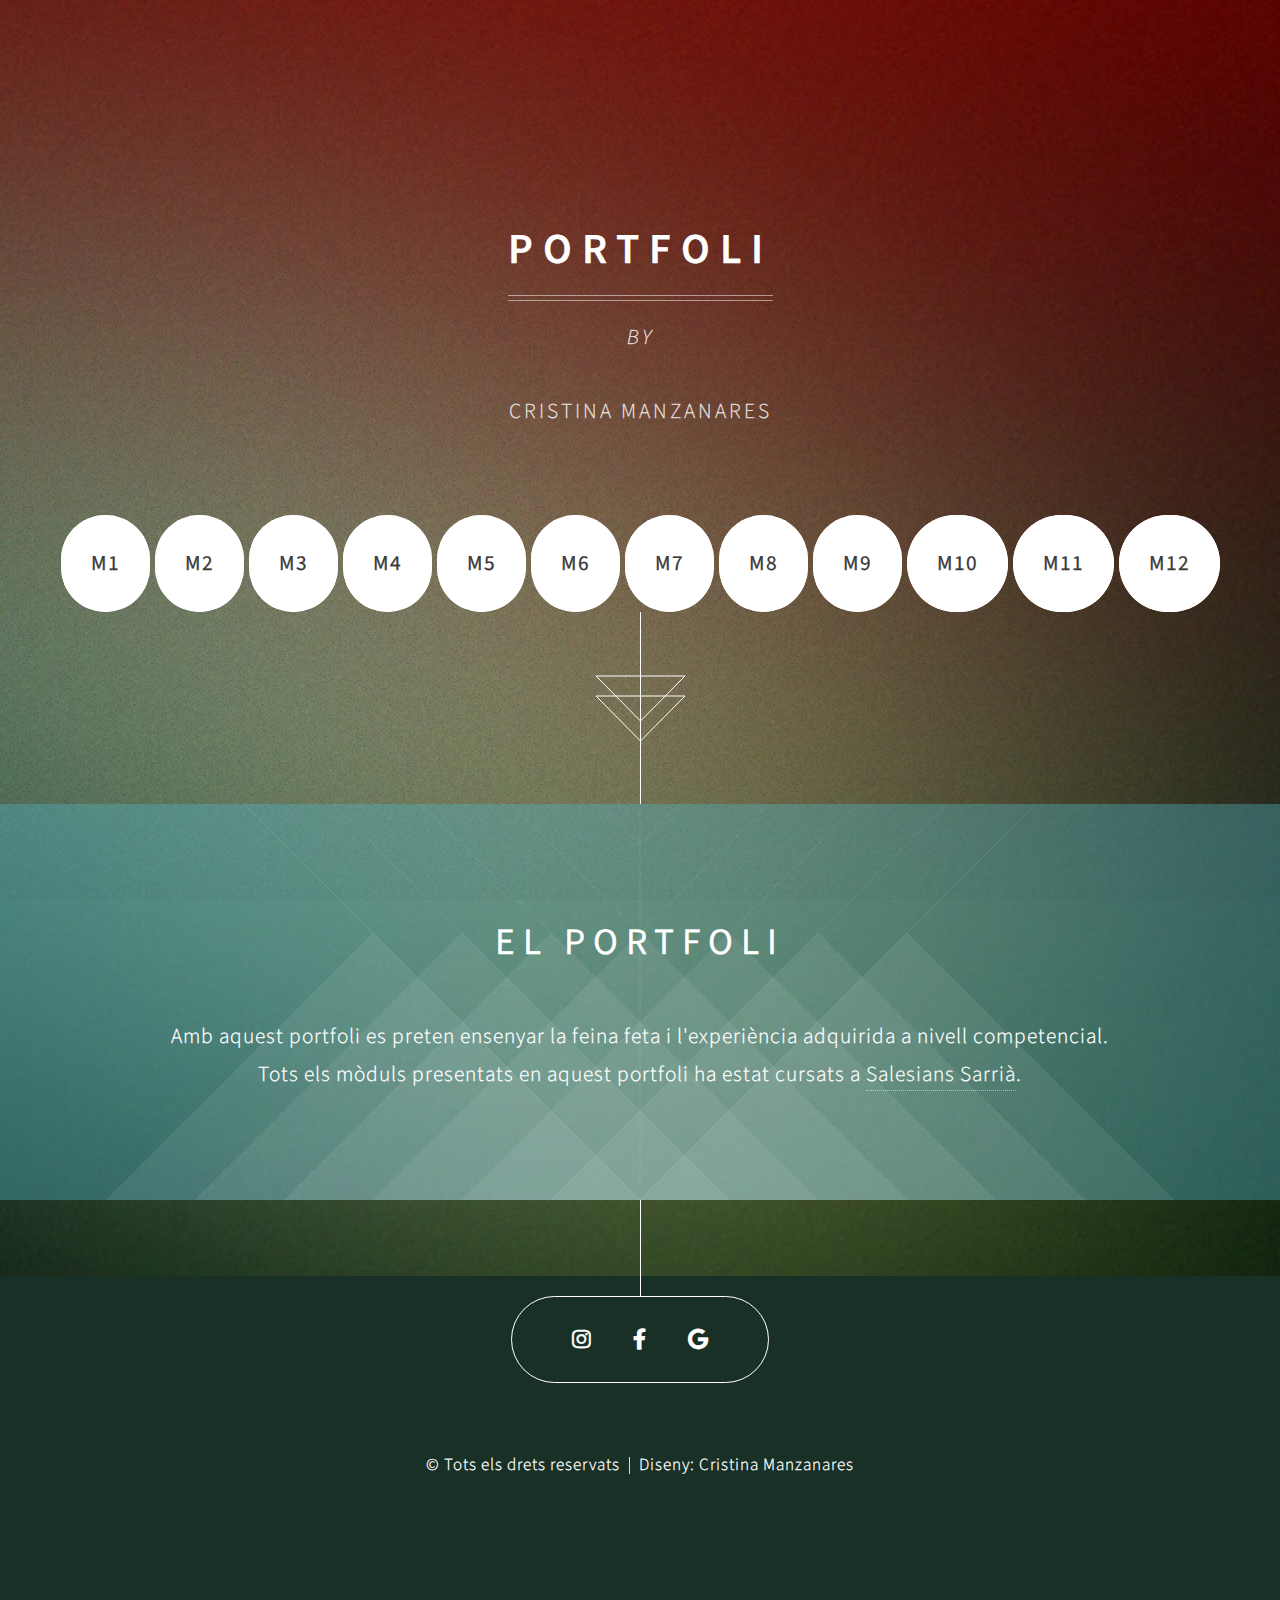
<file: index.html>
<!DOCTYPE HTML>
<!--
	Overflow by HTML5 UP
	html5up.net | @ajlkn
	Free for personal and commercial use under the CCA 3.0 license (html5up.net/license)
-->
<html>
	<head>
		<title>M12-Cristina</title>
		<meta charset="utf-8" />
		<meta name="viewport" content="width=device-width, initial-scale=1, user-scalable=no" />
		<link rel="stylesheet" href="assets/css/main.css" />
		<link rel="icon" href="images/icono-hoja.png">
		<noscript><link rel="stylesheet" href="assets/css/noscript.css" /></noscript>
	</head>
	<body class="is-preload">

		<!-- Header -->
			<section id="header">
				<header>
					<h1>Portfoli</h1>
					<p><i>by</i><br></br>Cristina Manzanares</p>
				</header>
				<footer>
					<a href="M1.html" class="button style2 scrolly-middle">M1</a>
					<a href="M2.html" class="button style2 scrolly-middle">M2</a>
					<a href="M3.html" class="button style2 scrolly-middle">M3</a>
					<a href="M4.html" class="button style2 scrolly-middle">M4</a>
					<a href="M5.html" class="button style2 scrolly-middle">M5</a>
					<a href="M6.html" class="button style2 scrolly-middle">M6</a>
					<a href="M7.html" class="button style2 scrolly-middle">M7</a>
					<a href="M8.html" class="button style2 scrolly-middle">M8</a>
					<a href="M9.html" class="button style2 scrolly-middle">M9</a>
					<a href="M10.html" class="button style2 scrolly-middle">M10</a>
					<a href="M11.html" class="button style2 scrolly-middle">M11</a>
					<a href="M12.html" class="button style2 scrolly-middle">M12</a>
				</footer>
			</section>

		<!-- Banner -->
			<section id="banner">
				<header>
					<h2>El Portfoli</h2>
				</header>
				<p>Amb aquest portfoli es preten ensenyar la feina feta i l'experiència adquirida a nivell competencial.<br />
				Tots els mòduls presentats en aquest portfoli ha estat cursats a <a href="https://www.salesianssarria.com/" target="_blank">Salesians Sarrià</a>.</p>
			</section>

		<section id="footer">
			<ul class="icons">
				<li><a href="https://www.instagram.com/crisdejajas/" target="_blank" class="icon brands fa-instagram"><span class="label">Twitter</span></a></li>
				<li><a href="https://www.facebook.com/profile.php?id=100009607725946" class="icon brands fa-facebook-f"><span class="label">Facebook</span></a></li>
				<li><a href="mailto:crima1712@gmail.com?Subject=Hola%20Cris,%20molt%20guay%20el%20portfoli" class="icon brands fa-google"></a><span class="label"></span></a></li>
			</ul>
			<div class="copyright">
				<ul class="menu">
					<li>&copy; Tots els drets reservats</li><li>Diseny: Cristina Manzanares</li>
				</ul>
			</div>
		</section>

		<!-- Scripts -->
			<script src="assets/js/jquery.min.js"></script>
			<script src="assets/js/jquery.scrolly.min.js"></script>
			<script src="assets/js/jquery.poptrox.min.js"></script>
			<script src="assets/js/browser.min.js"></script>
			<script src="assets/js/breakpoints.min.js"></script>
			<script src="assets/js/util.js"></script>
			<script src="assets/js/main.js"></script>

	</body>
</html>
</file>
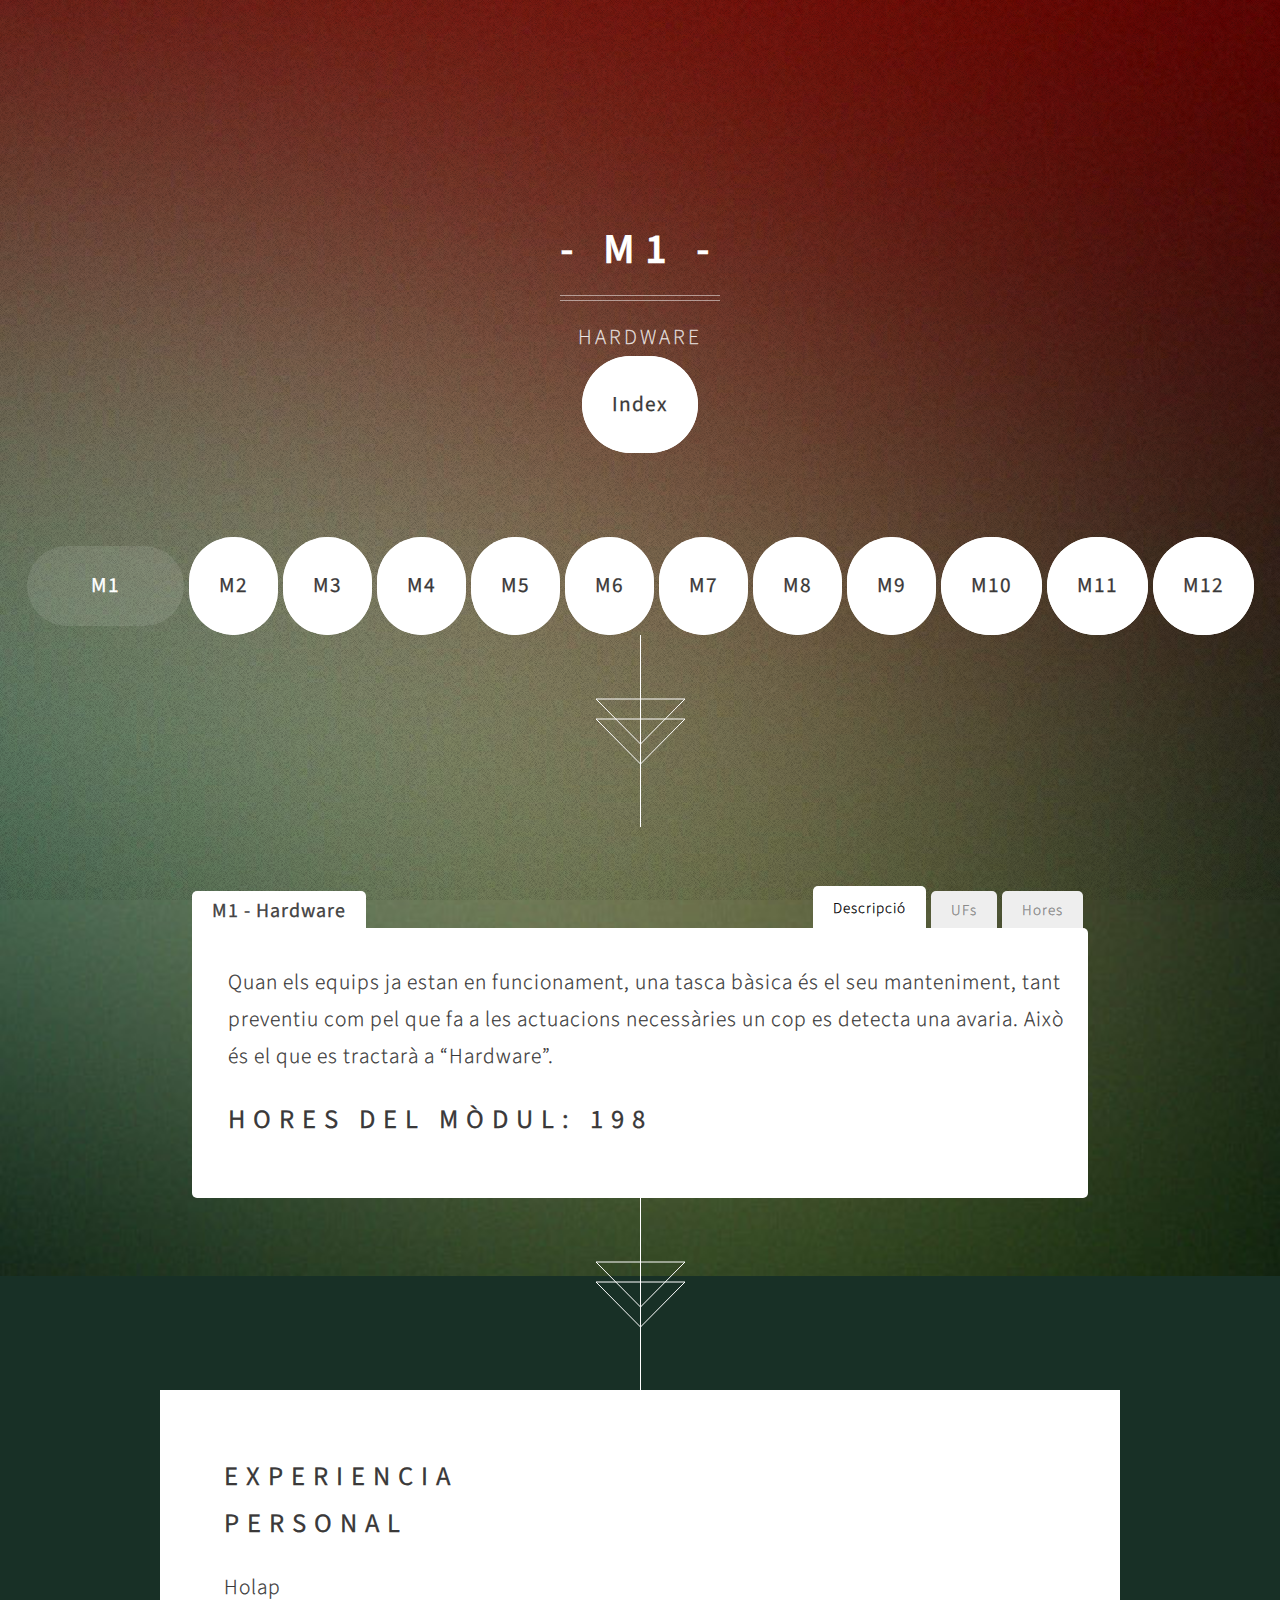
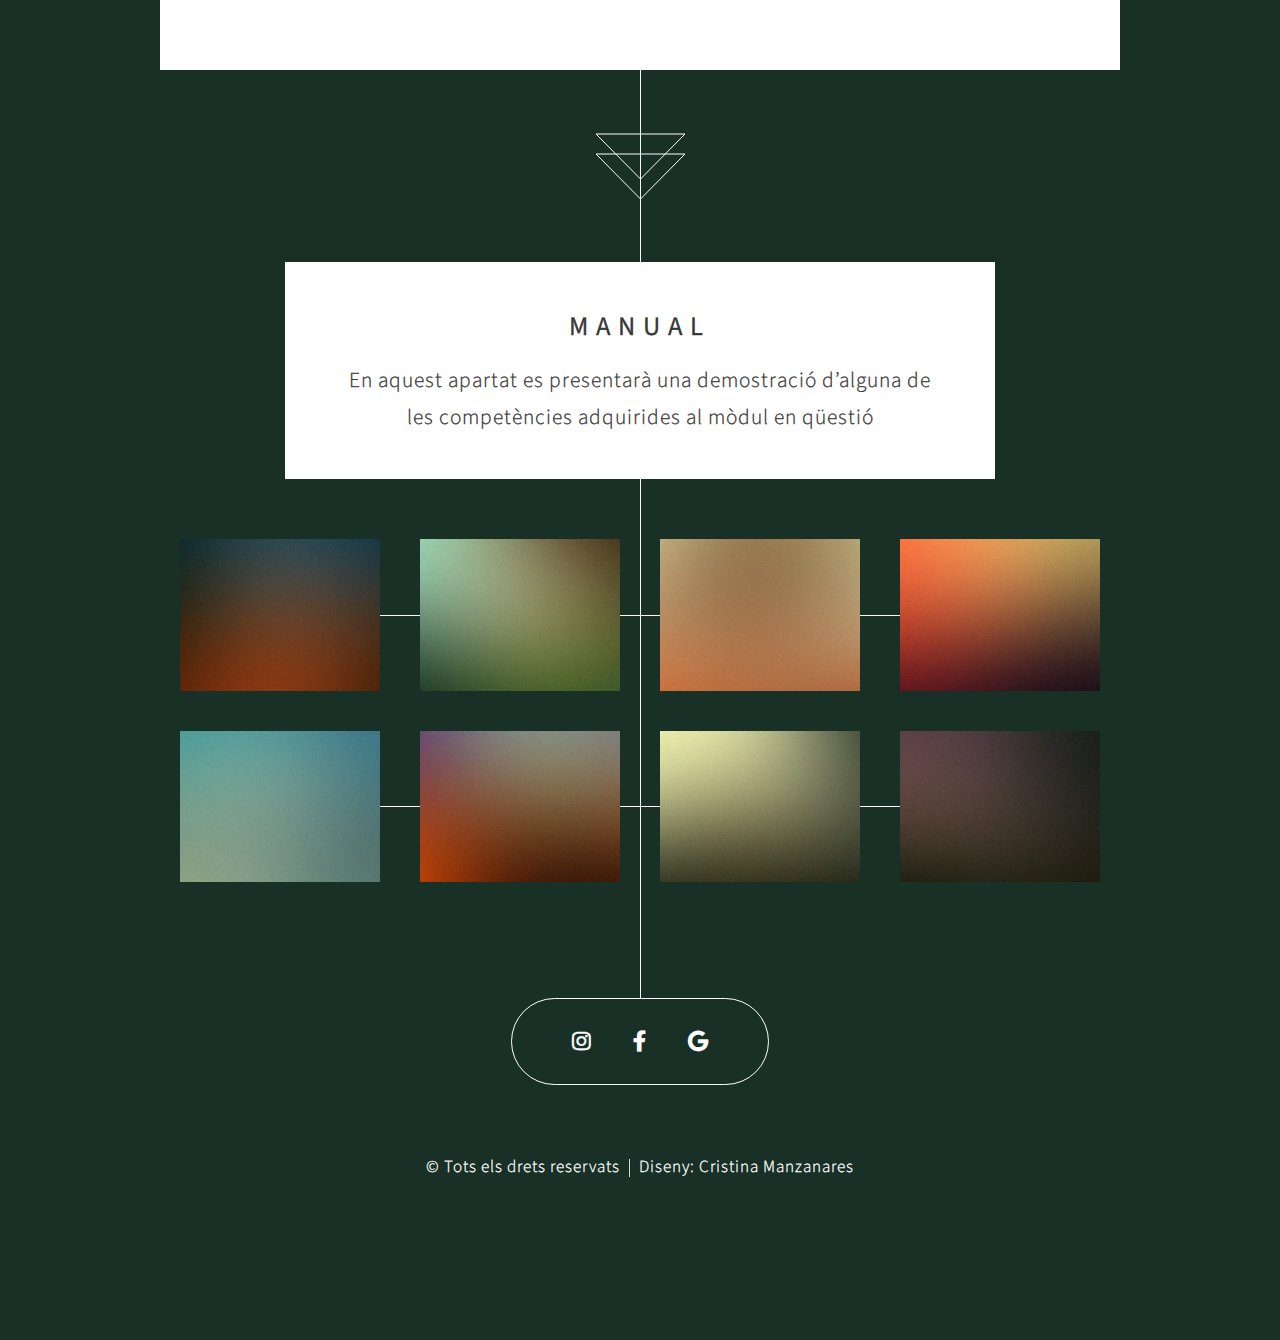
<file: M1.html>
<!DOCTYPE HTML>
<html>
	<head>
		<title>M12-Cristina</title>
		<meta charset="utf-8" />
		<meta name="viewport" content="width=device-width, initial-scale=1, user-scalable=no" />
		<link rel="stylesheet" href="assets/css/main.css" />
		<link rel="icon" href="images/icono-hoja.png">
		<noscript><link rel="stylesheet" href="assets/css/noscript.css" /></noscript>
	</head>
	<body class="is-preload">

		<!-- Header -->
			<section id="header">
				<header>
					<h1>- M1 -</h1>
                    <p>Hardware	</p>
                    <div><a href="index.html" class="button style2 scrolly">Index</a></div>
                </header>
				<footer>
                    <a href="#" class="button style5 scrolly-middle">M1</a>
					<a href="M2.html" class="button style2 scrolly-middle">M2</a>
					<a href="M3.html" class="button style2 scrolly-middle">M3</a>
					<a href="M4.html" class="button style2 scrolly-middle">M4</a>
					<a href="M5.html" class="button style2 scrolly-middle">M5</a>
					<a href="M6.html" class="button style2 scrolly-middle">M6</a>
					<a href="M7.html" class="button style2 scrolly-middle">M7</a>
					<a href="M8.html" class="button style2 scrolly-middle">M8</a>
					<a href="M9.html" class="button style2 scrolly-middle">M9</a>
					<a href="M10.html" class="button style2 scrolly-middle">M10</a>
					<a href="M11.html" class="button style2 scrolly-middle">M11</a>
					<a href="M12.html" class="button style2 scrolly-middle">M12</a>
				</footer>
            </section>
            
		<!-- Feature 1 -->
			
				<div id="contenedor">

					<input id="tab-3" type="radio" name="radio-set" class="tab-selector-3" />
					<label for="tab-3" class="tab-label-3">Hores</label>
					
					<input id="tab-2" type="radio" name="radio-set" class="tab-selector-2" />
					<label for="tab-2" class="tab-label-2">UFs</label>

					<input id="tab-1" type="radio" name="radio-set" class="tab-selector-1" checked="checked" />
					<label for="tab-1" class="tab-label-1">Descripció</label>
					
					<input id="name-modul" type="radio" name="radio-set" class="tab-selector-5" />
					<label class="name-modulhaha"><strong><m> M1 - Hardware</m></strong></label>

					<div class="content">
						<div class="content-1">
							<p class="Descripció">Quan els equips ja estan en funcionament, una tasca bàsica és el seu manteniment, tant preventiu com pel que fa a les actuacions necessàries un cop es detecta una avaria. Això és el que es tractarà a “Hardware”.</p>
                            <h2>Hores del mòdul: 198</h2>
                        </div>
                        <div class="content-2">
							<body>
								<table class="uf">
									<head>
									  <tr> 
										<th class="uf"> UF 1 </th>
										<th class="uf"> UF 2 </th>
										<th class="uf"> UF 3 </th>
										<th class="uf"> UF 4 </th>
										<th class="uf"> UF 5 </th>
										<th class="uf"> UF 6 </th>
									  </tr>
									</head>
									<body>
									  <tr> 
										<td class="uf">Electricitat a l’ordinador</td>
										<td class="uf">Components d’un equip microinformàtic</td>
										<td class="uf">Muntatge d’un equip microinformàtic</td>
										<td class="uf">Noves tendències de muntatge</td>
										<td class="uf">Manteniment d’equips microinformàtics</td>
										<td class="uf">Instal·lació de programari</td>
									  </tr>
									</body>
								  </table>
							</body>
						</div>
						<div class="content-3">
							<body>
								<table class="uf">
									<head>
									  <tr> 
										<th class="uf"><h2>UF1</h2></th>
										<th class="uf"><h2>UF2</h2></th>
										<th class="uf"><h2>UF3</h2></th>
										<th class="uf"><h2>UF4</h2></th>
										<th class="uf"><h2>UF5</h2></th>
										<th class="uf"><h2>UF6</h2></th>
									  </tr>
									</head>
									<body>
									  <tr> 
										<td class="uf">25 hores</td>
										<td class="uf">28 hores</td>
										<td class="uf">28 hores</td>
										<td class="uf">28 hores</td>
										<td class="uf">28 hores</td>
										<td class="uf">28 hores</td>
									  </tr>
									</body>
								  </table>
							</body>
						</div>
					</div>
				</div>
	
		<!-- Feature 5 -->
		<article id="five" class="container box style1 left">
			<div class="inner">
				<header>
					<h2>Experiencia personal</h2>
				</header>
				<p>Holap</p>
			</div>
		</article>

		<!-- Portfolio -->
			<article class="container box style2">
				<header>
					<h2>Manual</h2>
					<p>En aquest apartat es presentarà una demostració d’alguna de<br />
                        les competències adquirides al mòdul en qüestió</p>
				</header>
				<div class="inner gallery">
					<div class="row gtr-0">
						<div class="col-3 col-12-mobile"><a href="images/fulls/01.jpg" class="image fit"><img src="images/thumbs/01.jpg" alt="" title="Ad infinitum" /></a></div>
						<div class="col-3 col-12-mobile"><a href="images/fulls/02.jpg" class="image fit"><img src="images/thumbs/02.jpg" alt="" title="Dressed in Clarity" /></a></div>
						<div class="col-3 col-12-mobile"><a href="images/fulls/03.jpg" class="image fit"><img src="images/thumbs/03.jpg" alt="" title="Raven" /></a></div>
						<div class="col-3 col-12-mobile"><a href="images/fulls/04.jpg" class="image fit"><img src="images/thumbs/04.jpg" alt="" title="I'll have a cup of Disneyland, please" /></a></div>
					</div>
					<div class="row gtr-0">
						<div class="col-3 col-12-mobile"><a href="images/fulls/05.jpg" class="image fit"><img src="images/thumbs/05.jpg" alt="" title="Cherish" /></a></div>
						<div class="col-3 col-12-mobile"><a href="images/fulls/06.jpg" class="image fit"><img src="images/thumbs/06.jpg" alt="" title="Different." /></a></div>
						<div class="col-3 col-12-mobile"><a href="images/fulls/07.jpg" class="image fit"><img src="images/thumbs/07.jpg" alt="" title="History was made here" /></a></div>
						<div class="col-3 col-12-mobile"><a href="images/fulls/08.jpg" class="image fit"><img src="images/thumbs/08.jpg" alt="" title="People come and go and walk away" /></a></div>
					</div>
				</div>
			</article>

		<section id="footer">
			<ul class="icons">
				<li><a href="https://www.instagram.com/crisdejajas/" target="_blank" class="icon brands fa-instagram"><span class="label">Twitter</span></a></li>
				<li><a href="https://www.facebook.com/profile.php?id=100009607725946" target="_blank" class="icon brands fa-facebook-f"><span class="label">Facebook</span></a></li>
				<li><a href="mailto:crima1712@gmail.com?Subject=Hola%20Cris,%20molt%20guay%20el%20portfoli" target="_blank" class="icon brands fa-google"></a><span class="label"></span></a></li>
			</ul>
			<div class="copyright">
				<ul class="menu">
					<li>&copy; Tots els drets reservats</li><li>Diseny: Cristina Manzanares</li>
				</ul>
			</div>
		</section>

		<!-- Scripts -->
			<script src="assets/js/jquery.min.js"></script>
			<script src="assets/js/jquery.scrolly.min.js"></script>
			<script src="assets/js/jquery.poptrox.min.js"></script>
			<script src="assets/js/browser.min.js"></script>
			<script src="assets/js/breakpoints.min.js"></script>
			<script src="assets/js/util.js"></script>
			<script src="assets/js/main.js"></script>
	</body>
</html>
</file>
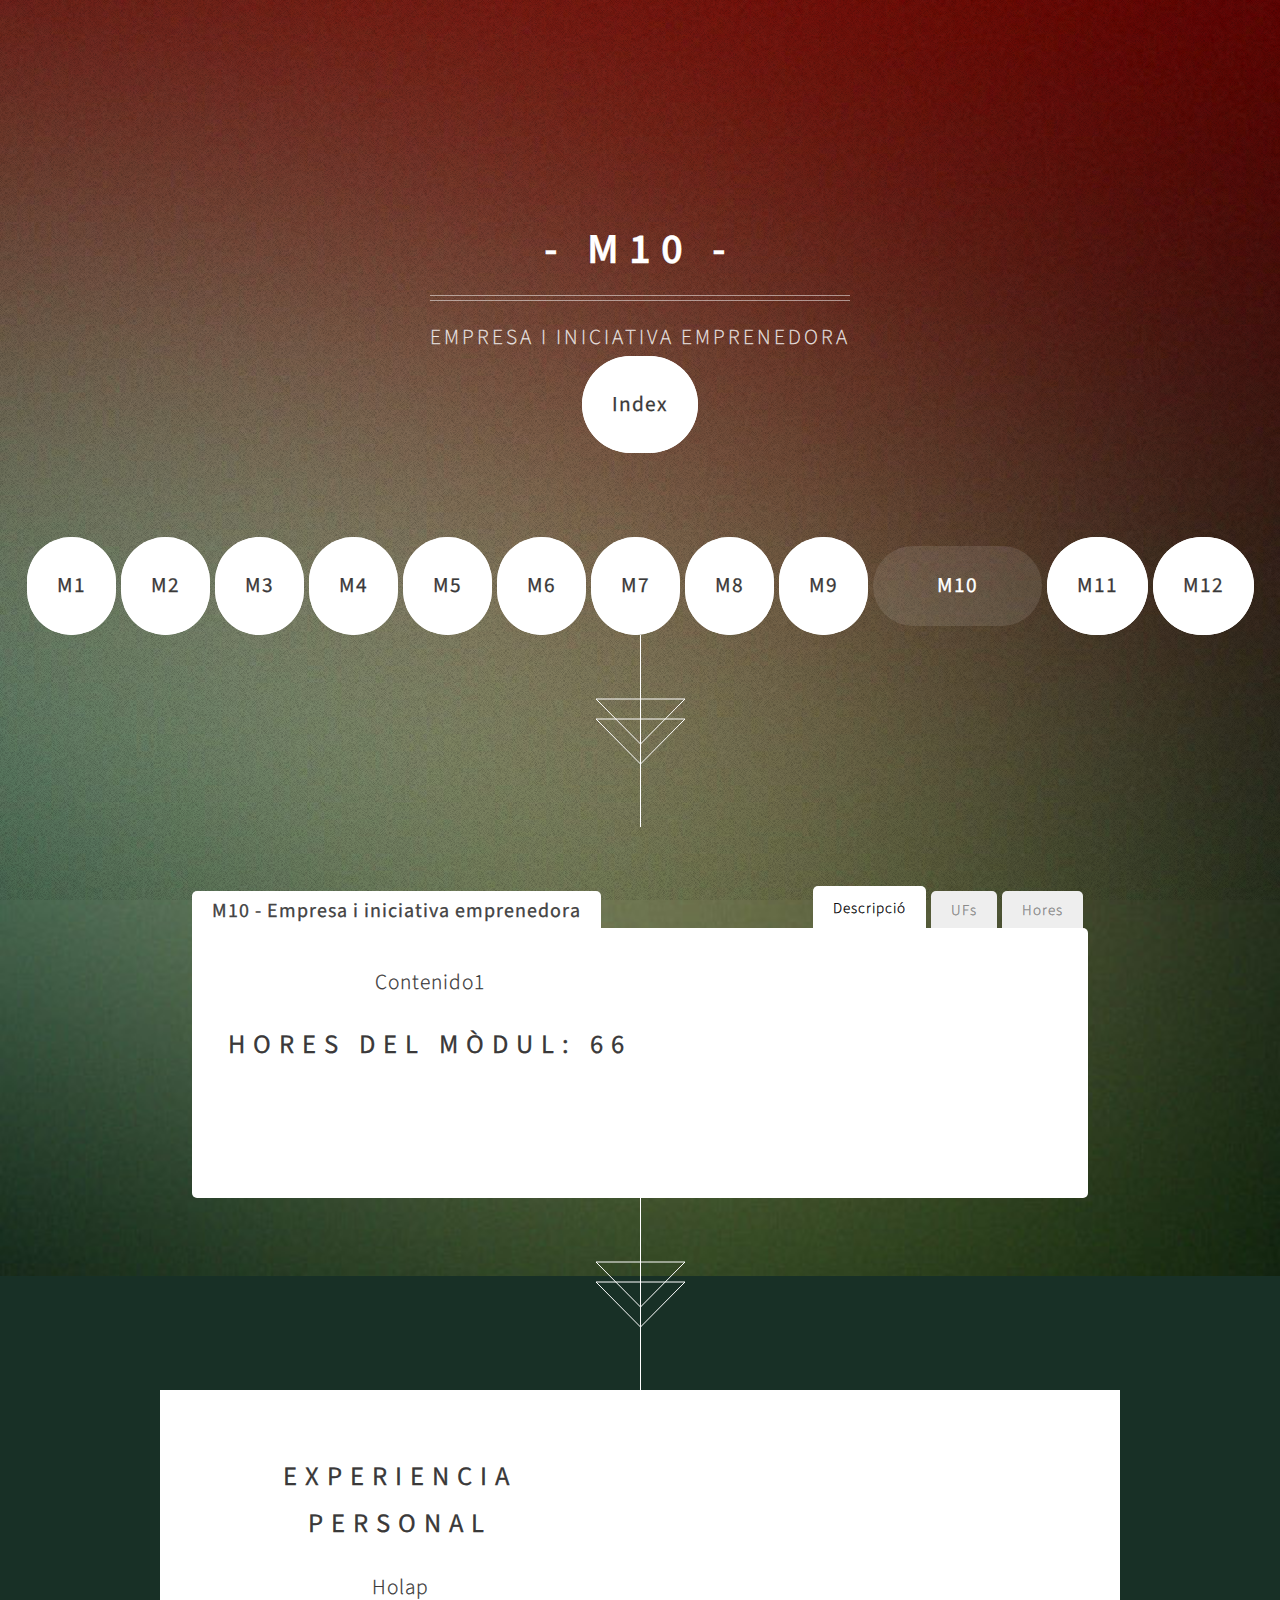
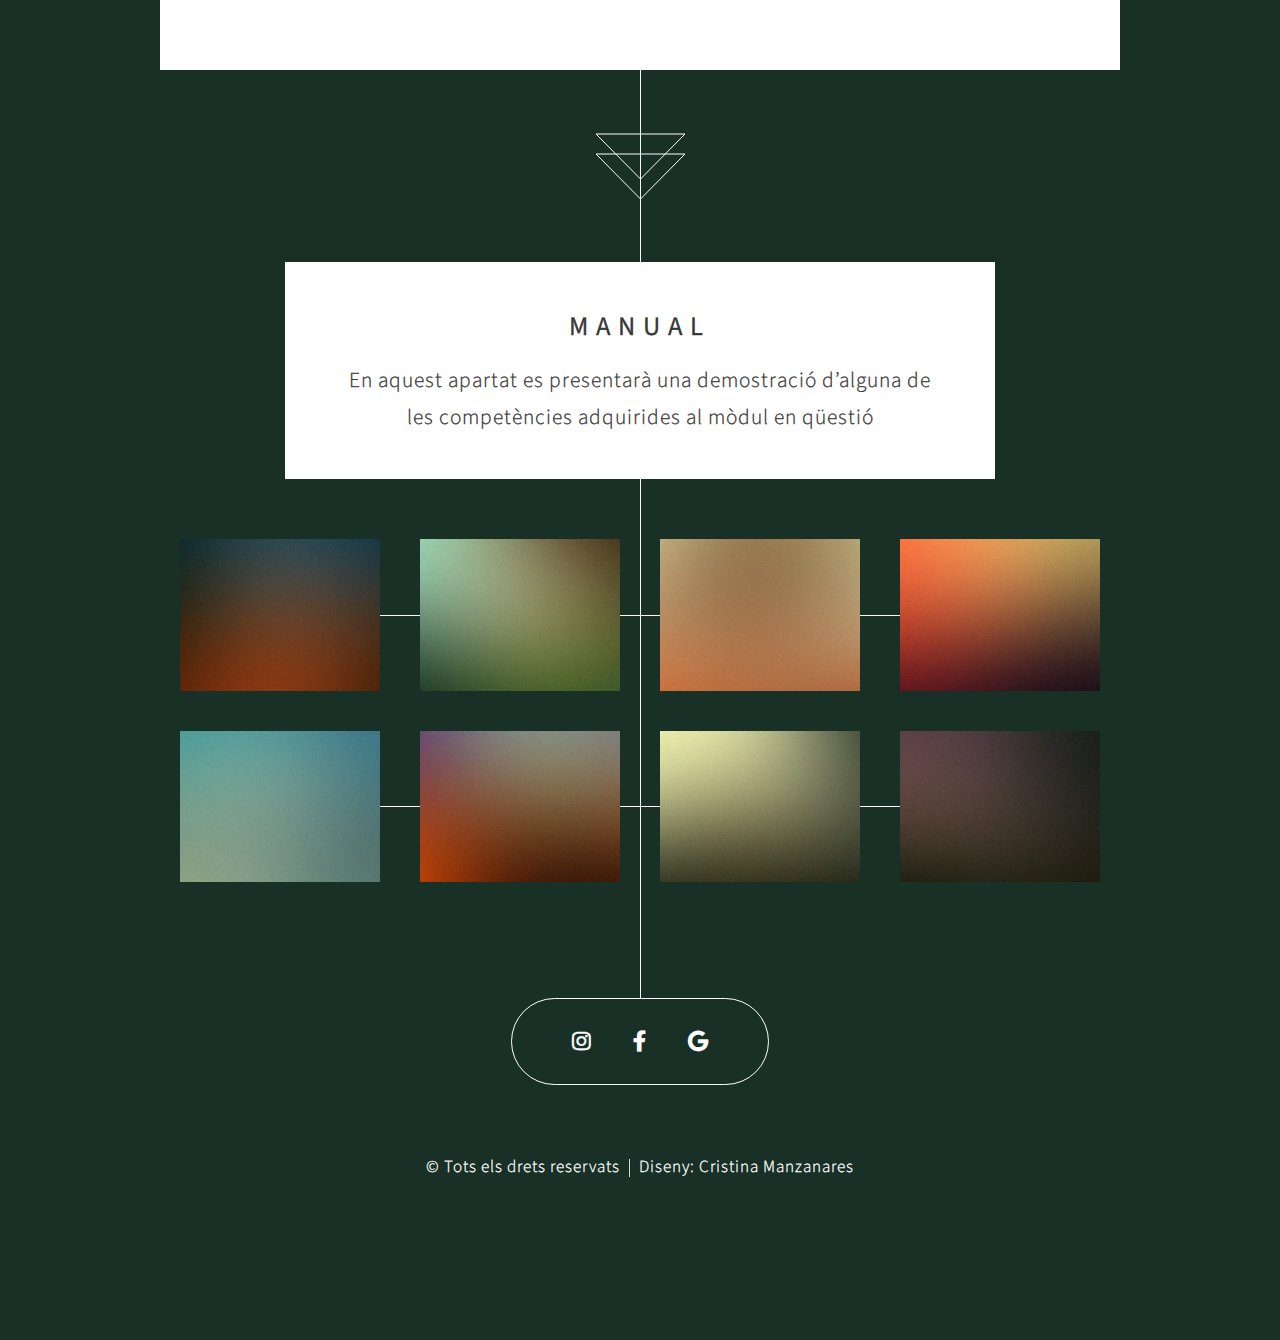
<file: M10.html>
<!DOCTYPE HTML>
<html>
	<head>
		<title>M12-Cristina</title>
		<meta charset="utf-8" />
		<meta name="viewport" content="width=device-width, initial-scale=1, user-scalable=no" />
		<link rel="stylesheet" href="assets/css/main.css" />
		<link rel="icon" href="images/icono-hoja.png">
		<noscript><link rel="stylesheet" href="assets/css/noscript.css" /></noscript>
	</head>
	<body class="is-preload">

		<!-- Header -->
			<section id="header">
				<header>
					<h1>- M10 -</h1>
                    <p>Empresa i iniciativa emprenedora</p>
                    <div><a href="index.html" class="button style2 scrolly">Index</a></div>
                </header>
				<footer>
                    <a href="M1.html" class="button style2 scrolly-middle">M1</a>
					<a href="M2.html" class="button style2 scrolly-middle">M2</a>
					<a href="M3.html" class="button style2 scrolly-middle">M3</a>
					<a href="M4.html" class="button style2 scrolly-middle">M4</a>
					<a href="M5.html" class="button style2 scrolly-middle">M5</a>
					<a href="M6.html" class="button style2 scrolly-middle">M6</a>
					<a href="M7.html" class="button style2 scrolly-middle">M7</a>
					<a href="M8.html" class="button style2 scrolly-middle">M8</a>
					<a href="M9.html" class="button style2 scrolly-middle">M9</a>
					<a href="#" class="button style5 scrolly-middle">M10</a>
					<a href="M11.html" class="button style2 scrolly-middle">M11</a>
					<a href="M12.html" class="button style2 scrolly-middle">M12</a>
				</footer>
            </section>
            
		<!-- Feature 1 -->
			
				<div id="contenedor">

					<input id="tab-3" type="radio" name="radio-set" class="tab-selector-3" />
					<label for="tab-3" class="tab-label-3">Hores</label>
					
					<input id="tab-2" type="radio" name="radio-set" class="tab-selector-2" />
					<label for="tab-2" class="tab-label-2">UFs</label>

					<input id="tab-1" type="radio" name="radio-set" class="tab-selector-1" checked="checked" />
					<label for="tab-1" class="tab-label-1">Descripció</label>
					
					<input id="name-modul" type="radio" name="radio-set" class="tab-selector-5" />
					<label class="name-modulhaha"><strong><m> M10 - Empresa i iniciativa emprenedora</m></strong></label>

					<div class="content">
						<div class="content-1">
                            <p>Contenido1</p>
                            <h2>Hores del mòdul: 66</h2>
						</div>
                        <div class="content-2">
							<body>
								<table class="uf">
									<head>
									  <tr> 
										<th class="uf">UF 1</th>
									  </tr>
									</head>
									<body>
									  <tr> 
										<td class="uf">Empresa i iniciativa emprenedora </td>
									  </tr>
									</body>
								  </table>
							</body>
						</div>
						<div align="center" class="content-3">
							<body align="center">
								<table align="center" class="uf">
									<head align="center">
									  <tr align="center"> 
										<th class="uf"><h2>UF1</h2></th>
									  </tr>
									</head>
									<body>
									  <tr> 
										<td class="uf">66 horesju</td>
									  </tr>
									</body>
								  </table>
							</body>
						</div>
						<div class="content-4">
							<p>Contenido4</p>
						</div>
					</div>
				</div>
	
		<!-- Feature 5 -->
		<article id="five" class="container box style1 left">
			<div class="inner">
				<header>
					<h2>Experiencia personal</h2>
				</header>
				<p>Holap</p>
			</div>
		</article>

		<!-- Portfolio -->
			<article class="container box style2">
				<header>
					<h2>Manual</h2>
					<p>En aquest apartat es presentarà una demostració d’alguna de<br />
                        les competències adquirides al mòdul en qüestió</p>
				</header>
				<div class="inner gallery">
					<div class="row gtr-0">
						<div class="col-3 col-12-mobile"><a href="images/fulls/01.jpg" class="image fit"><img src="images/thumbs/01.jpg" alt="" title="Ad infinitum" /></a></div>
						<div class="col-3 col-12-mobile"><a href="images/fulls/02.jpg" class="image fit"><img src="images/thumbs/02.jpg" alt="" title="Dressed in Clarity" /></a></div>
						<div class="col-3 col-12-mobile"><a href="images/fulls/03.jpg" class="image fit"><img src="images/thumbs/03.jpg" alt="" title="Raven" /></a></div>
						<div class="col-3 col-12-mobile"><a href="images/fulls/04.jpg" class="image fit"><img src="images/thumbs/04.jpg" alt="" title="I'll have a cup of Disneyland, please" /></a></div>
					</div>
					<div class="row gtr-0">
						<div class="col-3 col-12-mobile"><a href="images/fulls/05.jpg" class="image fit"><img src="images/thumbs/05.jpg" alt="" title="Cherish" /></a></div>
						<div class="col-3 col-12-mobile"><a href="images/fulls/06.jpg" class="image fit"><img src="images/thumbs/06.jpg" alt="" title="Different." /></a></div>
						<div class="col-3 col-12-mobile"><a href="images/fulls/07.jpg" class="image fit"><img src="images/thumbs/07.jpg" alt="" title="History was made here" /></a></div>
						<div class="col-3 col-12-mobile"><a href="images/fulls/08.jpg" class="image fit"><img src="images/thumbs/08.jpg" alt="" title="People come and go and walk away" /></a></div>
					</div>
				</div>
			</article>

		<section id="footer">
			<ul class="icons">
				<li><a href="https://www.instagram.com/crisdejajas/" target="_blank" class="icon brands fa-instagram"><span class="label">Twitter</span></a></li>
				<li><a href="https://www.facebook.com/profile.php?id=100009607725946"  target="_blank" class="icon brands fa-facebook-f"><span class="label">Facebook</span></a></li>
				<li><a href="mailto:crima1712@gmail.com?Subject=Hola%20Cris,%20molt%20guay%20el%20portfoli"  target="_blank" class="icon brands fa-google"></a><span class="label"></span></a></li>
			</ul>
			<div class="copyright">
				<ul class="menu">
					<li>&copy; Tots els drets reservats</li><li>Diseny: Cristina Manzanares</li>
				</ul>
			</div>
		</section>

		<!-- Scripts -->
			<script src="assets/js/jquery.min.js"></script>
			<script src="assets/js/jquery.scrolly.min.js"></script>
			<script src="assets/js/jquery.poptrox.min.js"></script>
			<script src="assets/js/browser.min.js"></script>
			<script src="assets/js/breakpoints.min.js"></script>
			<script src="assets/js/util.js"></script>
			<script src="assets/js/main.js"></script>

	</body>
</html>
</file>
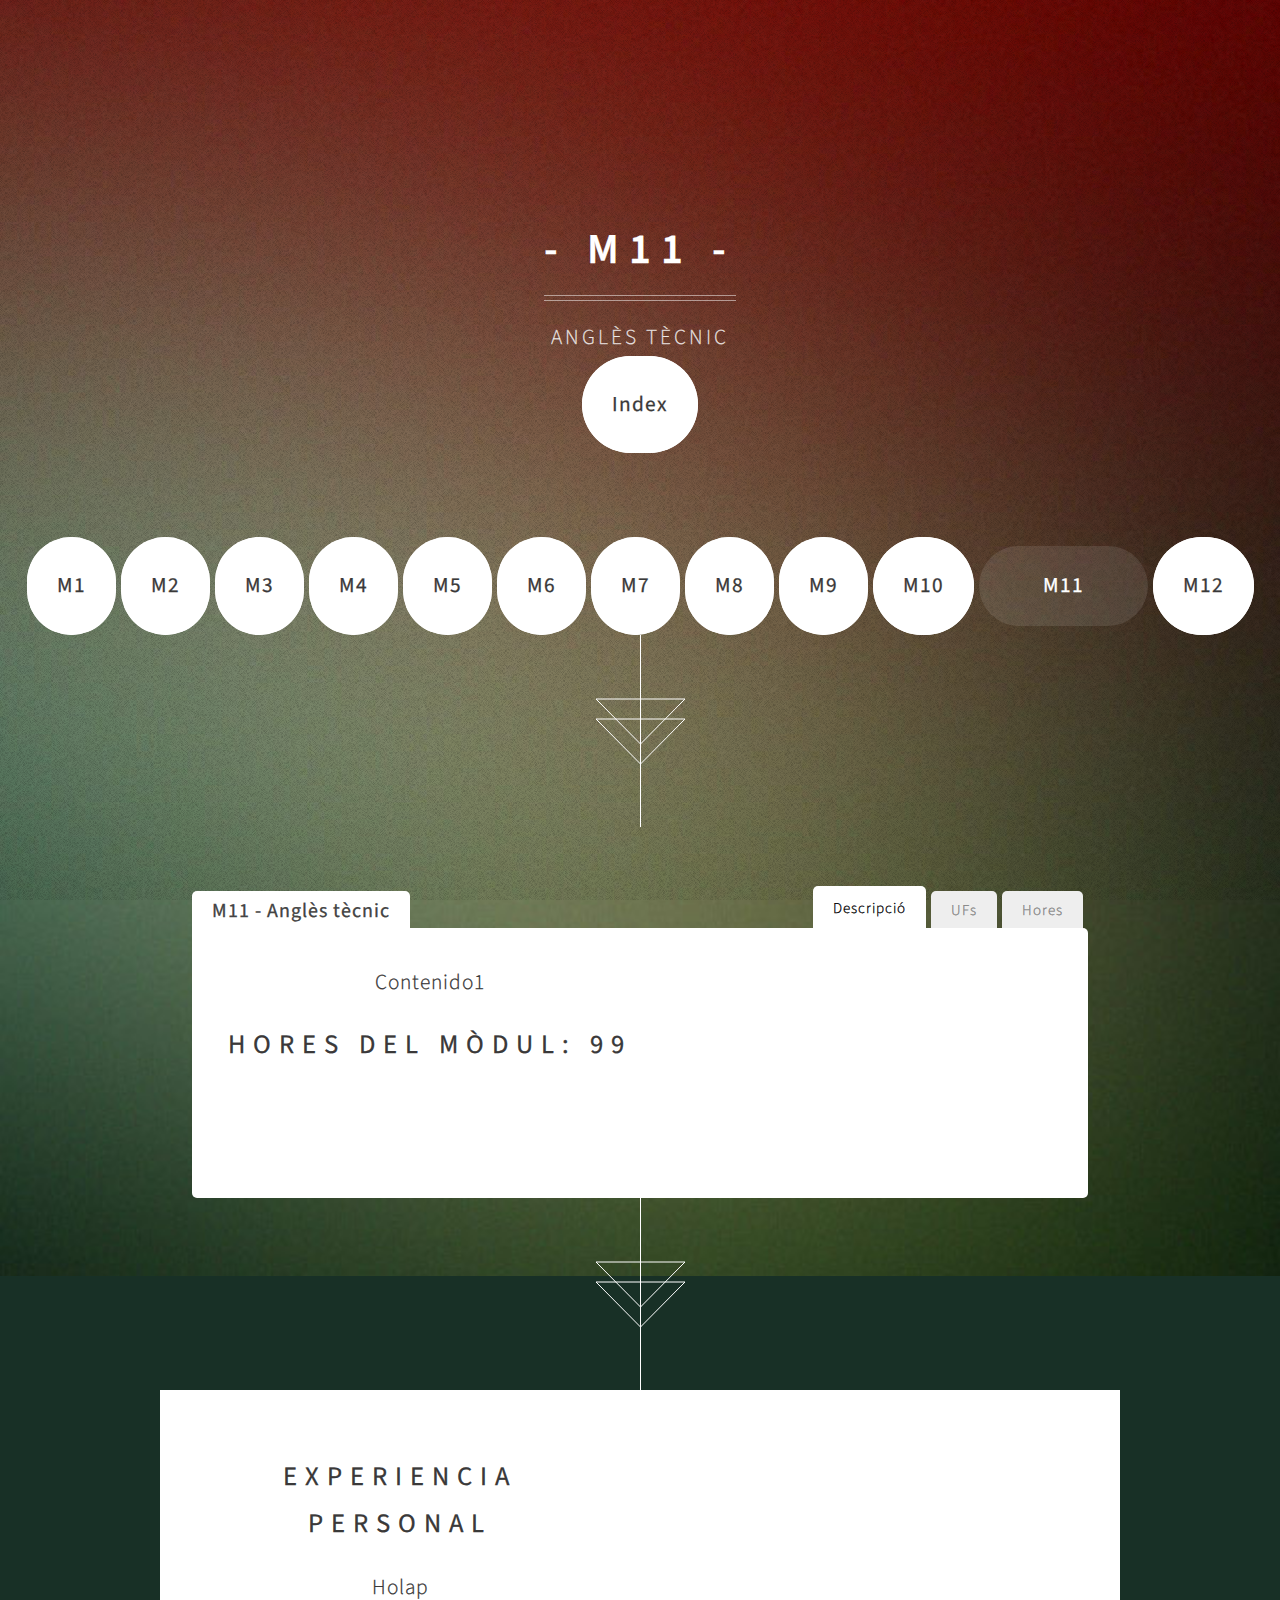
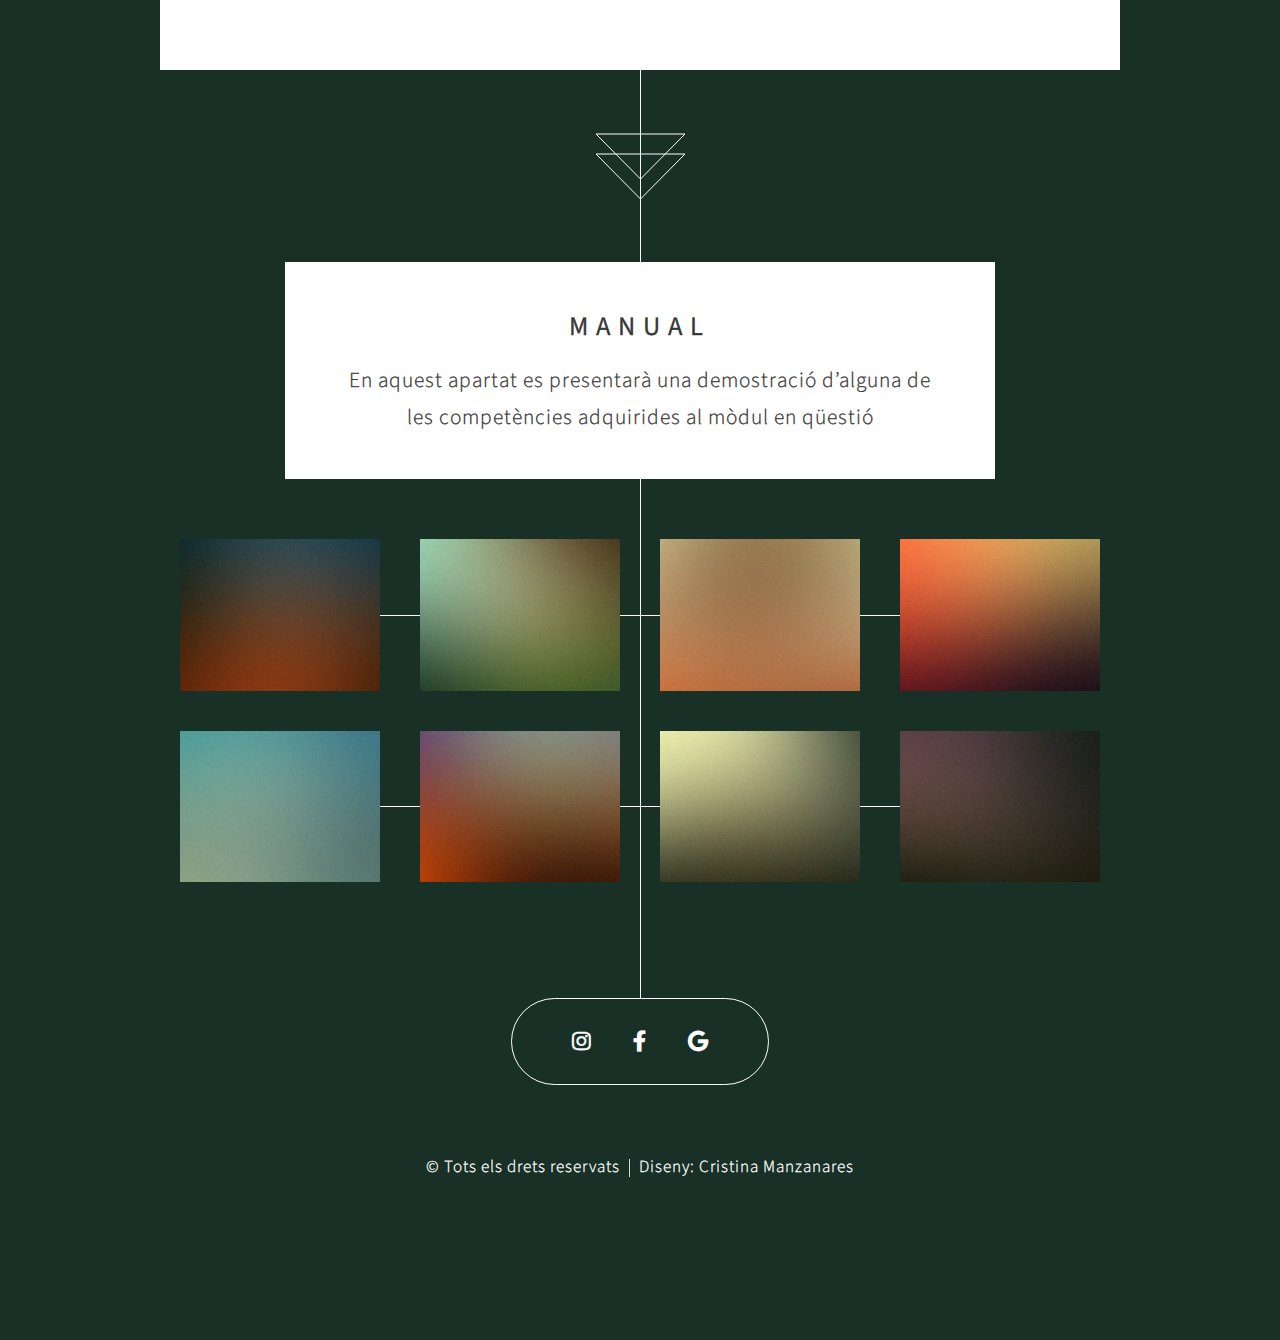
<file: M11.html>
<!DOCTYPE HTML>
<html>
	<head>
		<title>M12-Cristina</title>
		<meta charset="utf-8" />
		<meta name="viewport" content="width=device-width, initial-scale=1, user-scalable=no" />
		<link rel="stylesheet" href="assets/css/main.css" />
		<link rel="icon" href="images/icono-hoja.png">
		<noscript><link rel="stylesheet" href="assets/css/noscript.css" /></noscript>
	</head>
	<body class="is-preload">

		<!-- Header -->
			<section id="header">
				<header>
					<h1>- M11 -</h1>
                    <p>Anglès tècnic</p>
                    <div><a href="index.html" class="button style2 scrolly">Index</a></div>
                </header>
				<footer>
                    <a href="M1.html" class="button style2 scrolly-middle">M1</a>
					<a href="M2.html" class="button style2 scrolly-middle">M2</a>
					<a href="M3.html" class="button style2 scrolly-middle">M3</a>
					<a href="M4.html" class="button style2 scrolly-middle">M4</a>
					<a href="M5.html" class="button style2 scrolly-middle">M5</a>
					<a href="M6.html" class="button style2 scrolly-middle">M6</a>
					<a href="M7.html" class="button style2 scrolly-middle">M7</a>
					<a href="M8.html" class="button style2 scrolly-middle">M8</a>
					<a href="M9.html" class="button style2 scrolly-middle">M9</a>
					<a href="M10.html" class="button style2 scrolly-middle">M10</a>
					<a href="#" class="button style5 scrolly-middle">M11</a>
					<a href="M12.html" class="button style2 scrolly-middle">M12</a>
				</footer>
            </section>
            
		<!-- Feature 1 -->
			
				<div id="contenedor">

					<input id="tab-3" type="radio" name="radio-set" class="tab-selector-3" />
					<label for="tab-3" class="tab-label-3">Hores</label>
					
					<input id="tab-2" type="radio" name="radio-set" class="tab-selector-2" />
					<label for="tab-2" class="tab-label-2">UFs</label>

					<input id="tab-1" type="radio" name="radio-set" class="tab-selector-1" checked="checked" />
					<label for="tab-1" class="tab-label-1">Descripció</label>
					
					<input id="name-modul" type="radio" name="radio-set" class="tab-selector-5" />
					<label class="name-modulhaha"><strong><m> M11 - Anglès tècnic</m></strong></label>

					<div class="content">
						<div class="content-1">
                            <p>Contenido1</p>
                            <h2>Hores del mòdul: 99</h2>
						</div>
                        <div class="content-2">
							<body>
								<table class="uf">
									<head>
									  <tr> 
										<th class="uf"> UF 1 </th>
									  </tr>
									</head>
									<body>
									  <tr> 
										<td class="uf">Anglès tècnic</td>
									  </tr>
									</body>
								  </table>
							</body>
						</div>
						<div align="center" class="content-3">
							<body align="center">
								<table align="center" class="uf">
									<head align="center">
									  <tr align="center"> 
										<th class="uf"><h2>UF1</h2></th>
									  </tr>
									</head>
									<body>
									  <tr> 
										<td class="uf">99 hores</td>
									  </tr>
									</body>
								  </table>
							</body>
						</div>
						<div class="content-4">
							<p>Contenido4</p>
						</div>
					</div>
				</div>
	
		<!-- Feature 5 -->
		<article id="five" class="container box style1 left">
			<div class="inner">
				<header>
					<h2>Experiencia personal</h2>
				</header>
				<p>Holap</p>
			</div>
		</article>

		<!-- Portfolio -->
			<article class="container box style2">
				<header>
					<h2>Manual</h2>
					<p>En aquest apartat es presentarà una demostració d’alguna de<br />
                        les competències adquirides al mòdul en qüestió</p>
				</header>
				<div class="inner gallery">
					<div class="row gtr-0">
						<div class="col-3 col-12-mobile"><a href="images/fulls/01.jpg" class="image fit"><img src="images/thumbs/01.jpg" alt="" title="Ad infinitum" /></a></div>
						<div class="col-3 col-12-mobile"><a href="images/fulls/02.jpg" class="image fit"><img src="images/thumbs/02.jpg" alt="" title="Dressed in Clarity" /></a></div>
						<div class="col-3 col-12-mobile"><a href="images/fulls/03.jpg" class="image fit"><img src="images/thumbs/03.jpg" alt="" title="Raven" /></a></div>
						<div class="col-3 col-12-mobile"><a href="images/fulls/04.jpg" class="image fit"><img src="images/thumbs/04.jpg" alt="" title="I'll have a cup of Disneyland, please" /></a></div>
					</div>
					<div class="row gtr-0">
						<div class="col-3 col-12-mobile"><a href="images/fulls/05.jpg" class="image fit"><img src="images/thumbs/05.jpg" alt="" title="Cherish" /></a></div>
						<div class="col-3 col-12-mobile"><a href="images/fulls/06.jpg" class="image fit"><img src="images/thumbs/06.jpg" alt="" title="Different." /></a></div>
						<div class="col-3 col-12-mobile"><a href="images/fulls/07.jpg" class="image fit"><img src="images/thumbs/07.jpg" alt="" title="History was made here" /></a></div>
						<div class="col-3 col-12-mobile"><a href="images/fulls/08.jpg" class="image fit"><img src="images/thumbs/08.jpg" alt="" title="People come and go and walk away" /></a></div>
					</div>
				</div>
			</article>

		<section id="footer">
			<ul class="icons">
				<li><a href="https://www.instagram.com/crisdejajas/" target="_blank" class="icon brands fa-instagram"><span class="label">Twitter</span></a></li>
				<li><a href="https://www.facebook.com/profile.php?id=100009607725946"  target="_blank" class="icon brands fa-facebook-f"><span class="label">Facebook</span></a></li>
				<li><a href="mailto:crima1712@gmail.com?Subject=Hola%20Cris,%20molt%20guay%20el%20portfoli"  target="_blank" class="icon brands fa-google"></a><span class="label"></span></a></li>
			</ul>
			<div class="copyright">
				<ul class="menu">
					<li>&copy; Tots els drets reservats</li><li>Diseny: Cristina Manzanares</li>
				</ul>
			</div>
		</section>

		<!-- Scripts -->
			<script src="assets/js/jquery.min.js"></script>
			<script src="assets/js/jquery.scrolly.min.js"></script>
			<script src="assets/js/jquery.poptrox.min.js"></script>
			<script src="assets/js/browser.min.js"></script>
			<script src="assets/js/breakpoints.min.js"></script>
			<script src="assets/js/util.js"></script>
			<script src="assets/js/main.js"></script>

	</body>
</html>
</file>
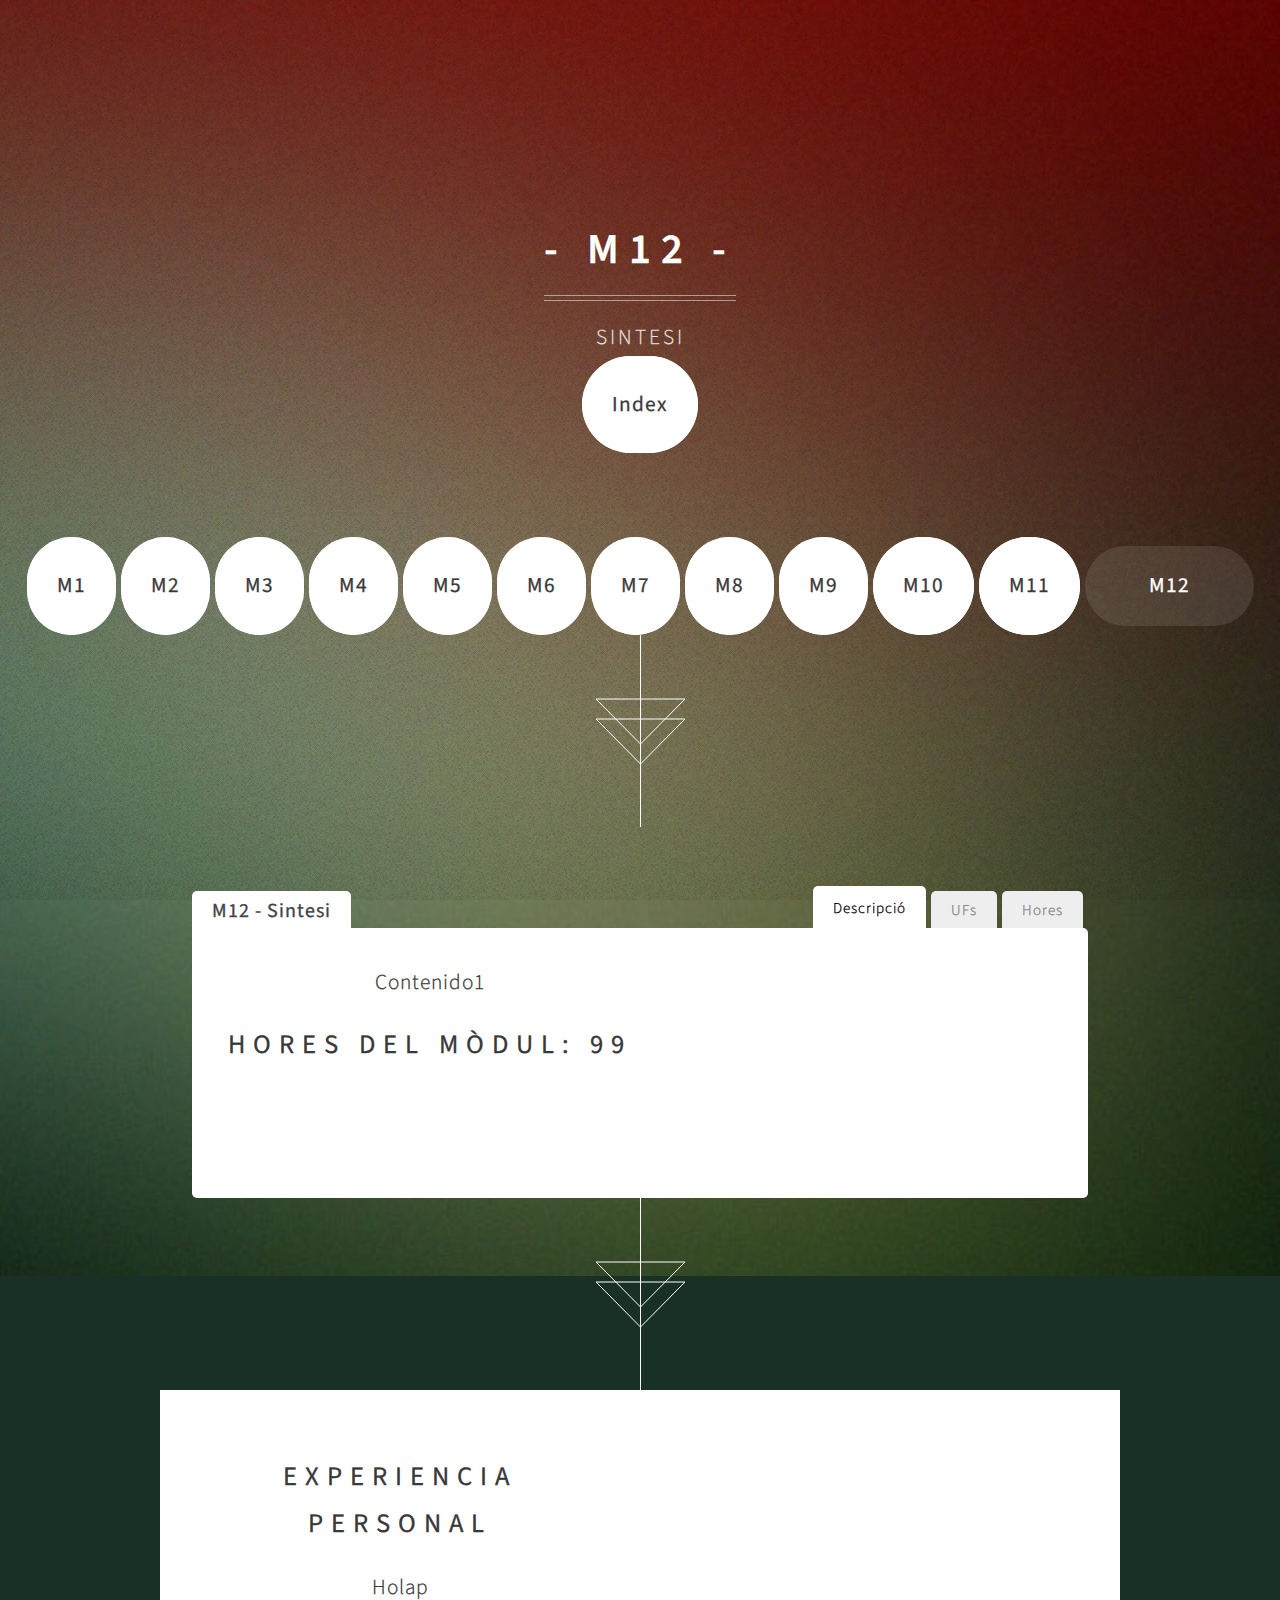
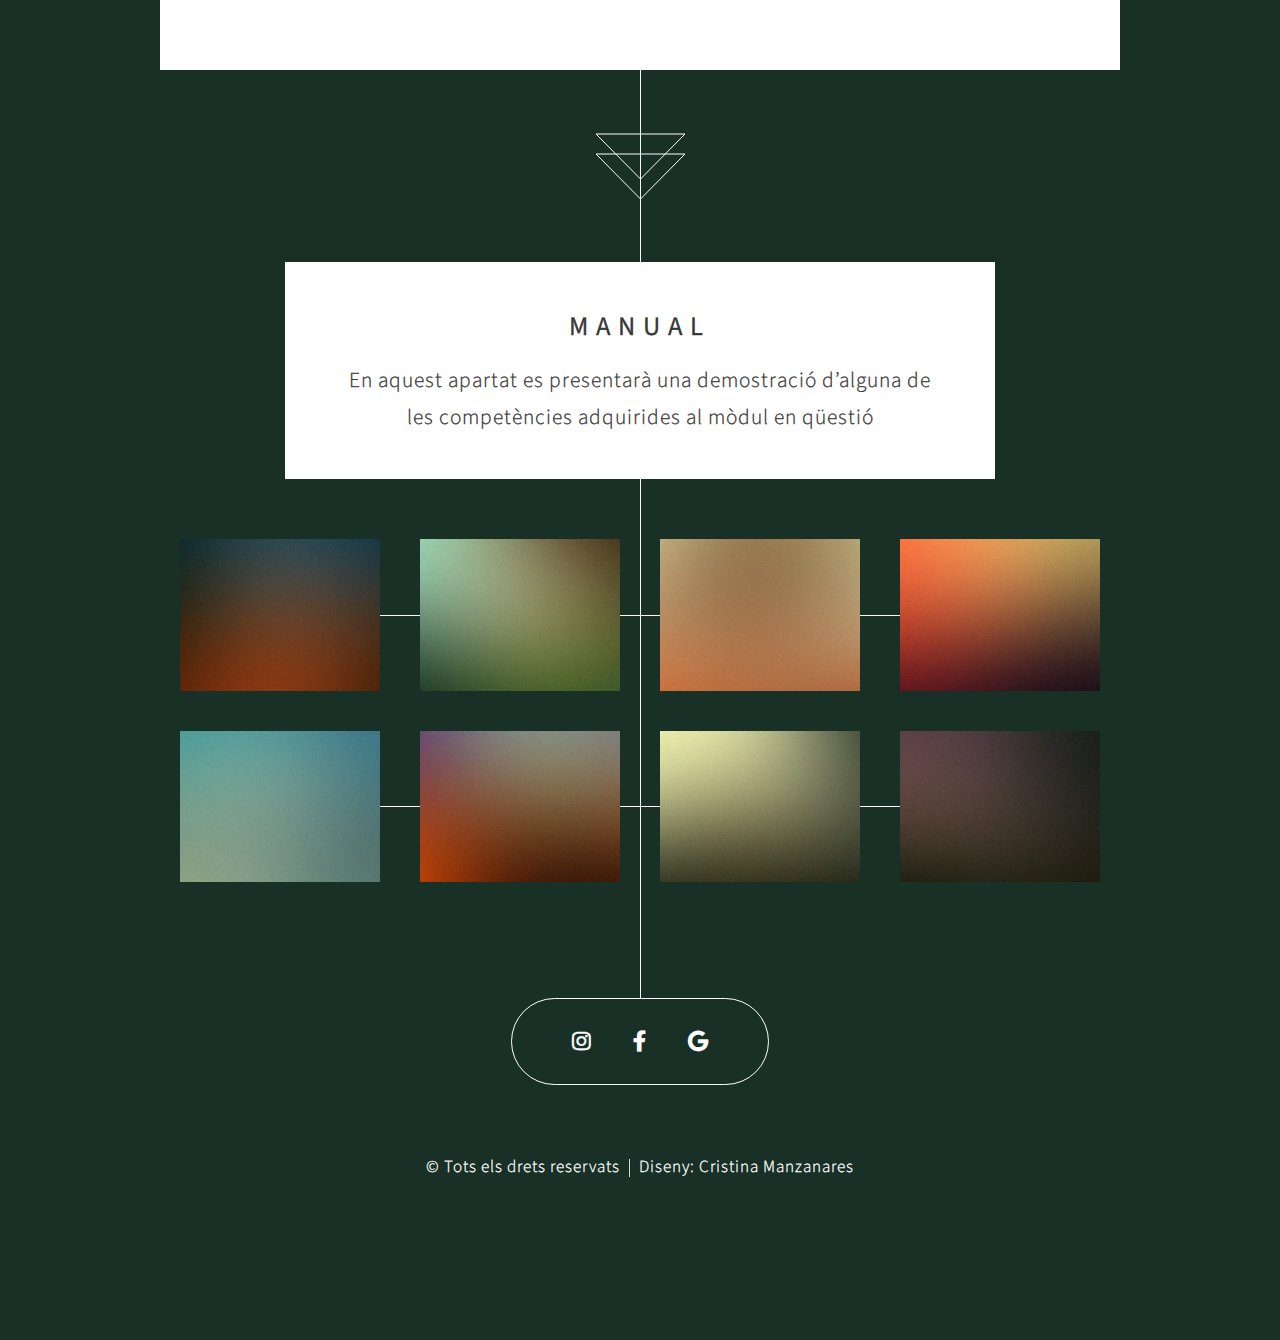
<file: M12.html>
<!DOCTYPE HTML>
<html>
	<head>
		<title>M12-Cristina</title>
		<meta charset="utf-8" />
		<meta name="viewport" content="width=device-width, initial-scale=1, user-scalable=no" />
		<link rel="stylesheet" href="assets/css/main.css" />
		<link rel="icon" href="images/icono-hoja.png">
		<noscript><link rel="stylesheet" href="assets/css/noscript.css" /></noscript>
	</head>
	<body class="is-preload">

		<!-- Header -->
			<section id="header">
				<header>
					<h1>- M12 -</h1>
                    <p>Sintesi</p>
                    <div><a href="index.html" class="button style2 scrolly">Index</a></div>
                </header>
				<footer>
                    <a href="M1.html" class="button style2 scrolly-middle">M1</a>
					<a href="M2.html" class="button style2 scrolly-middle">M2</a>
					<a href="M3.html" class="button style2 scrolly-middle">M3</a>
					<a href="M4.html" class="button style2 scrolly-middle">M4</a>
					<a href="M5.html" class="button style2 scrolly-middle">M5</a>
					<a href="M6.html" class="button style2 scrolly-middle">M6</a>
					<a href="M7.html" class="button style2 scrolly-middle">M7</a>
					<a href="M8.html" class="button style2 scrolly-middle">M8</a>
					<a href="M9.html" class="button style2 scrolly-middle">M9</a>
					<a href="M10.html" class="button style2 scrolly-middle">M10</a>
					<a href="M11.html" class="button style2 scrolly-middle">M11</a>
					<a href="#" class="button style5 scrolly-middle">M12</a>
				</footer>
            </section>
            
		<!-- Feature 1 -->
			
				<div id="contenedor">

					<input id="tab-3" type="radio" name="radio-set" class="tab-selector-3" />
					<label for="tab-3" class="tab-label-3">Hores</label>
					
					<input id="tab-2" type="radio" name="radio-set" class="tab-selector-2" />
					<label for="tab-2" class="tab-label-2">UFs</label>

					<input id="tab-1" type="radio" name="radio-set" class="tab-selector-1" checked="checked" />
					<label for="tab-1" class="tab-label-1">Descripció</label>
					
					<input id="name-modul" type="radio" name="radio-set" class="tab-selector-5" />
					<label class="name-modulhaha"><strong><m> M12 - Sintesi</m></strong></label>

					<div class="content">
						<div class="content-1">
                            <p>Contenido1</p>
                            <h2>Hores del mòdul: 99</h2>
						</div>
                        <div class="content-2">
							<body>
								<table class="uf">
									<head>
									  <tr> 
										<th class="uf"> UF 1 </th>
									  </tr>
									</head>
									<body>
									  <tr> 
										<td class="uf">Sintesi</td>
									  </tr>
									</body>
								  </table>
							</body>
						</div>
						<div align="center" class="content-3">
							<body align="center">
								<table align="center" class="uf">
									<head align="center">
									  <tr align="center"> 
										<th class="uf"><h2>UF1</h2></th>
									  </tr>
									</head>
									<body>
									  <tr> 
										<td class="uf">99 hores</td>
									  </tr>
									</body>
								  </table>
							</body>
						</div>
						<div class="content-4">
							<p>Contenido4</p>
						</div>
					</div>
				</div>
	
		<!-- Feature 5 -->
		<article id="five" class="container box style1 left">
			<div class="inner">
				<header>
					<h2>Experiencia personal</h2>
				</header>
				<p>Holap</p>
			</div>
		</article>

		<!-- Portfolio -->
			<article class="container box style2">
				<header>
					<h2>Manual</h2>
					<p>En aquest apartat es presentarà una demostració d’alguna de<br />
                        les competències adquirides al mòdul en qüestió</p>
				</header>
				<div class="inner gallery">
					<div class="row gtr-0">
						<div class="col-3 col-12-mobile"><a href="images/fulls/01.jpg" class="image fit"><img src="images/thumbs/01.jpg" alt="" title="Ad infinitum" /></a></div>
						<div class="col-3 col-12-mobile"><a href="images/fulls/02.jpg" class="image fit"><img src="images/thumbs/02.jpg" alt="" title="Dressed in Clarity" /></a></div>
						<div class="col-3 col-12-mobile"><a href="images/fulls/03.jpg" class="image fit"><img src="images/thumbs/03.jpg" alt="" title="Raven" /></a></div>
						<div class="col-3 col-12-mobile"><a href="images/fulls/04.jpg" class="image fit"><img src="images/thumbs/04.jpg" alt="" title="I'll have a cup of Disneyland, please" /></a></div>
					</div>
					<div class="row gtr-0">
						<div class="col-3 col-12-mobile"><a href="images/fulls/05.jpg" class="image fit"><img src="images/thumbs/05.jpg" alt="" title="Cherish" /></a></div>
						<div class="col-3 col-12-mobile"><a href="images/fulls/06.jpg" class="image fit"><img src="images/thumbs/06.jpg" alt="" title="Different." /></a></div>
						<div class="col-3 col-12-mobile"><a href="images/fulls/07.jpg" class="image fit"><img src="images/thumbs/07.jpg" alt="" title="History was made here" /></a></div>
						<div class="col-3 col-12-mobile"><a href="images/fulls/08.jpg" class="image fit"><img src="images/thumbs/08.jpg" alt="" title="People come and go and walk away" /></a></div>
					</div>
				</div>
			</article>

		<section id="footer">
			<ul class="icons">
				<li><a href="https://www.instagram.com/crisdejajas/" target="_blank" class="icon brands fa-instagram"><span class="label">Twitter</span></a></li>
				<li><a href="https://www.facebook.com/profile.php?id=100009607725946"  target="_blank" class="icon brands fa-facebook-f"><span class="label">Facebook</span></a></li>
				<li><a href="mailto:crima1712@gmail.com?Subject=Hola%20Cris,%20molt%20guay%20el%20portfoli"  target="_blank"class="icon brands fa-google"></a><span class="label"></span></a></li>
			</ul>
			<div class="copyright">
				<ul class="menu">
					<li>&copy; Tots els drets reservats</li><li>Diseny: Cristina Manzanares</li>
				</ul>
			</div>
		</section>

		<!-- Scripts -->
			<script src="assets/js/jquery.min.js"></script>
			<script src="assets/js/jquery.scrolly.min.js"></script>
			<script src="assets/js/jquery.poptrox.min.js"></script>
			<script src="assets/js/browser.min.js"></script>
			<script src="assets/js/breakpoints.min.js"></script>
			<script src="assets/js/util.js"></script>
			<script src="assets/js/main.js"></script>

	</body>
</html>
</file>
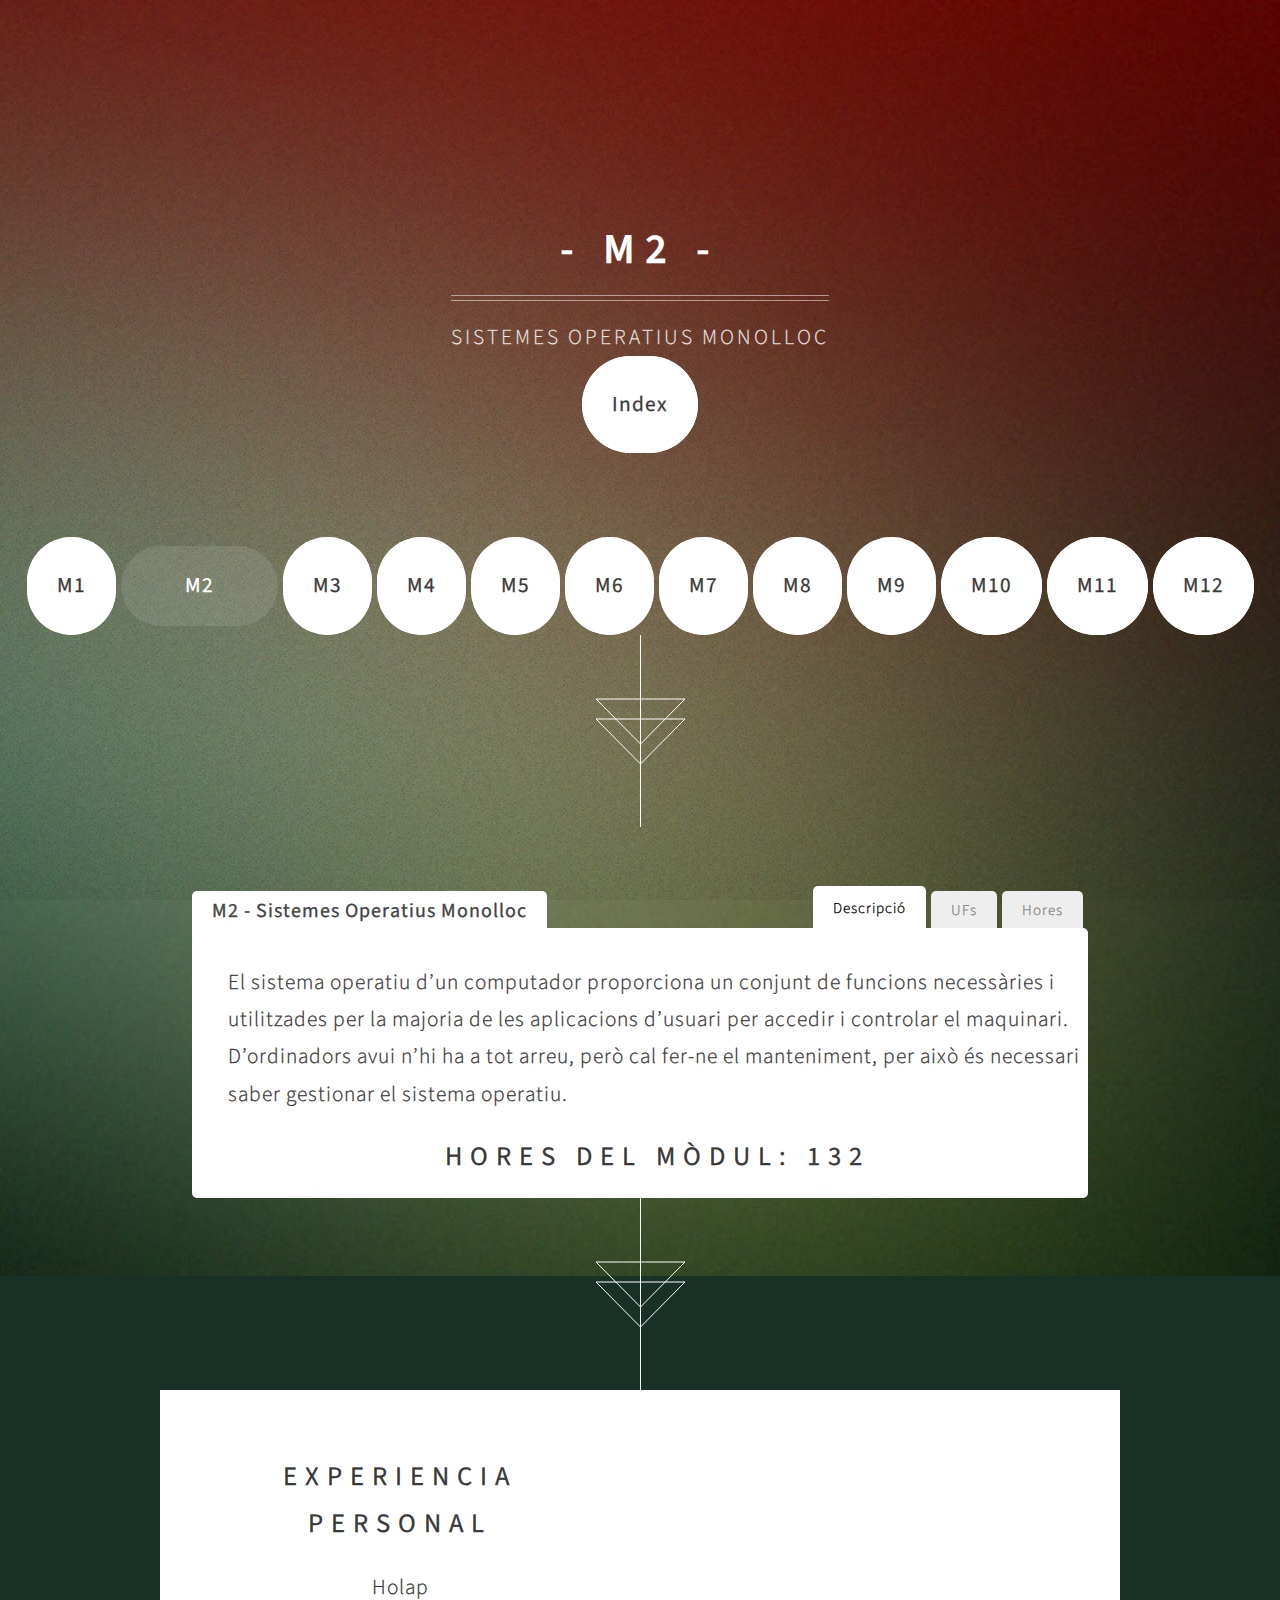
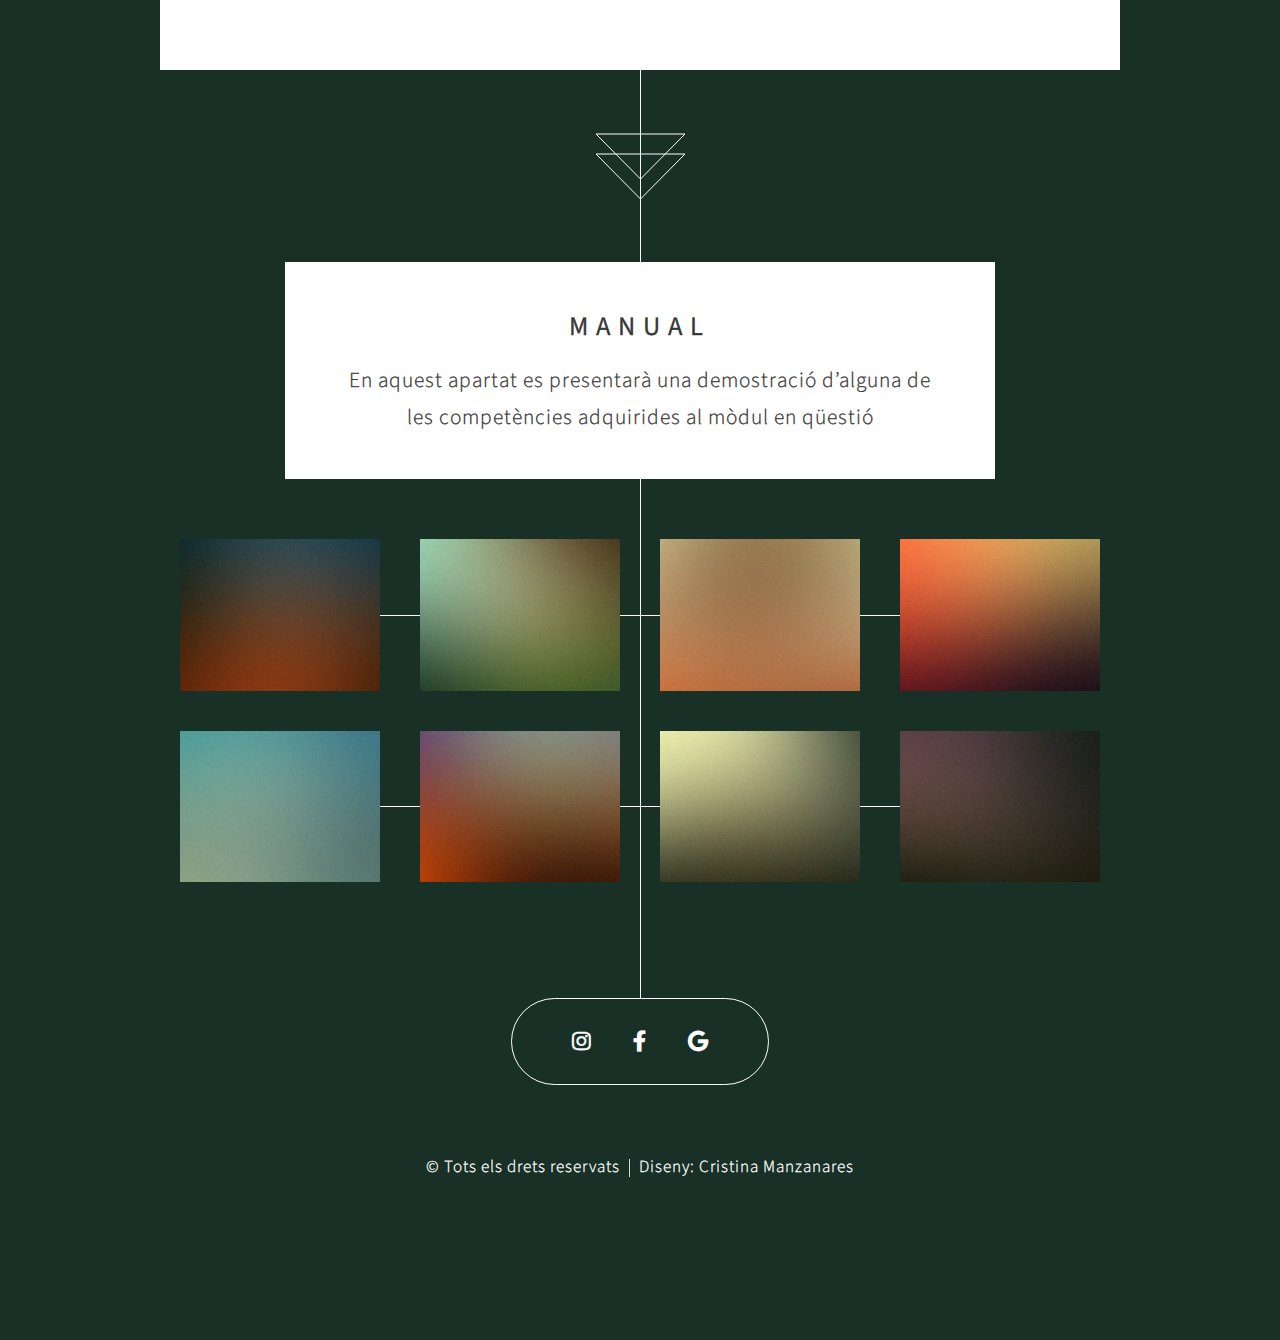
<file: M2.html>
<!DOCTYPE HTML>
<html>
	<head>
		<title>M12-Cristina</title>
		<meta charset="utf-8" />
		<meta name="viewport" content="width=device-width, initial-scale=1, user-scalable=no" />
		<link rel="stylesheet" href="assets/css/main.css" />
		<link rel="icon" href="images/icono-hoja.png">
		<noscript><link rel="stylesheet" href="assets/css/noscript.css" /></noscript>
	</head>
	<body class="is-preload">

		<!-- Header -->
			<section id="header">
				<header>
					<h1>- M2 -</h1>
                    <p>Sistemes Operatius Monolloc	</p>
                    <div><a href="index.html" class="button style2 scrolly">Index</a></div>
                </header>
				<footer>
                    <a href="M1.html" class="button style2 scrolly-middle">M1</a>
					<a href="#" class="button style5 scrolly-middle">M2</a>
					<a href="M3.html" class="button style2 scrolly-middle">M3</a>
					<a href="M4.html" class="button style2 scrolly-middle">M4</a>
					<a href="M5.html" class="button style2 scrolly-middle">M5</a>
					<a href="M6.html" class="button style2 scrolly-middle">M6</a>
					<a href="M7.html" class="button style2 scrolly-middle">M7</a>
					<a href="M8.html" class="button style2 scrolly-middle">M8</a>
					<a href="M9.html" class="button style2 scrolly-middle">M9</a>
					<a href="M10.html" class="button style2 scrolly-middle">M10</a>
					<a href="M11.html" class="button style2 scrolly-middle">M11</a>
					<a href="M12.html" class="button style2 scrolly-middle">M12</a>
				</footer>
            </section>
            
		<!-- Feature 1 -->
			
				<div id="contenedor">

					<input id="tab-3" type="radio" name="radio-set" class="tab-selector-3" />
					<label for="tab-3" class="tab-label-3">Hores</label>
					
					<input id="tab-2" type="radio" name="radio-set" class="tab-selector-2" />
					<label for="tab-2" class="tab-label-2">UFs</label>

					<input id="tab-1" type="radio" name="radio-set" class="tab-selector-1" checked="checked" />
					<label for="tab-1" class="tab-label-1">Descripció</label>
					
					<input id="name-modul" type="radio" name="radio-set" class="tab-selector-5" />
					<label class="name-modulhaha"><strong><m> M2 - Sistemes Operatius Monolloc</m></strong></label>

					<div class="content">
						<div class="content-1">
                            <p class="Descripció">El sistema operatiu d’un computador proporciona un conjunt de funcions necessàries i utilitzades per la majoria de les aplicacions d’usuari per accedir i controlar el maquinari. D’ordinadors avui n’hi ha a tot arreu, però cal fer-ne el manteniment, per això és necessari saber gestionar el sistema operatiu.</p>
                            <h2>Hores del mòdul: 132</h2>
						</div>
                        <div class="content-2">
							<body>
								<table class="uf">
									<head>
									  <tr> 
										<th class="uf"> UF 1 </th>
										<th class="uf"> UF 2 </th>
										<th class="uf"> UF 3 </th>
									  </tr>
									</head>
									<body>
									  <tr> 
										<td class="uf">Introducció als sistemes operatius</td>
										<td class="uf">Sistemes operatius propietaris</td>
										<td class="uf">Sistemes operarius lliures</td>
									</tr>
									</body>
								  </table>
							</body>
						</div>
						<div align="center" class="content-3">
							<body align="center">
								<table align="center" class="uf">
									<head align="center">
									  <tr align="center"> 
										<th class="uf"><h2>UF1</h2></th>
										<th class="uf"><h2>UF2</h2></th>
										<th class="uf"><h2>UF3</h2></th>
									  </tr>
									</head>
									<body>
									  <tr> 
										<td class="uf">33 hores</td>
										<td class="uf">33 hores</td>
										<td class="uf">33 hores</td>
									  </tr>
									</body>
								  </table>
							</body>
						</div>
					</div>
				</div>
	
		<!-- Feature 5 -->
		<article id="five" class="container box style1 left">
			<div class="inner">
				<header>
					<h2>Experiencia personal</h2>
				</header>
				<p>Holap</p>
			</div>
		</article>

		<!-- Portfolio -->
			<article class="container box style2">
				<header>
					<h2>Manual</h2>
					<p>En aquest apartat es presentarà una demostració d’alguna de<br />
                        les competències adquirides al mòdul en qüestió</p>
				</header>
				<div class="inner gallery">
					<div class="row gtr-0">
						<div class="col-3 col-12-mobile"><a href="images/fulls/01.jpg" class="image fit"><img src="images/thumbs/01.jpg" alt="" title="Ad infinitum" /></a></div>
						<div class="col-3 col-12-mobile"><a href="images/fulls/02.jpg" class="image fit"><img src="images/thumbs/02.jpg" alt="" title="Dressed in Clarity" /></a></div>
						<div class="col-3 col-12-mobile"><a href="images/fulls/03.jpg" class="image fit"><img src="images/thumbs/03.jpg" alt="" title="Raven" /></a></div>
						<div class="col-3 col-12-mobile"><a href="images/fulls/04.jpg" class="image fit"><img src="images/thumbs/04.jpg" alt="" title="I'll have a cup of Disneyland, please" /></a></div>
					</div>
					<div class="row gtr-0">
						<div class="col-3 col-12-mobile"><a href="images/fulls/05.jpg" class="image fit"><img src="images/thumbs/05.jpg" alt="" title="Cherish" /></a></div>
						<div class="col-3 col-12-mobile"><a href="images/fulls/06.jpg" class="image fit"><img src="images/thumbs/06.jpg" alt="" title="Different." /></a></div>
						<div class="col-3 col-12-mobile"><a href="images/fulls/07.jpg" class="image fit"><img src="images/thumbs/07.jpg" alt="" title="History was made here" /></a></div>
						<div class="col-3 col-12-mobile"><a href="images/fulls/08.jpg" class="image fit"><img src="images/thumbs/08.jpg" alt="" title="People come and go and walk away" /></a></div>
					</div>
				</div>
			</article>

		<section id="footer">
			<ul class="icons">
				<li><a href="https://www.instagram.com/crisdejajas/" target="_blank" class="icon brands fa-instagram"><span class="label">Twitter</span></a></li>
				<li><a href="https://www.facebook.com/profile.php?id=100009607725946"  target="_blank" class="icon brands fa-facebook-f"><span class="label">Facebook</span></a></li>
				<li><a href="mailto:crima1712@gmail.com?Subject=Hola%20Cris,%20molt%20guay%20el%20portfoli"  target="_blank" class="icon brands fa-google"></a><span class="label"></span></a></li>
			</ul>
			<div class="copyright">
				<ul class="menu">
					<li>&copy; Tots els drets reservats</li><li>Diseny: Cristina Manzanares</li>
				</ul>
			</div>
		</section>

		<!-- Scripts -->
			<script src="assets/js/jquery.min.js"></script>
			<script src="assets/js/jquery.scrolly.min.js"></script>
			<script src="assets/js/jquery.poptrox.min.js"></script>
			<script src="assets/js/browser.min.js"></script>
			<script src="assets/js/breakpoints.min.js"></script>
			<script src="assets/js/util.js"></script>
			<script src="assets/js/main.js"></script>

	</body>
</html>
</file>
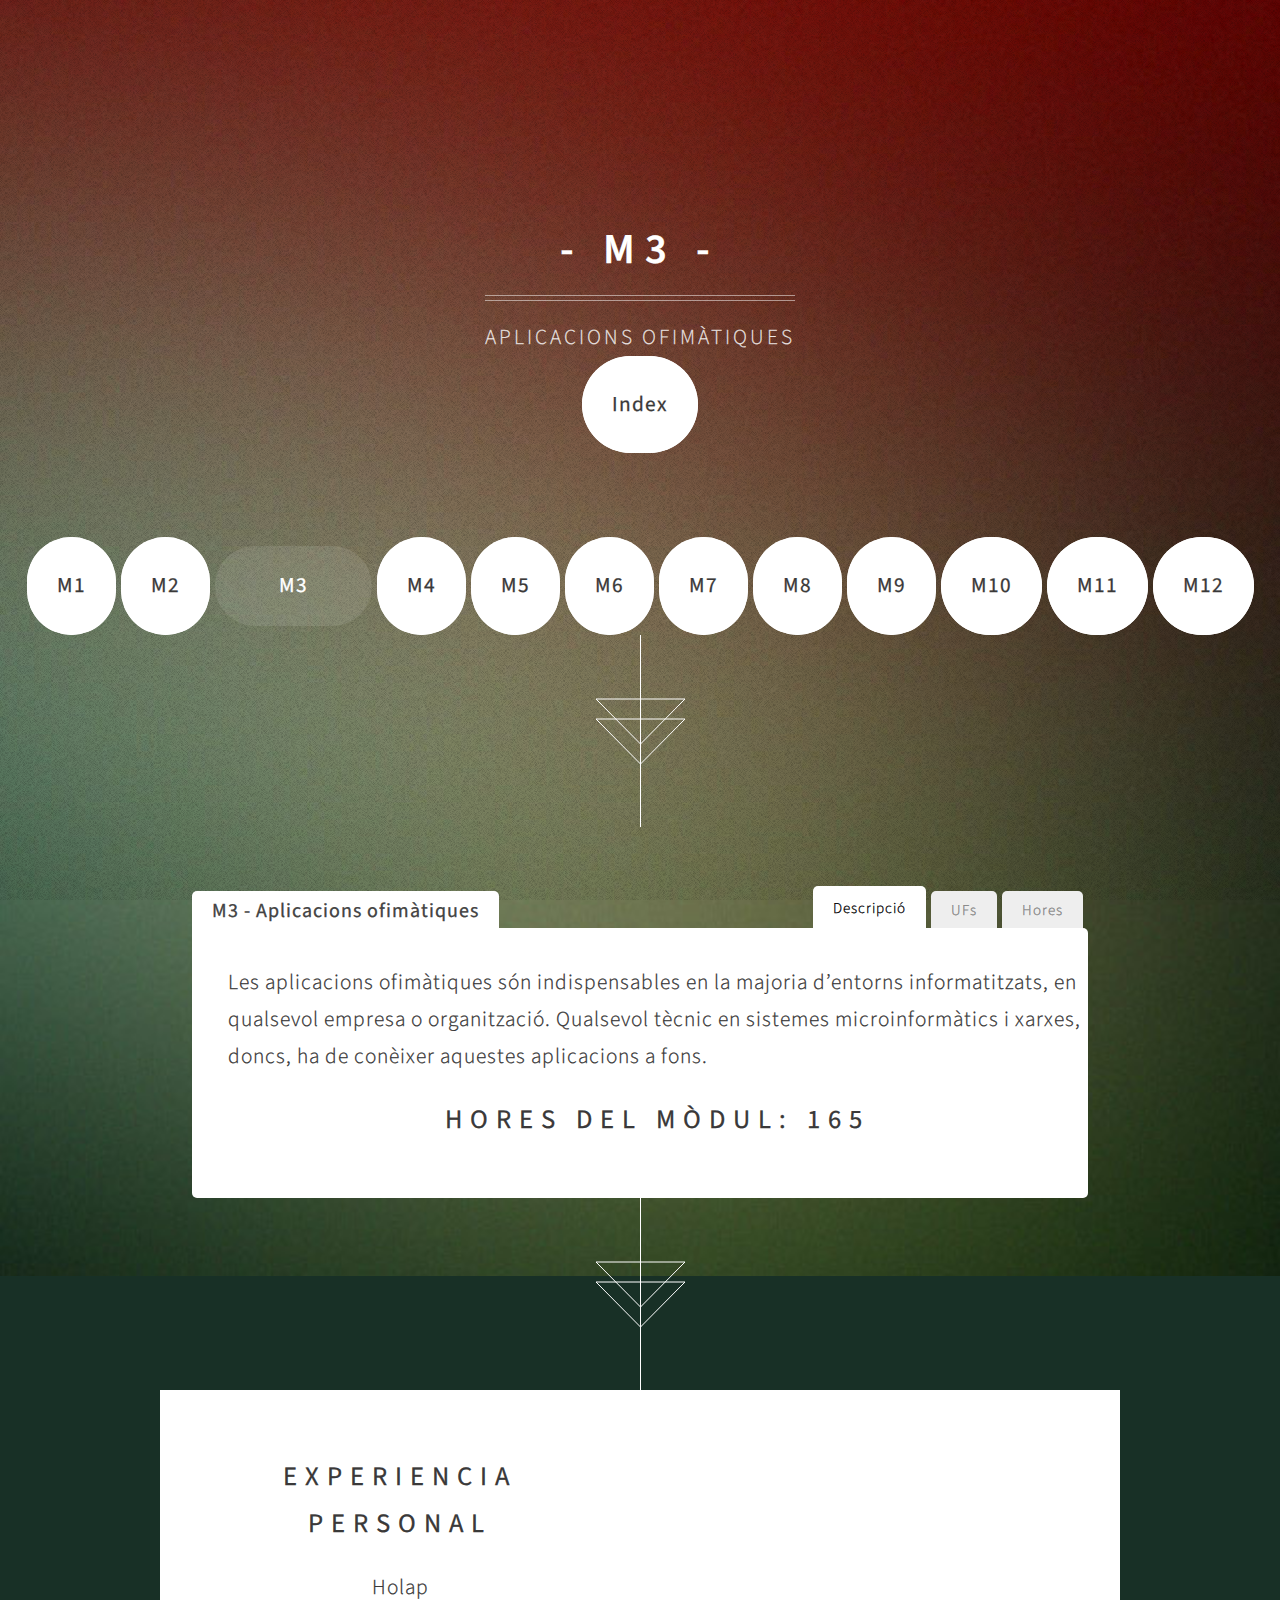
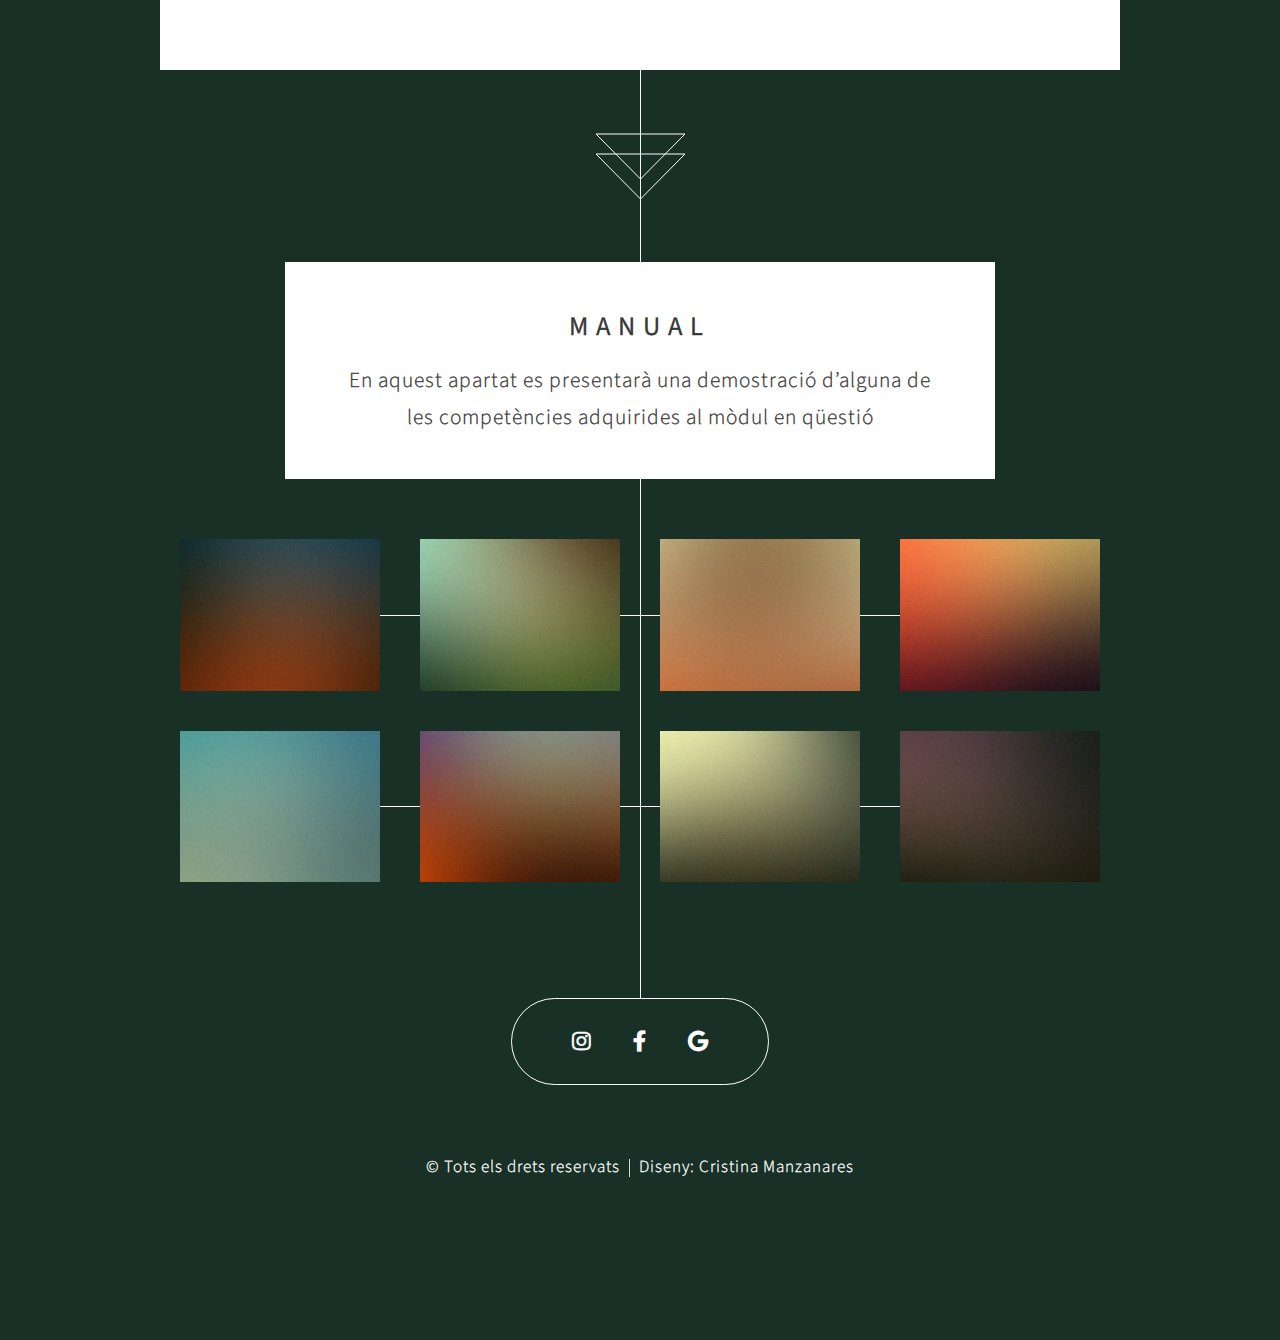
<file: M3.html>
<!DOCTYPE HTML>
<html>
	<head>
		<title>M12-Cristina</title>
		<meta charset="utf-8" />
		<meta name="viewport" content="width=device-width, initial-scale=1, user-scalable=no" />
		<link rel="stylesheet" href="assets/css/main.css" />
		<link rel="icon" href="images/icono-hoja.png">
		<noscript><link rel="stylesheet" href="assets/css/noscript.css" /></noscript>
	</head>
	<body class="is-preload">

		<!-- Header -->
			<section id="header">
				<header>
					<h1>- M3 -</h1>
                    <p>Aplicacions Ofimàtiques</p>
                    <div><a href="index.html" class="button style2 scrolly">Index</a></div>
                </header>
				<footer>
                    <a href="M1.html" class="button style2 scrolly-middle">M1</a>
					<a href="M2.html" class="button style2 scrolly-middle">M2</a>
					<a href="#" class="button style5 scrolly-middle">M3</a>
					<a href="M4.html" class="button style2 scrolly-middle">M4</a>
					<a href="M5.html" class="button style2 scrolly-middle">M5</a>
					<a href="M6.html" class="button style2 scrolly-middle">M6</a>
					<a href="M7.html" class="button style2 scrolly-middle">M7</a>
					<a href="M8.html" class="button style2 scrolly-middle">M8</a>
					<a href="M9.html" class="button style2 scrolly-middle">M9</a>
					<a href="M10.html" class="button style2 scrolly-middle">M10</a>
					<a href="M11.html" class="button style2 scrolly-middle">M11</a>
					<a href="M12.html" class="button style2 scrolly-middle">M12</a>
				</footer>
            </section>
            
		<!-- Feature 1 -->
			
				<div id="contenedor">

					<input id="tab-3" type="radio" name="radio-set" class="tab-selector-3" />
					<label for="tab-3" class="tab-label-3">Hores</label>
					
					<input id="tab-2" type="radio" name="radio-set" class="tab-selector-2" />
					<label for="tab-2" class="tab-label-2">UFs</label>

					<input id="tab-1" type="radio" name="radio-set" class="tab-selector-1" checked="checked" />
					<label for="tab-1" class="tab-label-1">Descripció</label>
					
					<input id="name-modul" type="radio" name="radio-set" class="tab-selector-5" />
					<label class="name-modulhaha"><strong><m> M3 - Aplicacions ofimàtiques</m></strong></label>

					<div class="content">
						<div class="content-1">
                            <p class="Descripció">Les aplicacions ofimàtiques són indispensables en la majoria d’entorns informatitzats, en qualsevol empresa o organització. Qualsevol tècnic en sistemes microinformàtics i xarxes, doncs, ha de conèixer aquestes aplicacions a fons.</p>
                            <h2>Hores del mòdul: 165</h2>
						</div>
                        <div class="content-2">
							<body>
								<table class="uf">
									<head>
									  <tr> 
										<th class="uf"> UF 1 </th>
										<th class="uf"> UF 2 </th>
										<th class="uf"> UF 3 </th>
										<th class="uf"> UF 4 </th>
										<th class="uf"> UF 5 </th>
										<th class="uf"> UF 6 </th>
									  </tr>
									</head>
									<body>
									  <tr> 
										<td class="uf">Aplicacions ofimàtiques i atenció a l'usuari</td>
										<td class="uf">El correu i l'agenda electrònica</td>
										<td class="uf">Processadors de text</td>
										<td class="uf">Fulls de càlcul</td>
										<td class="uf">Bases de dades</td>
										<td class="uf">Imatge i video - Presentacions</td>
									  </tr>
									</body>
								  </table>
							</body>
						</div>
						<div align="center" class="content-3">
							<body align="center">
								<table align="center" class="uf">
									<head align="center">
									  <tr align="center"> 
										<th class="uf"><h2>UF1</h2></th>
										<th class="uf"><h2>UF2</h2></th>
										<th class="uf"><h2>UF3</h2></th>
										<th class="uf"><h2>UF4</h2></th>
										<th class="uf"><h2>UF5</h2></th>
										<th class="uf"><h2>UF6</h2></th>
									  </tr>
									</head>
									<body>
									  <tr> 
										<td class="uf">20 hores</td>
										<td class="uf">20 hores</td>
										<td class="uf">30 hores</td>
										<td class="uf">30 hores</td>
										<td class="uf">35 hores</td>
										<td class="uf">30 hores</td>
									  </tr>
									</body>
								  </table>
							</body>
						</div>
						<div class="content-4">
							<p>Contenido4</p>
						</div>
					</div>
				</div>
	
		<!-- Feature 5 -->
		<article id="five" class="container box style1 left">
			<div class="inner">
				<header>
					<h2>Experiencia personal</h2>
				</header>
				<p>Holap</p>
			</div>
		</article>

		<!-- Portfolio -->
			<article class="container box style2">
				<header>
					<h2>Manual</h2>
					<p>En aquest apartat es presentarà una demostració d’alguna de<br />
                        les competències adquirides al mòdul en qüestió</p>
				</header>
				<div class="inner gallery">
					<div class="row gtr-0">
						<div class="col-3 col-12-mobile"><a href="images/fulls/01.jpg" class="image fit"><img src="images/thumbs/01.jpg" alt="" title="Ad infinitum" /></a></div>
						<div class="col-3 col-12-mobile"><a href="images/fulls/02.jpg" class="image fit"><img src="images/thumbs/02.jpg" alt="" title="Dressed in Clarity" /></a></div>
						<div class="col-3 col-12-mobile"><a href="images/fulls/03.jpg" class="image fit"><img src="images/thumbs/03.jpg" alt="" title="Raven" /></a></div>
						<div class="col-3 col-12-mobile"><a href="images/fulls/04.jpg" class="image fit"><img src="images/thumbs/04.jpg" alt="" title="I'll have a cup of Disneyland, please" /></a></div>
					</div>
					<div class="row gtr-0">
						<div class="col-3 col-12-mobile"><a href="images/fulls/05.jpg" class="image fit"><img src="images/thumbs/05.jpg" alt="" title="Cherish" /></a></div>
						<div class="col-3 col-12-mobile"><a href="images/fulls/06.jpg" class="image fit"><img src="images/thumbs/06.jpg" alt="" title="Different." /></a></div>
						<div class="col-3 col-12-mobile"><a href="images/fulls/07.jpg" class="image fit"><img src="images/thumbs/07.jpg" alt="" title="History was made here" /></a></div>
						<div class="col-3 col-12-mobile"><a href="images/fulls/08.jpg" class="image fit"><img src="images/thumbs/08.jpg" alt="" title="People come and go and walk away" /></a></div>
					</div>
				</div>
			</article>

		<section id="footer">
			<ul class="icons">
				<li><a href="https://www.instagram.com/crisdejajas/" target="_blank" class="icon brands fa-instagram"><span class="label">Twitter</span></a></li>
				<li><a href="https://www.facebook.com/profile.php?id=100009607725946"  target="_blank" class="icon brands fa-facebook-f"><span class="label">Facebook</span></a></li>
				<li><a href="mailto:crima1712@gmail.com?Subject=Hola%20Cris,%20molt%20guay%20el%20portfoli"  target="_blank" class="icon brands fa-google"></a><span class="label"></span></a></li>
			</ul>
			<div class="copyright">
				<ul class="menu">
					<li>&copy; Tots els drets reservats</li><li>Diseny: Cristina Manzanares</li>
				</ul>
			</div>
		</section>

		<!-- Scripts -->
			<script src="assets/js/jquery.min.js"></script>
			<script src="assets/js/jquery.scrolly.min.js"></script>
			<script src="assets/js/jquery.poptrox.min.js"></script>
			<script src="assets/js/browser.min.js"></script>
			<script src="assets/js/breakpoints.min.js"></script>
			<script src="assets/js/util.js"></script>
			<script src="assets/js/main.js"></script>

	</body>
</html>
</file>
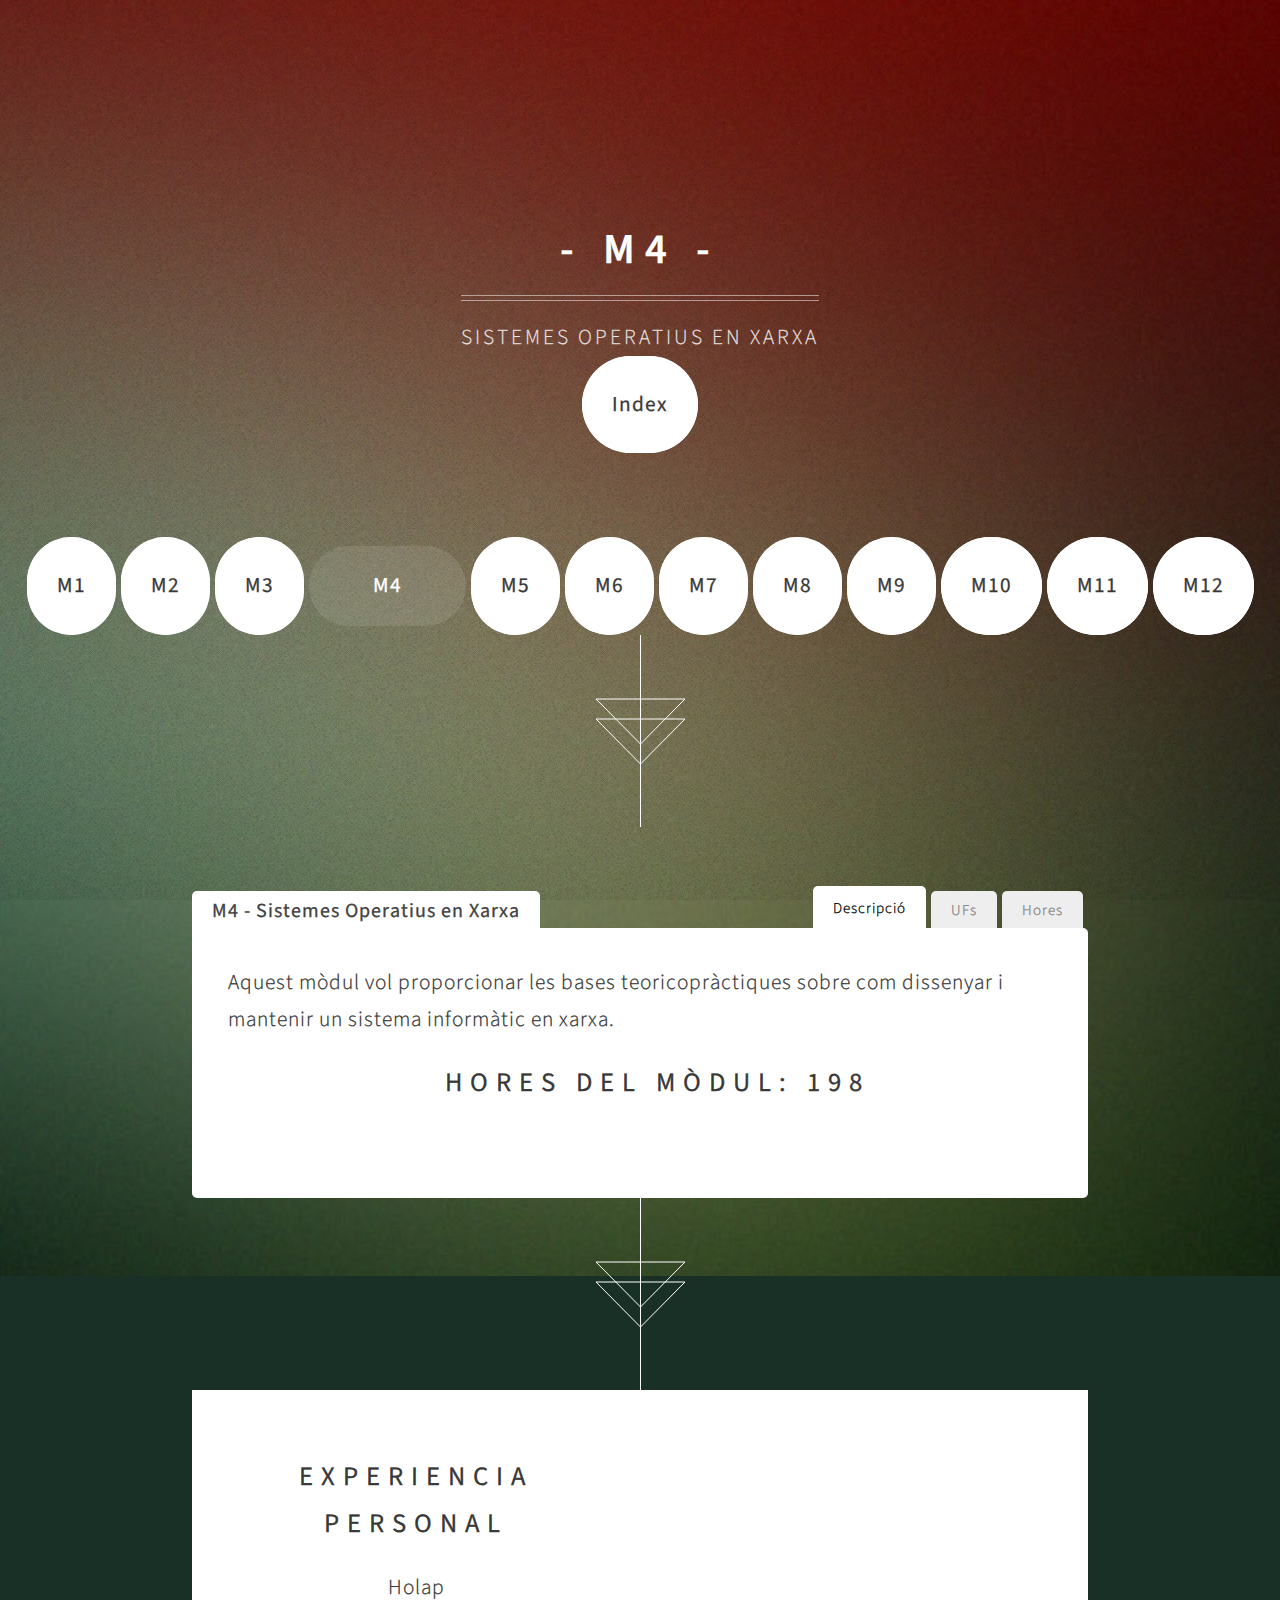
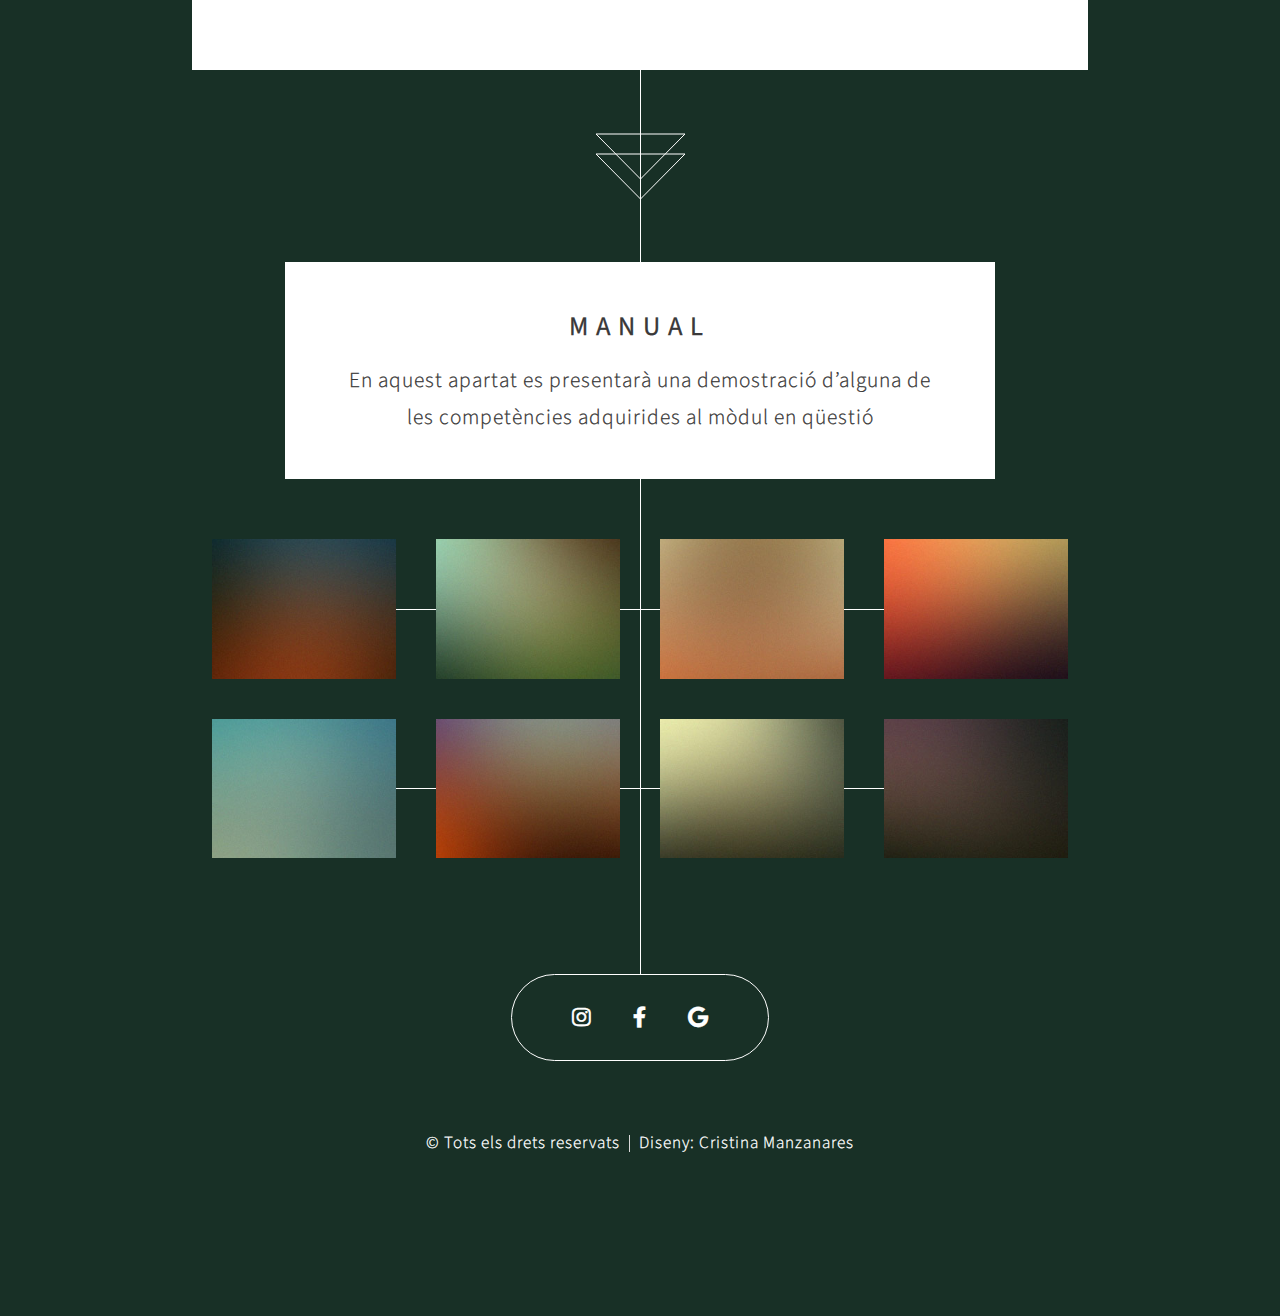
<file: M4.html>
<!DOCTYPE HTML>
<html>
	<head>
		<title>M12-Cristina</title>
		<meta charset="utf-8" />
		<meta name="viewport" content="width=device-width, initial-scale=1, user-scalable=no" />
		<link rel="stylesheet" href="assets/css/main.css" />
		<link rel="icon" href="images/icono-hoja.png">
		<noscript><link rel="stylesheet" href="assets/css/noscript.css" /></noscript>
	</head>
	<body class="is-preload">

		<!-- Header -->
			<section id="header">
				<header>
					<h1>- M4 -</h1>
                    <p>Sistemes Operatius en Xarxa</p>
                    <div><a href="index.html" class="button style2 scrolly">Index</a></div>
                </header>
				<footer>
                    <a href="M1.html" class="button style2 scrolly-middle">M1</a>
					<a href="M2.html" class="button style2 scrolly-middle">M2</a>
					<a href="M3.html" class="button style2 scrolly-middle">M3</a>
					<a href="#" class="button style5 scrolly-middle">M4</a>
					<a href="M5.html" class="button style2 scrolly-middle">M5</a>
					<a href="M6.html" class="button style2 scrolly-middle">M6</a>
					<a href="M7.html" class="button style2 scrolly-middle">M7</a>
					<a href="M8.html" class="button style2 scrolly-middle">M8</a>
					<a href="M9.html" class="button style2 scrolly-middle">M9</a>
					<a href="M10.html" class="button style2 scrolly-middle">M10</a>
					<a href="M11.html" class="button style2 scrolly-middle">M11</a>
					<a href="M12.html" class="button style2 scrolly-middle">M12</a>
				</footer>
            </section>
            
		<!-- Feature 1 -->
			
				<div id="contenedor">

					<input id="tab-3" type="radio" name="radio-set" class="tab-selector-3" />
					<label for="tab-3" class="tab-label-3">Hores</label>
					
					<input id="tab-2" type="radio" name="radio-set" class="tab-selector-2" />
					<label for="tab-2" class="tab-label-2">UFs</label>

					<input id="tab-1" type="radio" name="radio-set" class="tab-selector-1" checked="checked" />
					<label for="tab-1" class="tab-label-1">Descripció</label>
					
					<input id="name-modul" type="radio" name="radio-set" class="tab-selector-5" />
					<label class="name-modulhaha"><strong><m> M4 - Sistemes Operatius en Xarxa</m></strong></label>

					<div class="content">
						<div class="content-1">
                            <p class="Descripció">Aquest mòdul vol proporcionar les bases teoricopràctiques sobre com dissenyar i mantenir un sistema informàtic en xarxa.</p>
                            <h2>Hores del mòdul: 198</h2>
						</div>
                        <div class="content-2">
							<body>
								<table class="uf">
									<head>
									  <tr> 
										<th class="uf"> UF 1 </th>
										<th class="uf"> UF 2 </th>
										<th class="uf"> UF 3 </th>
										<th class="uf"> UF 4 </th>
									  </tr>
									</head>
									<body>
									  <tr> 
										<td class="uf">Sistemes operatius propietaris en xarxes</td>
										<td class="uf">Sistemes operatius lliures en xarxes</td>
										<td class="uf">Compartició de recursos i seguretat</td>
										<td class="uf">Integració de sistemes operatius</td>
									  </tr>
									</body>
								  </table>
							</body>
						</div>
						<div align="center" class="content-3">
							<body align="center">
								<table align="center" class="uf">
									<head align="center">
									  <tr align="center"> 
										<th class="uf"><h2>UF1</h2></th>
										<th class="uf"><h2>UF2</h2></th>
										<th class="uf"><h2>UF3</h2></th>
										<th class="uf"><h2>UF4</h2></th>
									  </tr>
									</head>
									<body>
									  <tr> 
										<td class="uf">36 hores</td>
										<td class="uf">36 hores</td>
										<td class="uf">24 hores</td>
										<td class="uf">36 hores</td>
									  </tr>
									</body>
								  </table>
							</body>
					</div>
				</div>
	
		<!-- Feature 5 -->
		<article id="five" class="container box style1 left">
			<div class="inner">
				<header>
					<h2>Experiencia personal</h2>
				</header>
				<p>Holap</p>
			</div>
		</article>

		<!-- Portfolio -->
			<article class="container box style2">
				<header>
					<h2>Manual</h2>
					<p>En aquest apartat es presentarà una demostració d’alguna de<br />
                        les competències adquirides al mòdul en qüestió</p>
				</header>
				<div class="inner gallery">
					<div class="row gtr-0">
						<div class="col-3 col-12-mobile"><a href="images/fulls/01.jpg" class="image fit"><img src="images/thumbs/01.jpg" alt="" title="Ad infinitum" /></a></div>
						<div class="col-3 col-12-mobile"><a href="images/fulls/02.jpg" class="image fit"><img src="images/thumbs/02.jpg" alt="" title="Dressed in Clarity" /></a></div>
						<div class="col-3 col-12-mobile"><a href="images/fulls/03.jpg" class="image fit"><img src="images/thumbs/03.jpg" alt="" title="Raven" /></a></div>
						<div class="col-3 col-12-mobile"><a href="images/fulls/04.jpg" class="image fit"><img src="images/thumbs/04.jpg" alt="" title="I'll have a cup of Disneyland, please" /></a></div>
					</div>
					<div class="row gtr-0">
						<div class="col-3 col-12-mobile"><a href="images/fulls/05.jpg" class="image fit"><img src="images/thumbs/05.jpg" alt="" title="Cherish" /></a></div>
						<div class="col-3 col-12-mobile"><a href="images/fulls/06.jpg" class="image fit"><img src="images/thumbs/06.jpg" alt="" title="Different." /></a></div>
						<div class="col-3 col-12-mobile"><a href="images/fulls/07.jpg" class="image fit"><img src="images/thumbs/07.jpg" alt="" title="History was made here" /></a></div>
						<div class="col-3 col-12-mobile"><a href="images/fulls/08.jpg" class="image fit"><img src="images/thumbs/08.jpg" alt="" title="People come and go and walk away" /></a></div>
					</div>
				</div>
			</article>

		<section id="footer">
			<ul class="icons">
				<li><a href="https://www.instagram.com/crisdejajas/" target="_blank" class="icon brands fa-instagram"><span class="label">Twitter</span></a></li>
				<li><a href="https://www.facebook.com/profile.php?id=100009607725946"  target="_blank" class="icon brands fa-facebook-f"><span class="label">Facebook</span></a></li>
				<li><a href="mailto:crima1712@gmail.com?Subject=Hola%20Cris,%20molt%20guay%20el%20portfoli"  target="_blank" class="icon brands fa-google"></a><span class="label"></span></a></li>
			</ul>
			<div class="copyright">
				<ul class="menu">
					<li>&copy; Tots els drets reservats</li><li>Diseny: Cristina Manzanares</li>
				</ul>
			</div>
		</section>

		<!-- Scripts -->
			<script src="assets/js/jquery.min.js"></script>
			<script src="assets/js/jquery.scrolly.min.js"></script>
			<script src="assets/js/jquery.poptrox.min.js"></script>
			<script src="assets/js/browser.min.js"></script>
			<script src="assets/js/breakpoints.min.js"></script>
			<script src="assets/js/util.js"></script>
			<script src="assets/js/main.js"></script>

	</body>
</html>
</file>
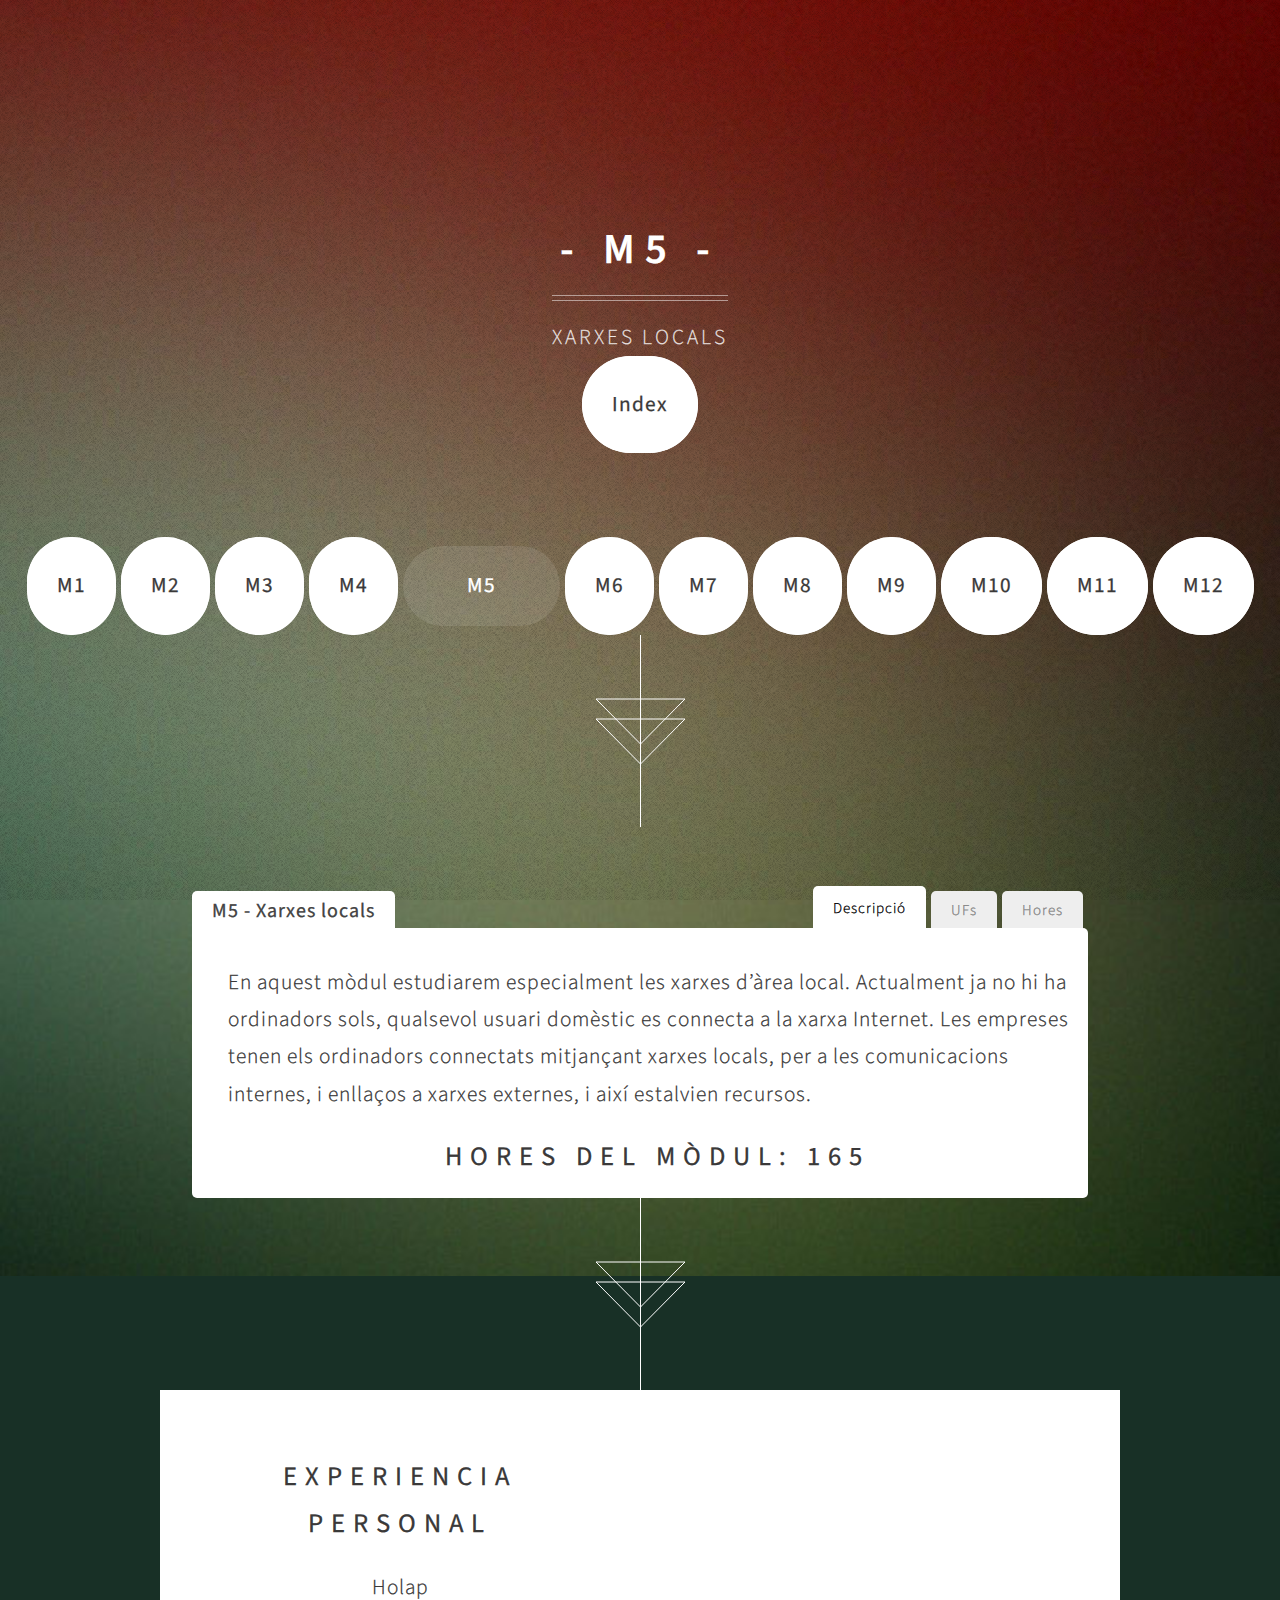
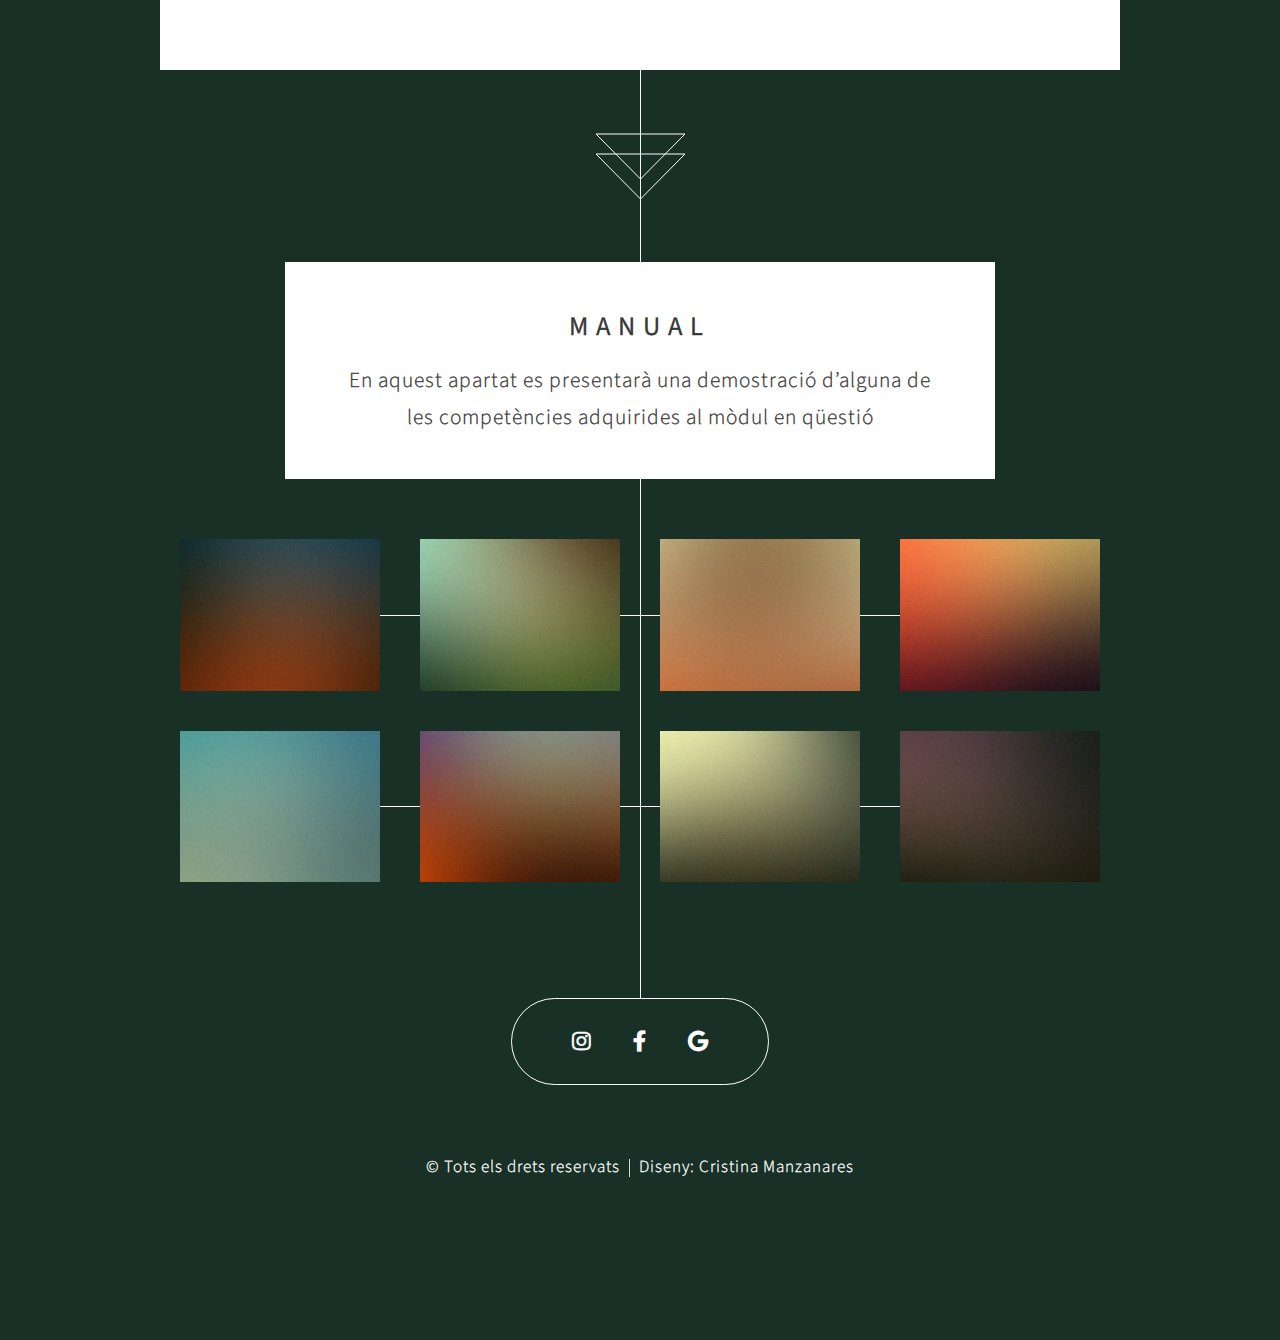
<file: M5.html>
<!DOCTYPE HTML>
<html>
	<head>
		<title>M12-Cristina</title>
		<meta charset="utf-8" />
		<meta name="viewport" content="width=device-width, initial-scale=1, user-scalable=no" />
		<link rel="stylesheet" href="assets/css/main.css" />
		<link rel="icon" href="images/icono-hoja.png">
		<noscript><link rel="stylesheet" href="assets/css/noscript.css" /></noscript>
	</head>
	<body class="is-preload">

		<!-- Header -->
			<section id="header">
				<header>
					<h1>- M5 -</h1>
                    <p>Xarxes locals</p>
                    <div><a href="index.html" class="button style2 scrolly">Index</a></div>
                </header>
				<footer>
                    <a href="M1.html" class="button style2 scrolly-middle">M1</a>
					<a href="M2.html" class="button style2 scrolly-middle">M2</a>
					<a href="M3.html" class="button style2 scrolly-middle">M3</a>
					<a href="M4.html" class="button style2 scrolly-middle">M4</a>
					<a href="#" class="button style5 scrolly-middle">M5</a>
					<a href="M6.html" class="button style2 scrolly-middle">M6</a>
					<a href="M7.html" class="button style2 scrolly-middle">M7</a>
					<a href="M8.html" class="button style2 scrolly-middle">M8</a>
					<a href="M9.html" class="button style2 scrolly-middle">M9</a>
					<a href="M10.html" class="button style2 scrolly-middle">M10</a>
					<a href="M11.html" class="button style2 scrolly-middle">M11</a>
					<a href="M12.html" class="button style2 scrolly-middle">M12</a>
				</footer>
            </section>
            
		<!-- Feature 1 -->
			
				<div id="contenedor">

					<input id="tab-3" type="radio" name="radio-set" class="tab-selector-3" />
					<label for="tab-3" class="tab-label-3">Hores</label>
					
					<input id="tab-2" type="radio" name="radio-set" class="tab-selector-2" />
					<label for="tab-2" class="tab-label-2">UFs</label>

					<input id="tab-1" type="radio" name="radio-set" class="tab-selector-1" checked="checked" />
					<label for="tab-1" class="tab-label-1">Descripció</label>
					
					<input id="name-modul" type="radio" name="radio-set" class="tab-selector-5" />
					<label class="name-modulhaha"><strong><m> M5 - Xarxes locals</m></strong></label>

					<div class="content">
						<div class="content-1">
                            <p class="Descripció">En aquest mòdul estudiarem especialment les xarxes d’àrea local. Actualment ja no hi ha ordinadors sols, qualsevol usuari domèstic es connecta a la xarxa Internet. Les empreses tenen els ordinadors connectats mitjançant xarxes locals, per a les comunicacions internes, i enllaços a xarxes externes, i així estalvien recursos.</p>
                            <h2>Hores del mòdul: 165</h2>
						</div>
                        <div class="content-2">
							<body>
								<table class="uf">
									<head>
									  <tr> 
										<th class="uf"> UF 1 </th>
										<th class="uf"> UF 2 </th>
										<th class="uf"> UF 3 </th>
									  </tr>
									</head>
									<body>
									  <tr> 
										<td class="uf">Introducció a les xarxes locals</td>
										<td class="uf">Configuració de commutadors i encaminadors</td>
										<td class="uf">Resolució d'incidències en xarxes locals</td>
									  </tr>
									</body>
								  </table>
							</body>
						</div>
						<div align="center" class="content-3">
							<body align="center">
								<table align="center" class="uf">
									<head align="center">
									  <tr align="center"> 
										<th class="uf"><h2>UF1</h2></th>
										<th class="uf"><h2>UF2</h2></th>
										<th class="uf"><h2>UF3</h2></th>
									  </tr>
									</head>
									<body>
									  <tr> 
										<td class="uf">66</td>
										<td class="uf">66</td>
										<td class="uf">33</td>
									  </tr>
									</body>
								  </table>
							</body>
						</div>
					</div>
				</div>
	
		<!-- Feature 5 -->
		<article id="five" class="container box style1 left">
			<div class="inner">
				<header>
					<h2>Experiencia personal</h2>
				</header>
				<p>Holap</p>
			</div>
		</article>

		<!-- Portfolio -->
			<article class="container box style2">
				<header>
					<h2>Manual</h2>
					<p>En aquest apartat es presentarà una demostració d’alguna de<br />
                        les competències adquirides al mòdul en qüestió</p>
				</header>
				<div class="inner gallery">
					<div class="row gtr-0">
						<div class="col-3 col-12-mobile"><a href="images/fulls/01.jpg" class="image fit"><img src="images/thumbs/01.jpg" alt="" title="Ad infinitum" /></a></div>
						<div class="col-3 col-12-mobile"><a href="images/fulls/02.jpg" class="image fit"><img src="images/thumbs/02.jpg" alt="" title="Dressed in Clarity" /></a></div>
						<div class="col-3 col-12-mobile"><a href="images/fulls/03.jpg" class="image fit"><img src="images/thumbs/03.jpg" alt="" title="Raven" /></a></div>
						<div class="col-3 col-12-mobile"><a href="images/fulls/04.jpg" class="image fit"><img src="images/thumbs/04.jpg" alt="" title="I'll have a cup of Disneyland, please" /></a></div>
					</div>
					<div class="row gtr-0">
						<div class="col-3 col-12-mobile"><a href="images/fulls/05.jpg" class="image fit"><img src="images/thumbs/05.jpg" alt="" title="Cherish" /></a></div>
						<div class="col-3 col-12-mobile"><a href="images/fulls/06.jpg" class="image fit"><img src="images/thumbs/06.jpg" alt="" title="Different." /></a></div>
						<div class="col-3 col-12-mobile"><a href="images/fulls/07.jpg" class="image fit"><img src="images/thumbs/07.jpg" alt="" title="History was made here" /></a></div>
						<div class="col-3 col-12-mobile"><a href="images/fulls/08.jpg" class="image fit"><img src="images/thumbs/08.jpg" alt="" title="People come and go and walk away" /></a></div>
					</div>
				</div>
			</article>

		<section id="footer">
			<ul class="icons">
				<li><a href="https://www.instagram.com/crisdejajas/" target="_blank" class="icon brands fa-instagram"><span class="label">Twitter</span></a></li>
				<li><a href="https://www.facebook.com/profile.php?id=100009607725946" target="_blank" class="icon brands fa-facebook-f"><span class="label">Facebook</span></a></li>
				<li><a href="mailto:crima1712@gmail.com?Subject=Hola%20Cris,%20molt%20guay%20el%20portfoli"  target="_blank" class="icon brands fa-google"></a><span class="label"></span></a></li>
			</ul>
			<div class="copyright">
				<ul class="menu">
					<li>&copy; Tots els drets reservats</li><li>Diseny: Cristina Manzanares</li>
				</ul>
			</div>
		</section>

		<!-- Scripts -->
			<script src="assets/js/jquery.min.js"></script>
			<script src="assets/js/jquery.scrolly.min.js"></script>
			<script src="assets/js/jquery.poptrox.min.js"></script>
			<script src="assets/js/browser.min.js"></script>
			<script src="assets/js/breakpoints.min.js"></script>
			<script src="assets/js/util.js"></script>
			<script src="assets/js/main.js"></script>

	</body>
</html>
</file>
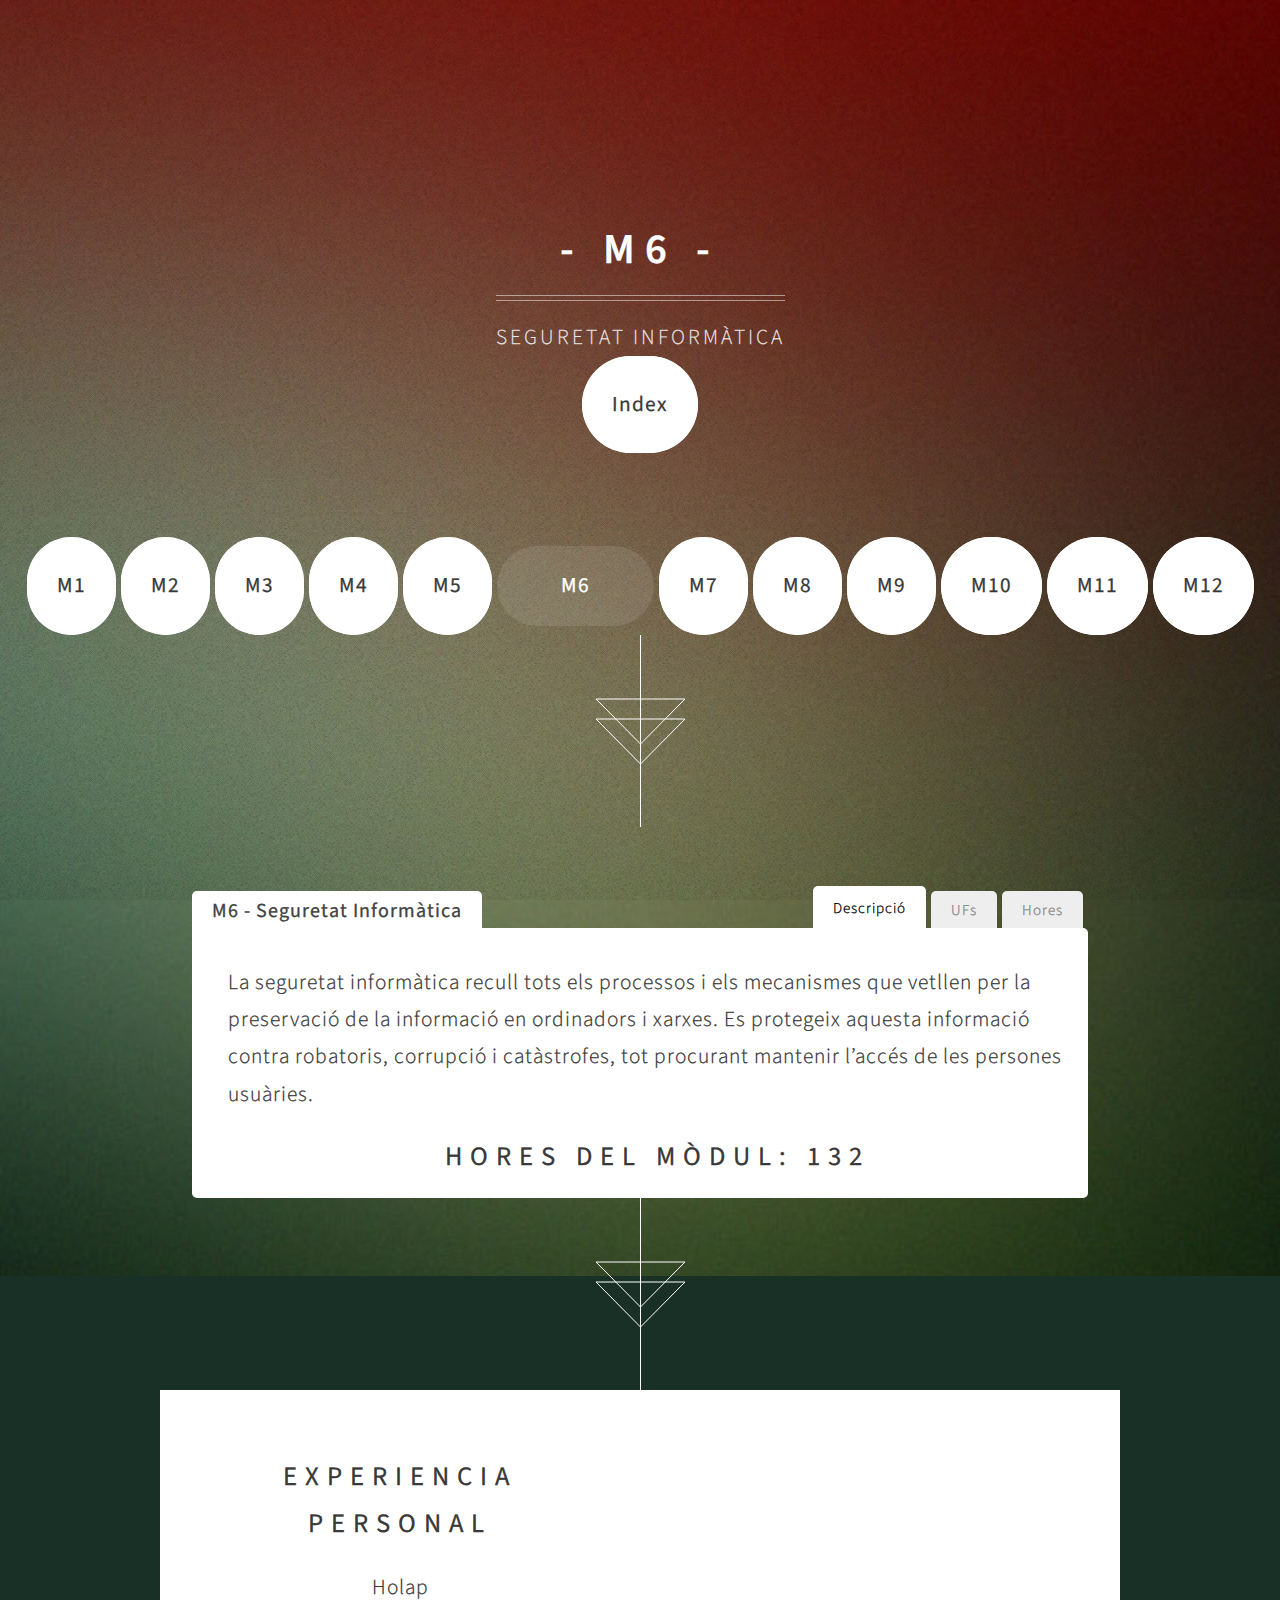
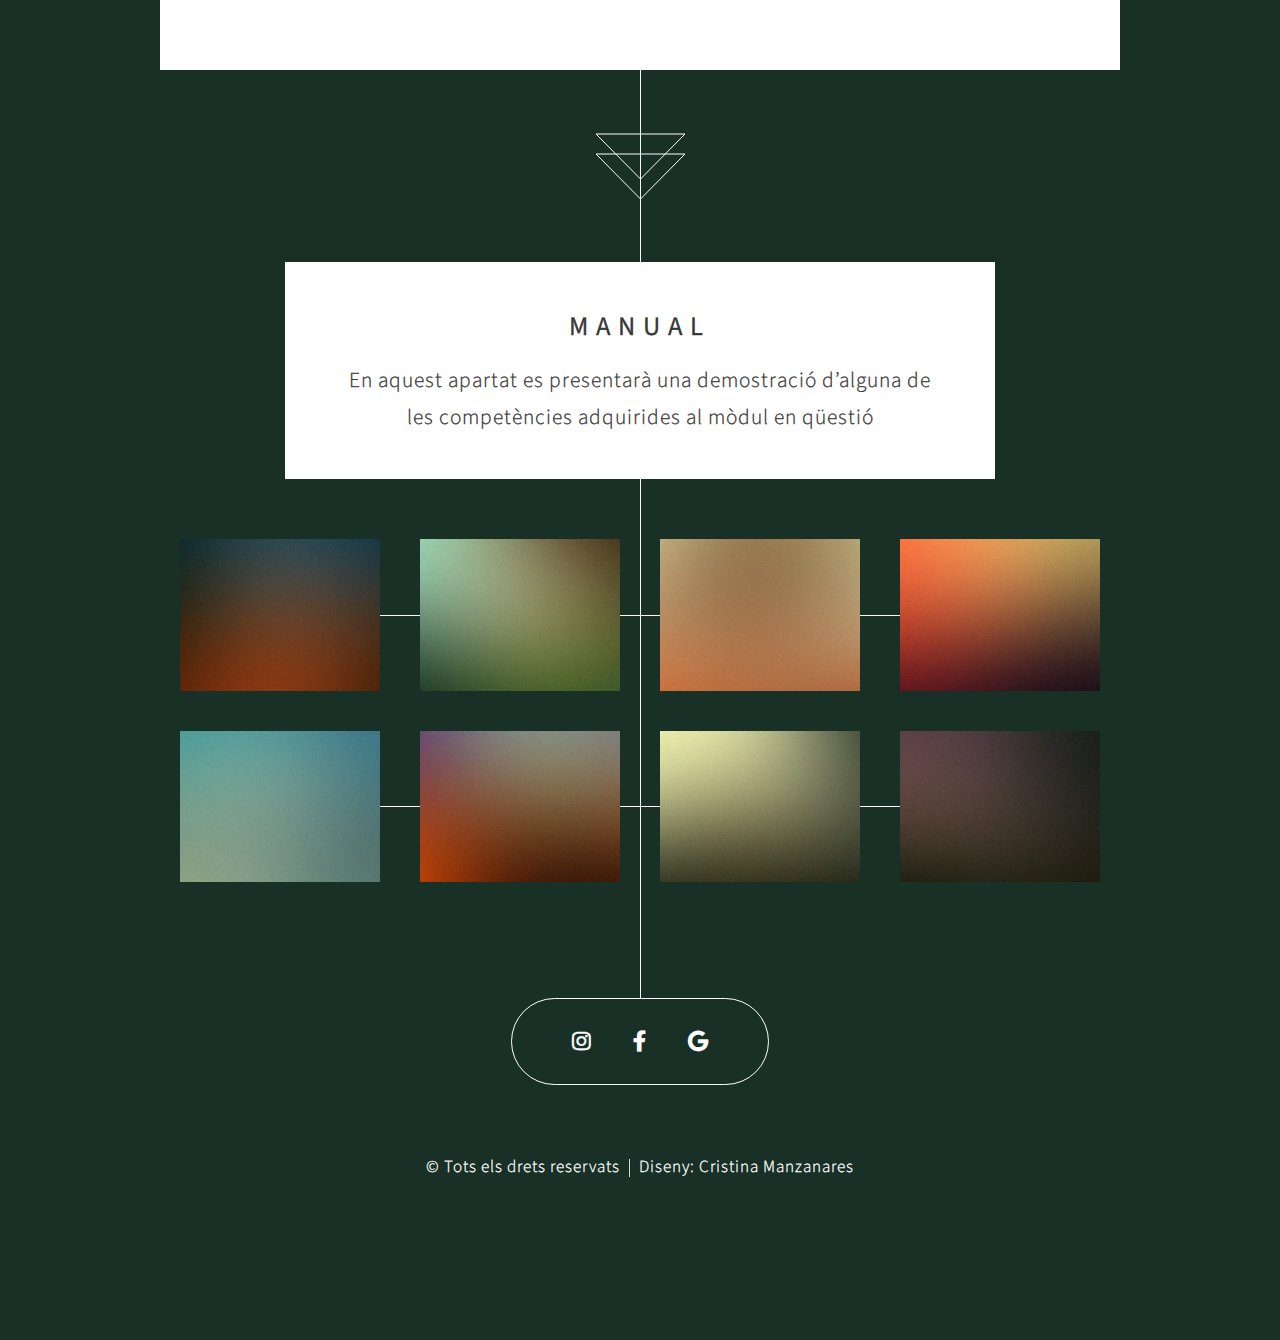
<file: M6.html>
<!DOCTYPE HTML>
<html>
	<head>
		<title>M12-Cristina</title>
		<meta charset="utf-8" />
		<meta name="viewport" content="width=device-width, initial-scale=1, user-scalable=no" />
		<link rel="stylesheet" href="assets/css/main.css" />
		<link rel="icon" href="images/icono-hoja.png">
		<noscript><link rel="stylesheet" href="assets/css/noscript.css" /></noscript>
	</head>
	<body class="is-preload">

		<!-- Header -->
			<section id="header">
				<header>
					<h1>- M6 -</h1>
                    <p>Seguretat Informàtica</p>
                    <div><a href="index.html" class="button style2 scrolly">Index</a></div>
                </header>
				<footer>
                    <a href="M1.html" class="button style2 scrolly-middle">M1</a>
					<a href="M2.html" class="button style2 scrolly-middle">M2</a>
					<a href="M3.html" class="button style2 scrolly-middle">M3</a>
					<a href="M4.html" class="button style2 scrolly-middle">M4</a>
					<a href="M5.html" class="button style2 scrolly-middle">M5</a>
					<a href="#" class="button style5 scrolly-middle">M6</a>
					<a href="M7.html" class="button style2 scrolly-middle">M7</a>
					<a href="M8.html" class="button style2 scrolly-middle">M8</a>
					<a href="M9.html" class="button style2 scrolly-middle">M9</a>
					<a href="M10.html" class="button style2 scrolly-middle">M10</a>
					<a href="M11.html" class="button style2 scrolly-middle">M11</a>
					<a href="M12.html" class="button style2 scrolly-middle">M12</a>
				</footer>
            </section>
            
		<!-- Feature 1 -->
			
				<div id="contenedor">

					<input id="tab-3" type="radio" name="radio-set" class="tab-selector-3" />
					<label for="tab-3" class="tab-label-3">Hores</label>
					
					<input id="tab-2" type="radio" name="radio-set" class="tab-selector-2" />
					<label for="tab-2" class="tab-label-2">UFs</label>

					<input id="tab-1" type="radio" name="radio-set" class="tab-selector-1" checked="checked" />
					<label for="tab-1" class="tab-label-1">Descripció</label>
					
					<input id="name-modul" type="radio" name="radio-set" class="tab-selector-5" />
					<label class="name-modulhaha"><strong><m> M6 - Seguretat Informàtica</m></strong></label>

					<div class="content">
						<div class="content-1">
                            <p class="Descripció">La seguretat informàtica recull tots els processos i els mecanismes que vetllen per la preservació de la informació en ordinadors i xarxes. Es protegeix aquesta informació contra robatoris, corrupció i catàstrofes, tot procurant mantenir l’accés de les persones usuàries.</p>
                            <h2>Hores del mòdul: 132</h2>
						</div>
                        <div class="content-2">
							<body>
								<table class="uf">
									<head>
									  <tr> 
										<th class="uf"> UF 1 </th>
										<th class="uf"> UF 2 </th>
										<th class="uf"> UF 3 </th>
										<th class="uf"> UF 4 </th>
										<th class="uf"> UF 5 </th>
									  </tr>
									</head>
									<body>
									  <tr> 
										<td class="uf">Seguretat passiva</td>
										<td class="uf">Còpies de seguretat</td>
										<td class="uf">Legislació de seguretat i protecció de dades</td>
										<td class="uf">Seguretat activa</td>
										<td class="uf">Tallafocs i monitoratge de xarxes</td>
									  </tr>
									</body>
								  </table>
							</body>
						</div>
						<div align="center" class="content-3">
							<body align="center">
								<table align="center" class="uf">
									<head align="center">
									  <tr align="center"> 
										<th class="uf"><h2>UF1</h2></th>
										<th class="uf"><h2>UF2</h2></th>
										<th class="uf"><h2>UF3</h2></th>
										<th class="uf"><h2>UF4</h2></th>
										<th class="uf"><h2>UF5</h2></th>
									  </tr>
									</head>
									<body>
									  <tr> 
										<td class="uf">24</td>
										<td class="uf">26</td>
										<td class="uf">20</td>
										<td class="uf">24</td>
										<td class="uf">38</td>
									  </tr>
									</body>
								  </table>
							</body>
						</div>
					</div>
				</div>
	
		<!-- Feature 5 -->
		<article id="five" class="container box style1 left">
			<div class="inner">
				<header>
					<h2>Experiencia personal</h2>
				</header>
				<p>Holap</p>
			</div>
		</article>

		<!-- Portfolio -->
			<article class="container box style2">
				<header>
					<h2>Manual</h2>
					<p>En aquest apartat es presentarà una demostració d’alguna de<br />
                        les competències adquirides al mòdul en qüestió</p>
				</header>
				<div class="inner gallery">
					<div class="row gtr-0">
						<div class="col-3 col-12-mobile"><a href="images/fulls/01.jpg" class="image fit"><img src="images/thumbs/01.jpg" alt="" title="Ad infinitum" /></a></div>
						<div class="col-3 col-12-mobile"><a href="images/fulls/02.jpg" class="image fit"><img src="images/thumbs/02.jpg" alt="" title="Dressed in Clarity" /></a></div>
						<div class="col-3 col-12-mobile"><a href="images/fulls/03.jpg" class="image fit"><img src="images/thumbs/03.jpg" alt="" title="Raven" /></a></div>
						<div class="col-3 col-12-mobile"><a href="images/fulls/04.jpg" class="image fit"><img src="images/thumbs/04.jpg" alt="" title="I'll have a cup of Disneyland, please" /></a></div>
					</div>
					<div class="row gtr-0">
						<div class="col-3 col-12-mobile"><a href="images/fulls/05.jpg" class="image fit"><img src="images/thumbs/05.jpg" alt="" title="Cherish" /></a></div>
						<div class="col-3 col-12-mobile"><a href="images/fulls/06.jpg" class="image fit"><img src="images/thumbs/06.jpg" alt="" title="Different." /></a></div>
						<div class="col-3 col-12-mobile"><a href="images/fulls/07.jpg" class="image fit"><img src="images/thumbs/07.jpg" alt="" title="History was made here" /></a></div>
						<div class="col-3 col-12-mobile"><a href="images/fulls/08.jpg" class="image fit"><img src="images/thumbs/08.jpg" alt="" title="People come and go and walk away" /></a></div>
					</div>
				</div>
			</article>

		<section id="footer">
			<ul class="icons">
				<li><a href="https://www.instagram.com/crisdejajas/" target="_blank" class="icon brands fa-instagram"><span class="label">Twitter</span></a></li>
				<li><a href="https://www.facebook.com/profile.php?id=100009607725946" target="_blank" class="icon brands fa-facebook-f"><span class="label">Facebook</span></a></li>
				<li><a href="mailto:crima1712@gmail.com?Subject=Hola%20Cris,%20molt%20guay%20el%20portfoli"  target="_blank" class="icon brands fa-google"></a><span class="label"></span></a></li>
			</ul>
			<div class="copyright">
				<ul class="menu">
					<li>&copy; Tots els drets reservats</li><li>Diseny: Cristina Manzanares</li>
				</ul>
			</div>
		</section>

		<!-- Scripts -->
			<script src="assets/js/jquery.min.js"></script>
			<script src="assets/js/jquery.scrolly.min.js"></script>
			<script src="assets/js/jquery.poptrox.min.js"></script>
			<script src="assets/js/browser.min.js"></script>
			<script src="assets/js/breakpoints.min.js"></script>
			<script src="assets/js/util.js"></script>
			<script src="assets/js/main.js"></script>

	</body>
</html>
</file>
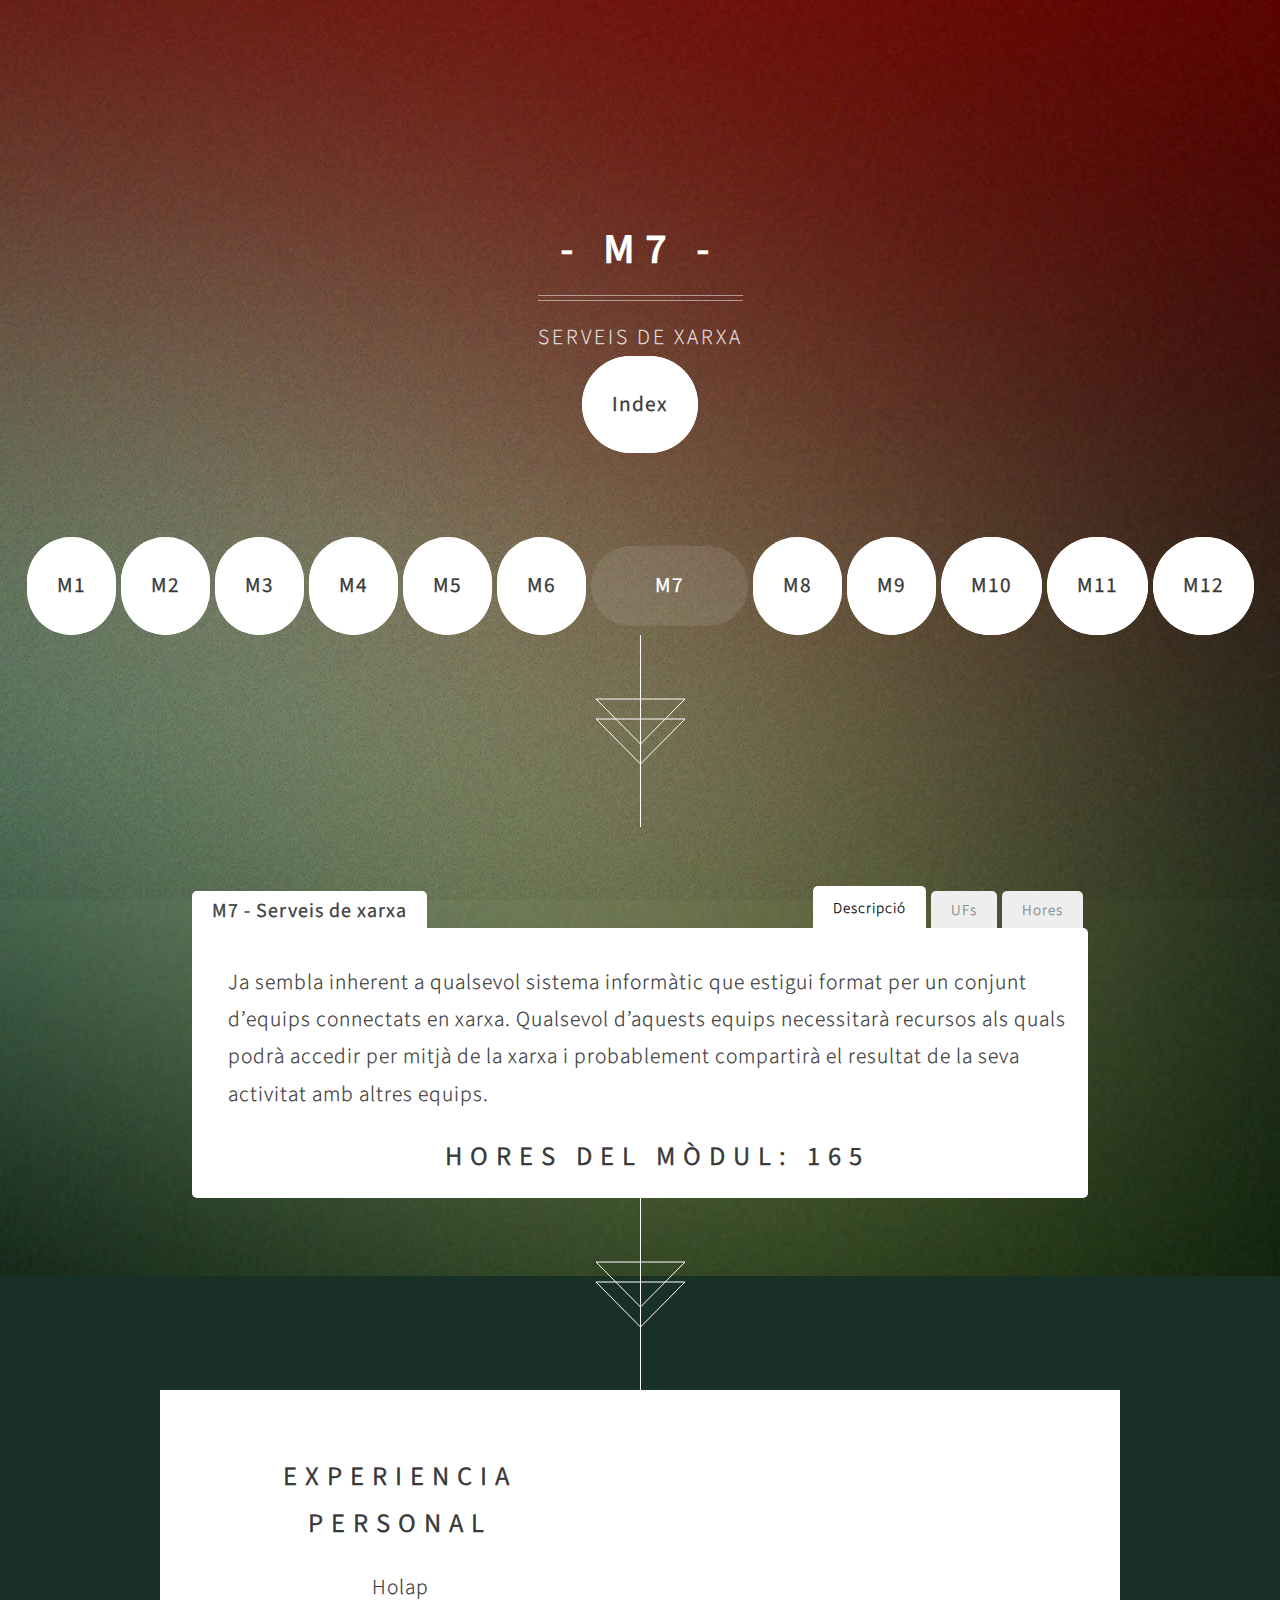
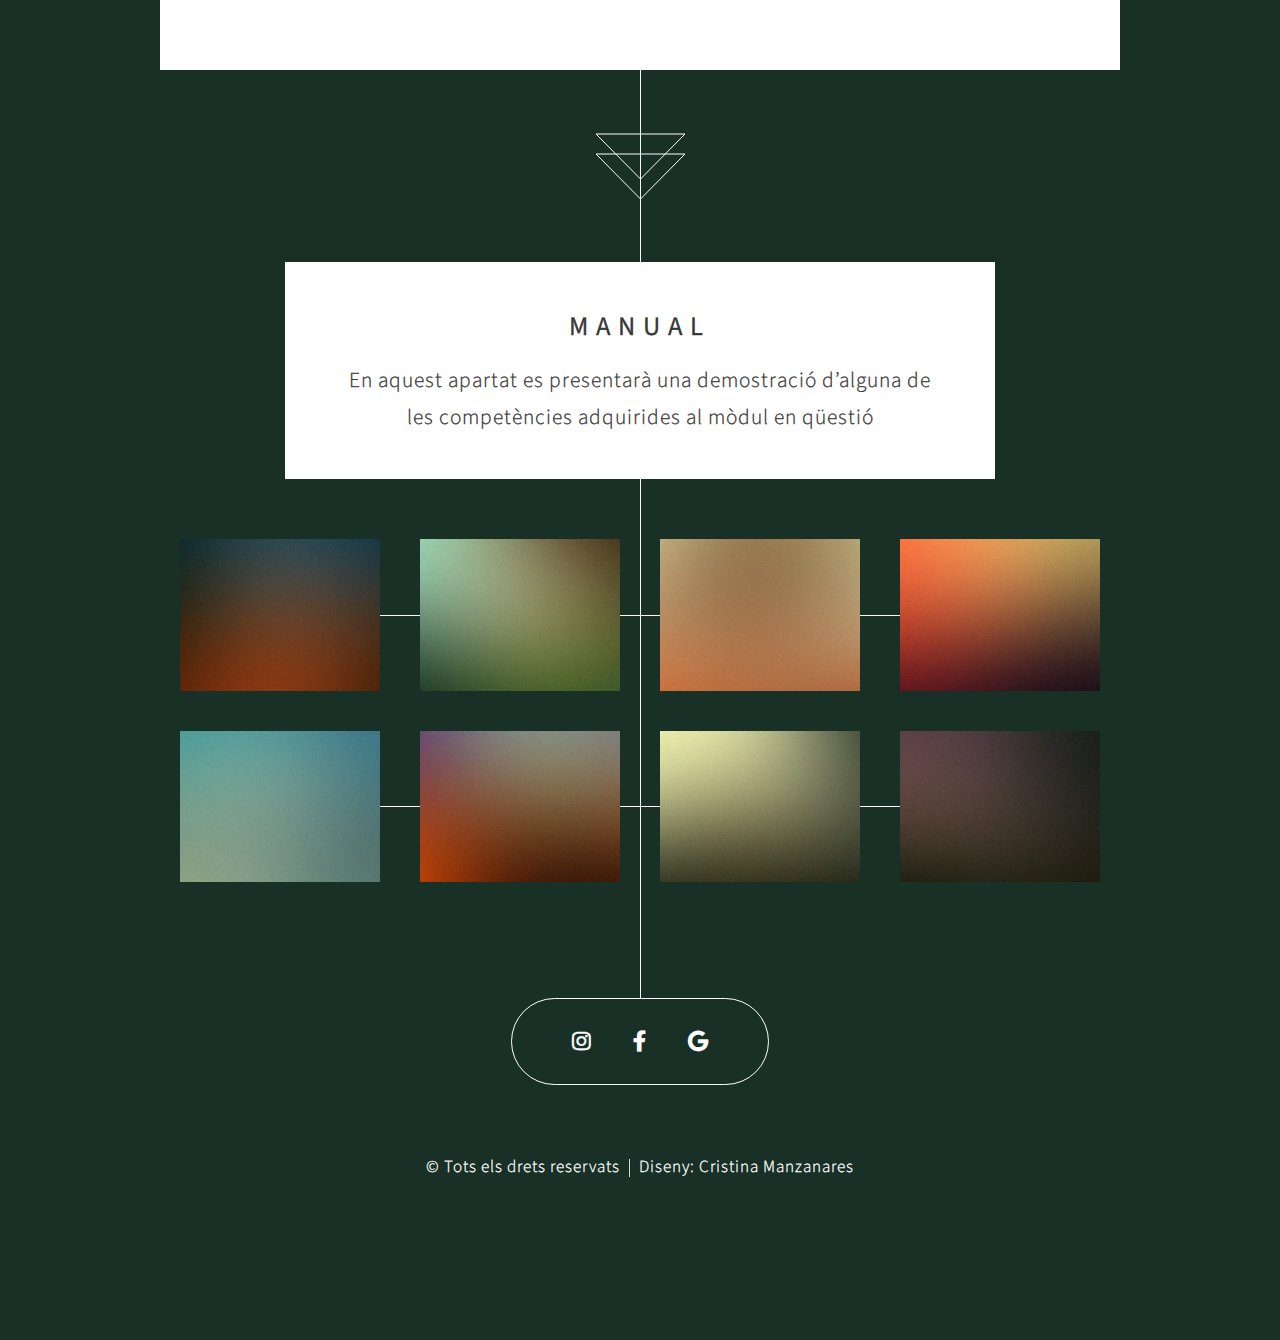
<file: M7.html>
<!DOCTYPE HTML>
<html>
	<head>
		<title>M12-Cristina</title>
		<meta charset="utf-8" />
		<meta name="viewport" content="width=device-width, initial-scale=1, user-scalable=no" />
		<link rel="stylesheet" href="assets/css/main.css" />
		<link rel="icon" href="images/icono-hoja.png">
		<noscript><link rel="stylesheet" href="assets/css/noscript.css" /></noscript>
	</head>
	<body class="is-preload">

		<!-- Header -->
			<section id="header">
				<header>
					<h1>- M7 -</h1>
                    <p>Serveis de xarxa</p>
                    <div><a href="index.html" class="button style2 scrolly">Index</a></div>
                </header>
				<footer>
                    <a href="M1.html" class="button style2 scrolly-middle">M1</a>
					<a href="M2.html" class="button style2 scrolly-middle">M2</a>
					<a href="M3.html" class="button style2 scrolly-middle">M3</a>
					<a href="M4.html" class="button style2 scrolly-middle">M4</a>
					<a href="M5.html" class="button style2 scrolly-middle">M5</a>
					<a href="M6.html" class="button style2 scrolly-middle">M6</a>
					<a href="#" class="button style5 scrolly-middle">M7</a>
					<a href="M8.html" class="button style2 scrolly-middle">M8</a>
					<a href="M9.html" class="button style2 scrolly-middle">M9</a>
					<a href="M10.html" class="button style2 scrolly-middle">M10</a>
					<a href="M11.html" class="button style2 scrolly-middle">M11</a>
					<a href="M12.html" class="button style2 scrolly-middle">M12</a>
				</footer>
            </section>
            
		<!-- Feature 1 -->
			
				<div id="contenedor">

					<input id="tab-3" type="radio" name="radio-set" class="tab-selector-3" />
					<label for="tab-3" class="tab-label-3">Hores</label>
					
					<input id="tab-2" type="radio" name="radio-set" class="tab-selector-2" />
					<label for="tab-2" class="tab-label-2">UFs</label>

					<input id="tab-1" type="radio" name="radio-set" class="tab-selector-1" checked="checked" />
					<label for="tab-1" class="tab-label-1">Descripció</label>
					
					<input id="name-modul" type="radio" name="radio-set" class="tab-selector-5" />
					<label class="name-modulhaha"><strong><m> M7 - Serveis de xarxa</m></strong></label>

					<div class="content">
						<div class="content-1">
                            <p class="Descripció">Ja sembla inherent a qualsevol sistema informàtic que estigui format per un conjunt d’equips connectats en xarxa. Qualsevol d’aquests equips necessitarà recursos als quals podrà accedir per mitjà de la xarxa i probablement compartirà el resultat de la seva activitat amb altres equips.</p>
                            <h2>Hores del mòdul: 165</h2>
						</div>
                        <div class="content-2">
							<body>
								<table class="uf">
									<head>
									  <tr> 
										<th class="uf"> UF 1 </th>
										<th class="uf"> UF 2 </th>
										<th class="uf"> UF 3 </th>
										<th class="uf"> UF 4 </th>
									  </tr>
									</head>
									<body>
									  <tr> 
										<td class="uf">Configuració de la xarxa (DNS i DHCP)</td>
										<td class="uf">Correu electrònic i transmissió d'arxius</td>
										<td class="uf">Servidor web i servidor intermediari o proxy</td>
										<td class="uf">Accés a sistemes remots</td>
									  </tr>
									</body>
								  </table>
							</body>
						</div>
						<div align="center" class="content-3">
							<body align="center">
								<table align="center" class="uf">
									<head align="center">
									  <tr align="center"> 
										<th class="uf"><h2>UF1</h2></th>
										<th class="uf"><h2>UF2</h2></th>
										<th class="uf"><h2>UF3</h2></th>
										<th class="uf"><h2>UF4</h2></th>
									  </tr>
									</head>
									<body>
									  <tr> 
										<td class="uf">36 hores</td>
										<td class="uf">32 hores</td>
										<td class="uf">32 hores</td>
										<td class="uf">32 hores</td>
									  </tr>
									</body>
								  </table>
							</body>
						</div>
						<div class="content-4">
							<p>Contenido4</p>
						</div>
					</div>
				</div>
	
		<!-- Feature 5 -->
		<article id="five" class="container box style1 left">
			<div class="inner">
				<header>
					<h2>Experiencia personal</h2>
				</header>
				<p>Holap</p>
			</div>
		</article>

		<!-- Portfolio -->
			<article class="container box style2">
				<header>
					<h2>Manual</h2>
					<p>En aquest apartat es presentarà una demostració d’alguna de<br />
                        les competències adquirides al mòdul en qüestió</p>
				</header>
				<div class="inner gallery">
					<div class="row gtr-0">
						<div class="col-3 col-12-mobile"><a href="images/fulls/01.jpg" class="image fit"><img src="images/thumbs/01.jpg" alt="" title="Ad infinitum" /></a></div>
						<div class="col-3 col-12-mobile"><a href="images/fulls/02.jpg" class="image fit"><img src="images/thumbs/02.jpg" alt="" title="Dressed in Clarity" /></a></div>
						<div class="col-3 col-12-mobile"><a href="images/fulls/03.jpg" class="image fit"><img src="images/thumbs/03.jpg" alt="" title="Raven" /></a></div>
						<div class="col-3 col-12-mobile"><a href="images/fulls/04.jpg" class="image fit"><img src="images/thumbs/04.jpg" alt="" title="I'll have a cup of Disneyland, please" /></a></div>
					</div>
					<div class="row gtr-0">
						<div class="col-3 col-12-mobile"><a href="images/fulls/05.jpg" class="image fit"><img src="images/thumbs/05.jpg" alt="" title="Cherish" /></a></div>
						<div class="col-3 col-12-mobile"><a href="images/fulls/06.jpg" class="image fit"><img src="images/thumbs/06.jpg" alt="" title="Different." /></a></div>
						<div class="col-3 col-12-mobile"><a href="images/fulls/07.jpg" class="image fit"><img src="images/thumbs/07.jpg" alt="" title="History was made here" /></a></div>
						<div class="col-3 col-12-mobile"><a href="images/fulls/08.jpg" class="image fit"><img src="images/thumbs/08.jpg" alt="" title="People come and go and walk away" /></a></div>
					</div>
				</div>
			</article>

		<section id="footer">
			<ul class="icons">
				<li><a href="https://www.instagram.com/crisdejajas/" target="_blank" class="icon brands fa-instagram"><span class="label">Twitter</span></a></li>
				<li><a href="https://www.facebook.com/profile.php?id=100009607725946"  target="_blank" class="icon brands fa-facebook-f"><span class="label">Facebook</span></a></li>
				<li><a href="mailto:crima1712@gmail.com?Subject=Hola%20Cris,%20molt%20guay%20el%20portfoli"  target="_blank" class="icon brands fa-google"></a><span class="label"></span></a></li>
			</ul>
			<div class="copyright">
				<ul class="menu">
					<li>&copy; Tots els drets reservats</li><li>Diseny: Cristina Manzanares</li>
				</ul>
			</div>
		</section>

		<!-- Scripts -->
			<script src="assets/js/jquery.min.js"></script>
			<script src="assets/js/jquery.scrolly.min.js"></script>
			<script src="assets/js/jquery.poptrox.min.js"></script>
			<script src="assets/js/browser.min.js"></script>
			<script src="assets/js/breakpoints.min.js"></script>
			<script src="assets/js/util.js"></script>
			<script src="assets/js/main.js"></script>

	</body>
</html>
</file>
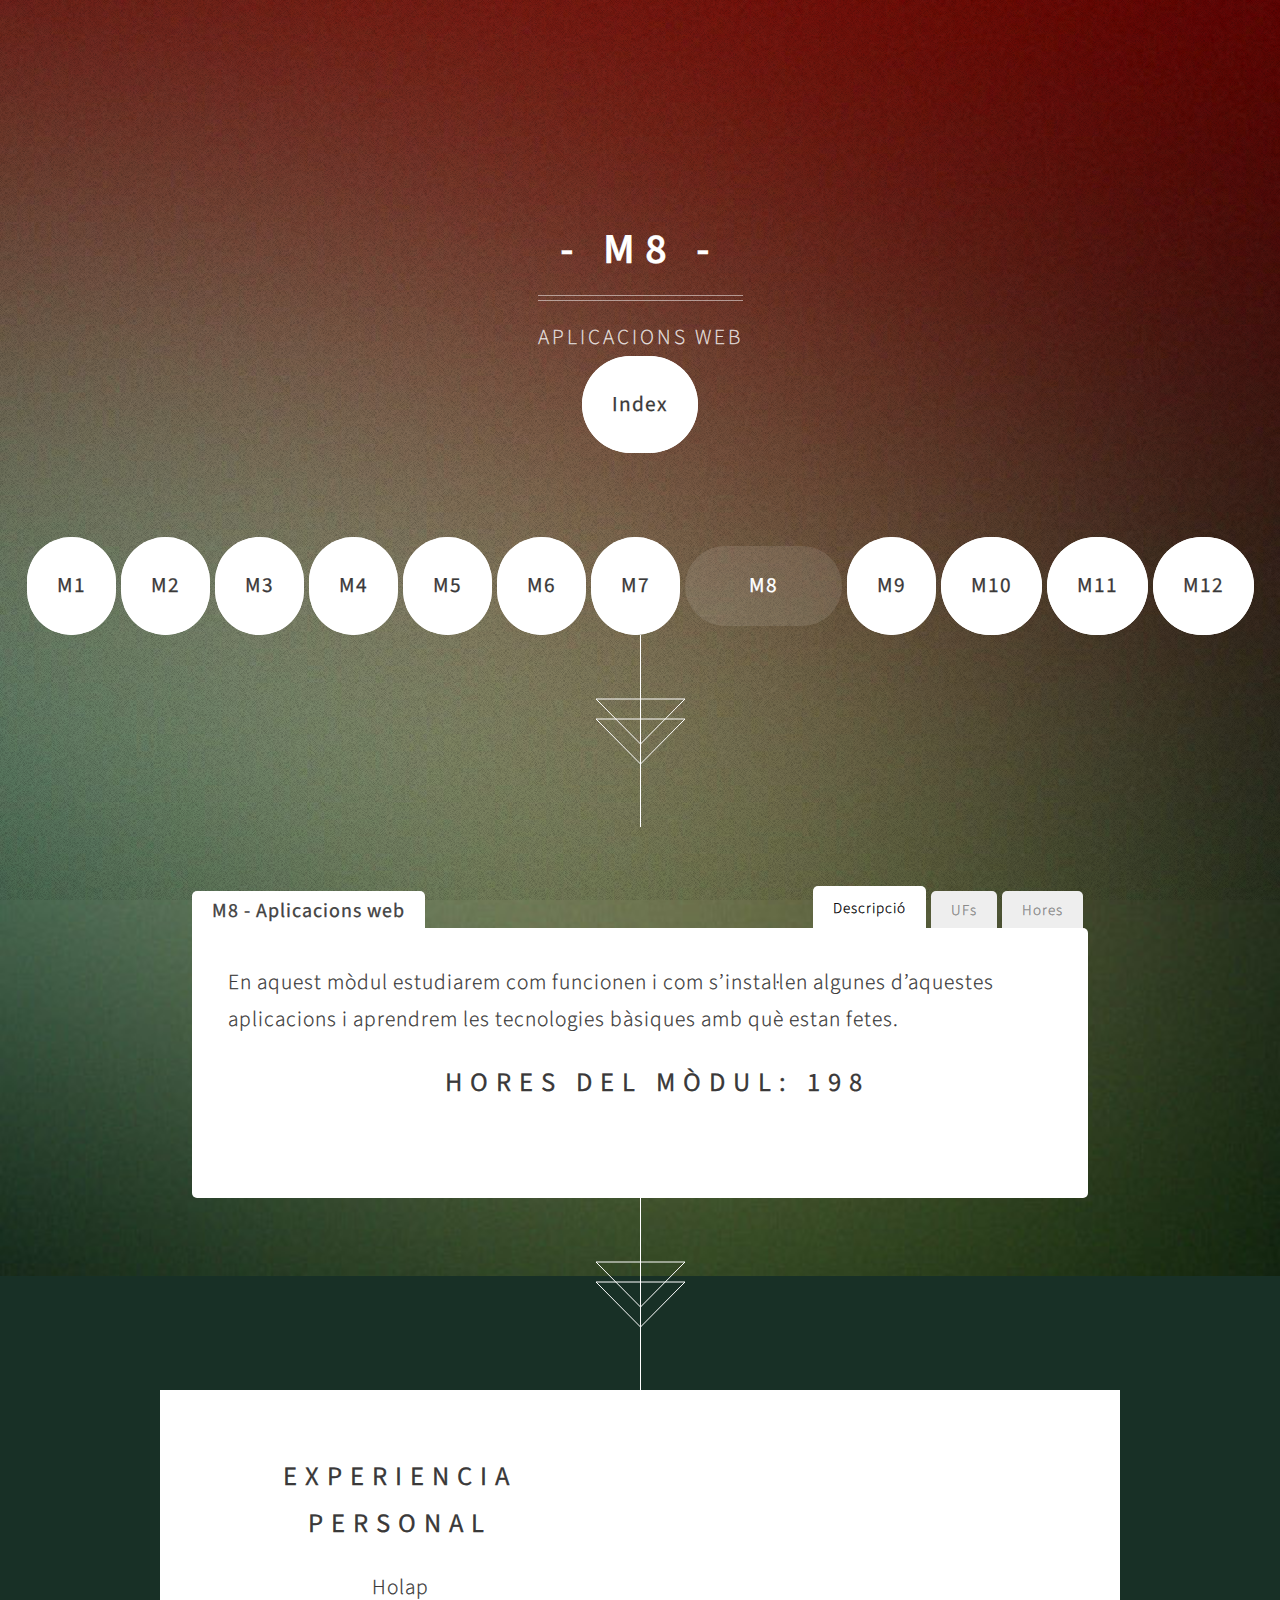
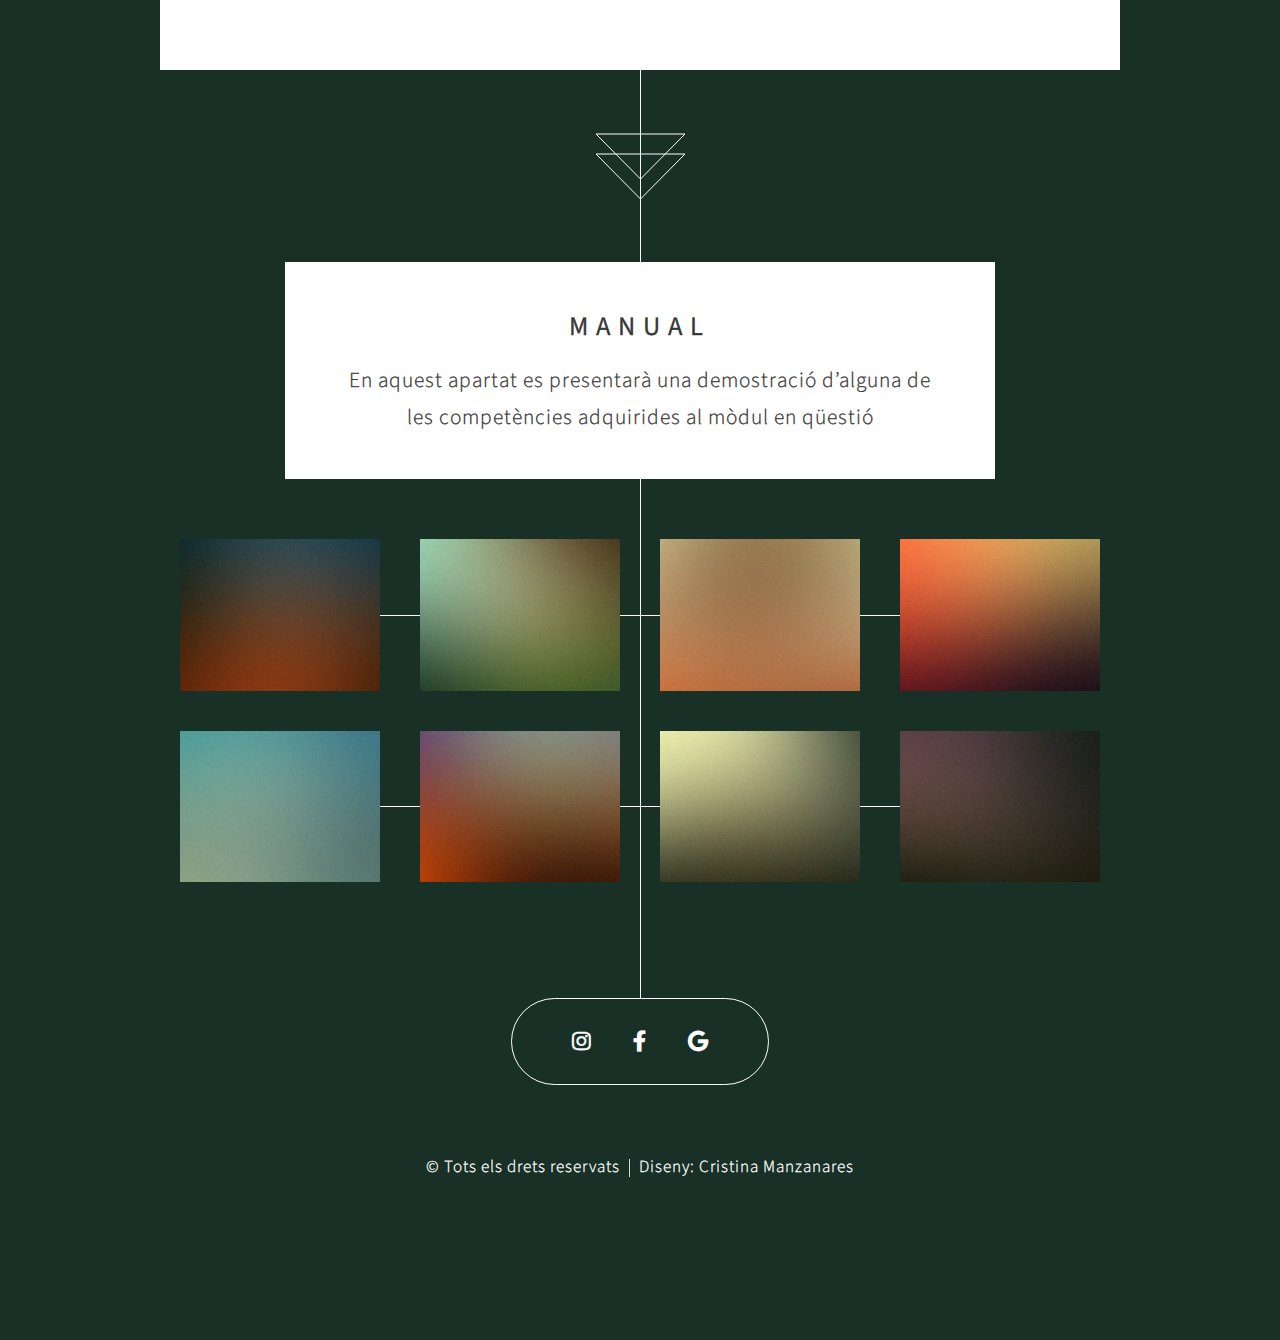
<file: M8.html>
<!DOCTYPE HTML>
<html>
	<head>
		<title>M12-Cristina</title>
		<meta charset="utf-8" />
		<meta name="viewport" content="width=device-width, initial-scale=1, user-scalable=no" />
		<link rel="stylesheet" href="assets/css/main.css" />
		<link rel="icon" href="images/icono-hoja.png">
		<noscript><link rel="stylesheet" href="assets/css/noscript.css" /></noscript>
	</head>
	<body class="is-preload">

		<!-- Header -->
			<section id="header">
				<header>
					<h1>- M8 -</h1>
                    <p>Aplicacions web</p>
                    <div><a href="index.html" class="button style2 scrolly">Index</a></div>
                </header>
				<footer>
                    <a href="M1.html" class="button style2 scrolly-middle">M1</a>
					<a href="M2.html" class="button style2 scrolly-middle">M2</a>
					<a href="M3.html" class="button style2 scrolly-middle">M3</a>
					<a href="M4.html" class="button style2 scrolly-middle">M4</a>
					<a href="M5.html" class="button style2 scrolly-middle">M5</a>
					<a href="M6.html" class="button style2 scrolly-middle">M6</a>
					<a href="M7.html" class="button style2 scrolly-middle">M7</a>
					<a href="#" class="button style5 scrolly-middle">M8</a>
					<a href="M9.html" class="button style2 scrolly-middle">M9</a>
					<a href="M10.html" class="button style2 scrolly-middle">M10</a>
					<a href="M11.html" class="button style2 scrolly-middle">M11</a>
					<a href="M12.html" class="button style2 scrolly-middle">M12</a>
				</footer>
            </section>
            
		<!-- Feature 1 -->
			
				<div id="contenedor">

					<input id="tab-3" type="radio" name="radio-set" class="tab-selector-3" />
					<label for="tab-3" class="tab-label-3">Hores</label>
					
					<input id="tab-2" type="radio" name="radio-set" class="tab-selector-2" />
					<label for="tab-2" class="tab-label-2">UFs</label>

					<input id="tab-1" type="radio" name="radio-set" class="tab-selector-1" checked="checked" />
					<label for="tab-1" class="tab-label-1">Descripció</label>
					
					<input id="name-modul" type="radio" name="radio-set" class="tab-selector-5" />
					<label class="name-modulhaha"><strong><m> M8 - Aplicacions web</m></strong></label>

					<div class="content">
						<div class="content-1">
                            <p class="Descripció">En aquest mòdul estudiarem com funcionen i com s’instal·len algunes d’aquestes aplicacions i aprendrem les tecnologies bàsiques amb què estan fetes. </p>
                            <h2>Hores del mòdul: 198</h2>
						</div>
                        <div class="content-2">
							<body>
								<table class="uf">
									<head>
									  <tr> 
										<th class="uf"> UF 1 </th>
										<th class="uf"> UF 2 </th>
										<th class="uf"> UF 3 </th>
										<th class="uf"> UF 4 </th>
										<th class="uf"> UF 5 </th>
									  </tr>
									</head>
									<body>
									  <tr> 
										<td class="uf">Ofimàtica i eines web</td>
										<td class="uf">Gestors d'arxius web</td>
										<td class="uf">Gestors de continguts</td>
										<td class="uf">Portals web d'aprenentatge</td>
										<td class="uf">Fonaments d'HTML i fulls d'estils</td>
									  </tr>
									</body>
								  </table>
							</body>
						</div>
						<div align="center" class="content-3">
							<body align="center">
								<table align="center" class="uf">
									<head align="center">
									  <tr align="center"> 
										<th class="uf"><h2>UF1</h2></th>
										<th class="uf"><h2>UF2</h2></th>
										<th class="uf"><h2>UF3</h2></th>
										<th class="uf"><h2>UF4</h2></th>
										<th class="uf"><h2>UF5</h2></th>
									  </tr>
									</head>
									<body>
									  <tr> 
										<td class="uf">22 hores</td>
										<td class="uf">25 hores</td>
										<td class="uf">30 hores</td>
										<td class="uf">30 hores</td>
										<td class="uf">58 hores</td>
									  </tr>
									</body>
								  </table>
							</body>
						</div>
						<div class="content-4">
							<p>Contenido4</p>
						</div>
					</div>
				</div>
	
		<!-- Feature 5 -->
		<article id="five" class="container box style1 left">
			<div class="inner">
				<header>
					<h2>Experiencia personal</h2>
				</header>
				<p>Holap</p>
			</div>
		</article>

		<!-- Portfolio -->
			<article class="container box style2">
				<header>
					<h2>Manual</h2>
					<p>En aquest apartat es presentarà una demostració d’alguna de<br />
                        les competències adquirides al mòdul en qüestió</p>
				</header>
				<div class="inner gallery">
					<div class="row gtr-0">
						<div class="col-3 col-12-mobile"><a href="images/fulls/01.jpg" class="image fit"><img src="images/thumbs/01.jpg" alt="" title="Ad infinitum" /></a></div>
						<div class="col-3 col-12-mobile"><a href="images/fulls/02.jpg" class="image fit"><img src="images/thumbs/02.jpg" alt="" title="Dressed in Clarity" /></a></div>
						<div class="col-3 col-12-mobile"><a href="images/fulls/03.jpg" class="image fit"><img src="images/thumbs/03.jpg" alt="" title="Raven" /></a></div>
						<div class="col-3 col-12-mobile"><a href="images/fulls/04.jpg" class="image fit"><img src="images/thumbs/04.jpg" alt="" title="I'll have a cup of Disneyland, please" /></a></div>
					</div>
					<div class="row gtr-0">
						<div class="col-3 col-12-mobile"><a href="images/fulls/05.jpg" class="image fit"><img src="images/thumbs/05.jpg" alt="" title="Cherish" /></a></div>
						<div class="col-3 col-12-mobile"><a href="images/fulls/06.jpg" class="image fit"><img src="images/thumbs/06.jpg" alt="" title="Different." /></a></div>
						<div class="col-3 col-12-mobile"><a href="images/fulls/07.jpg" class="image fit"><img src="images/thumbs/07.jpg" alt="" title="History was made here" /></a></div>
						<div class="col-3 col-12-mobile"><a href="images/fulls/08.jpg" class="image fit"><img src="images/thumbs/08.jpg" alt="" title="People come and go and walk away" /></a></div>
					</div>
				</div>
			</article>

		<section id="footer">
			<ul class="icons">
				<li><a href="https://www.instagram.com/crisdejajas/" target="_blank" class="icon brands fa-instagram"><span class="label">Twitter</span></a></li>
				<li><a href="https://www.facebook.com/profile.php?id=100009607725946"  target="_blank" class="icon brands fa-facebook-f"><span class="label">Facebook</span></a></li>
				<li><a href="mailto:crima1712@gmail.com?Subject=Hola%20Cris,%20molt%20guay%20el%20portfoli"  target="_blank" class="icon brands fa-google"></a><span class="label"></span></a></li>
			</ul>
			<div class="copyright">
				<ul class="menu">
					<li>&copy; Tots els drets reservats</li><li>Diseny: Cristina Manzanares</li>
				</ul>
			</div>
		</section>

		<!-- Scripts -->
			<script src="assets/js/jquery.min.js"></script>
			<script src="assets/js/jquery.scrolly.min.js"></script>
			<script src="assets/js/jquery.poptrox.min.js"></script>
			<script src="assets/js/browser.min.js"></script>
			<script src="assets/js/breakpoints.min.js"></script>
			<script src="assets/js/util.js"></script>
			<script src="assets/js/main.js"></script>

	</body>
</html>
</file>
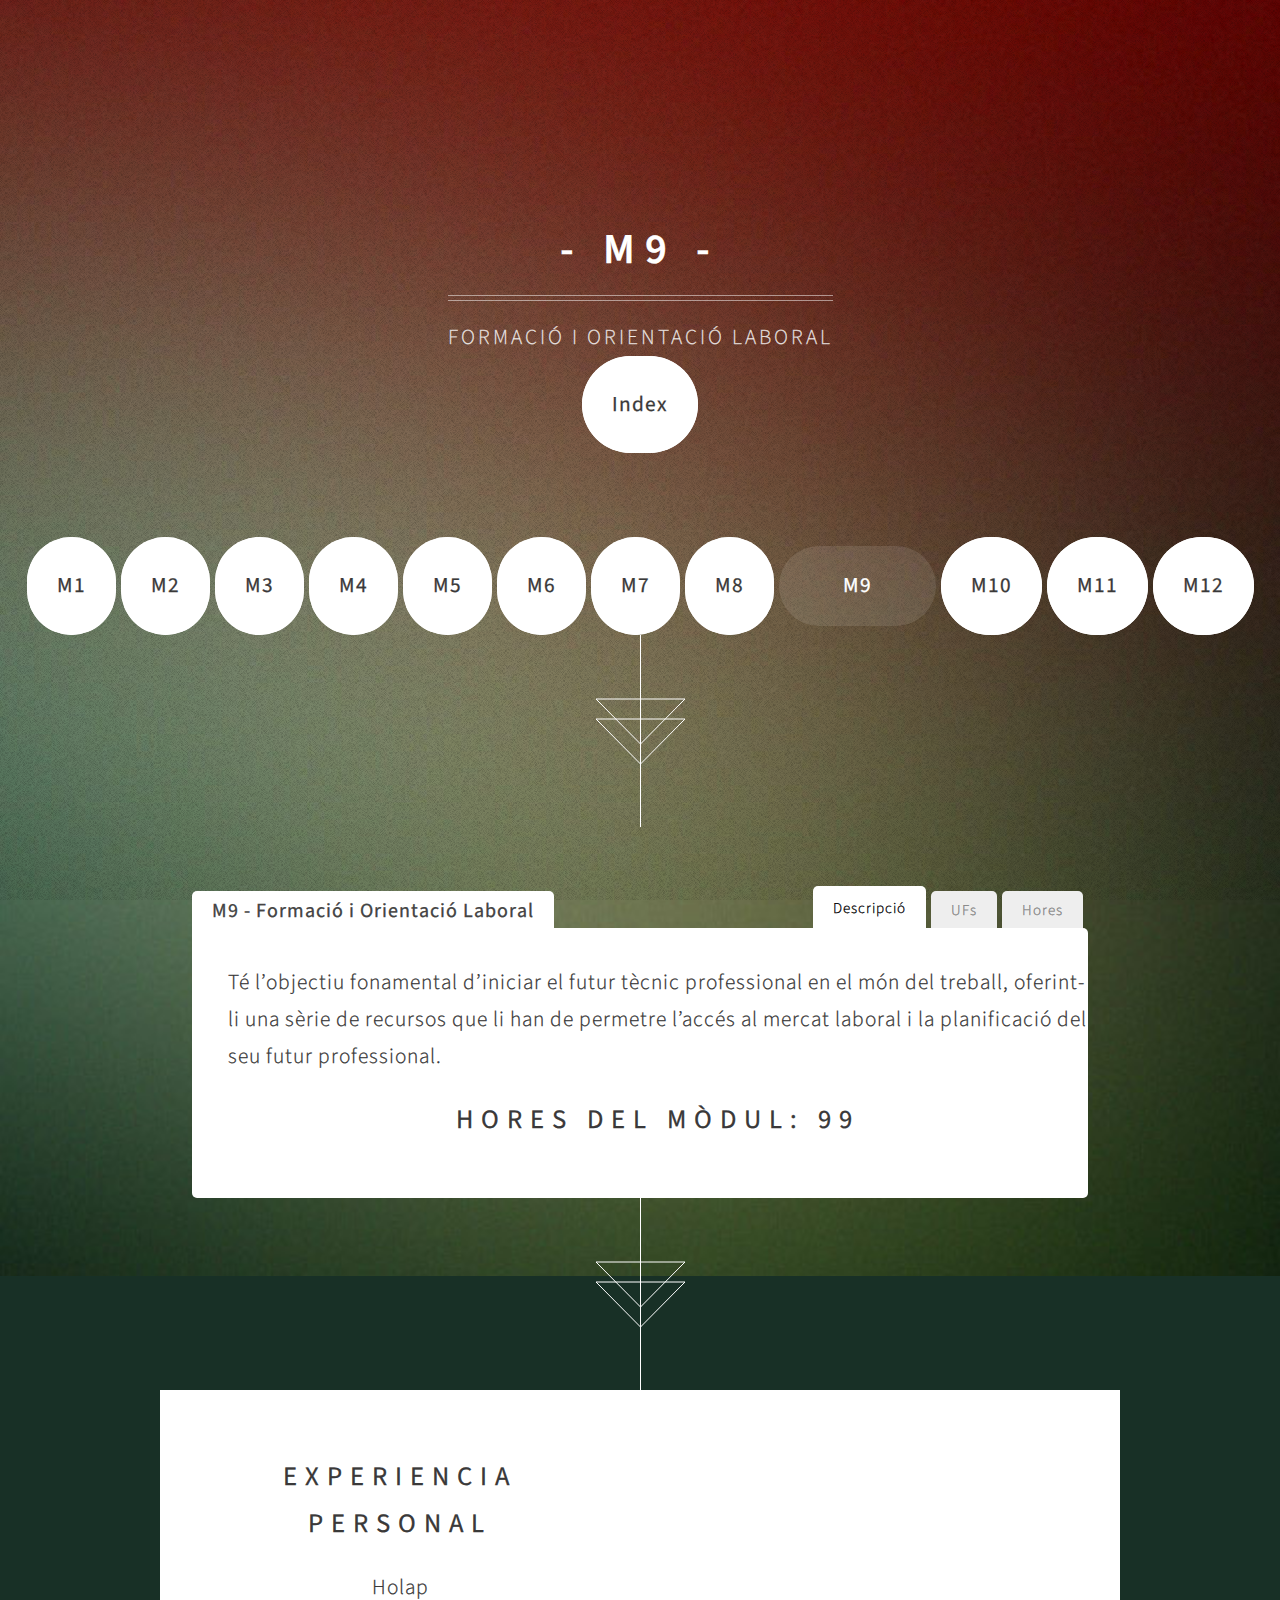
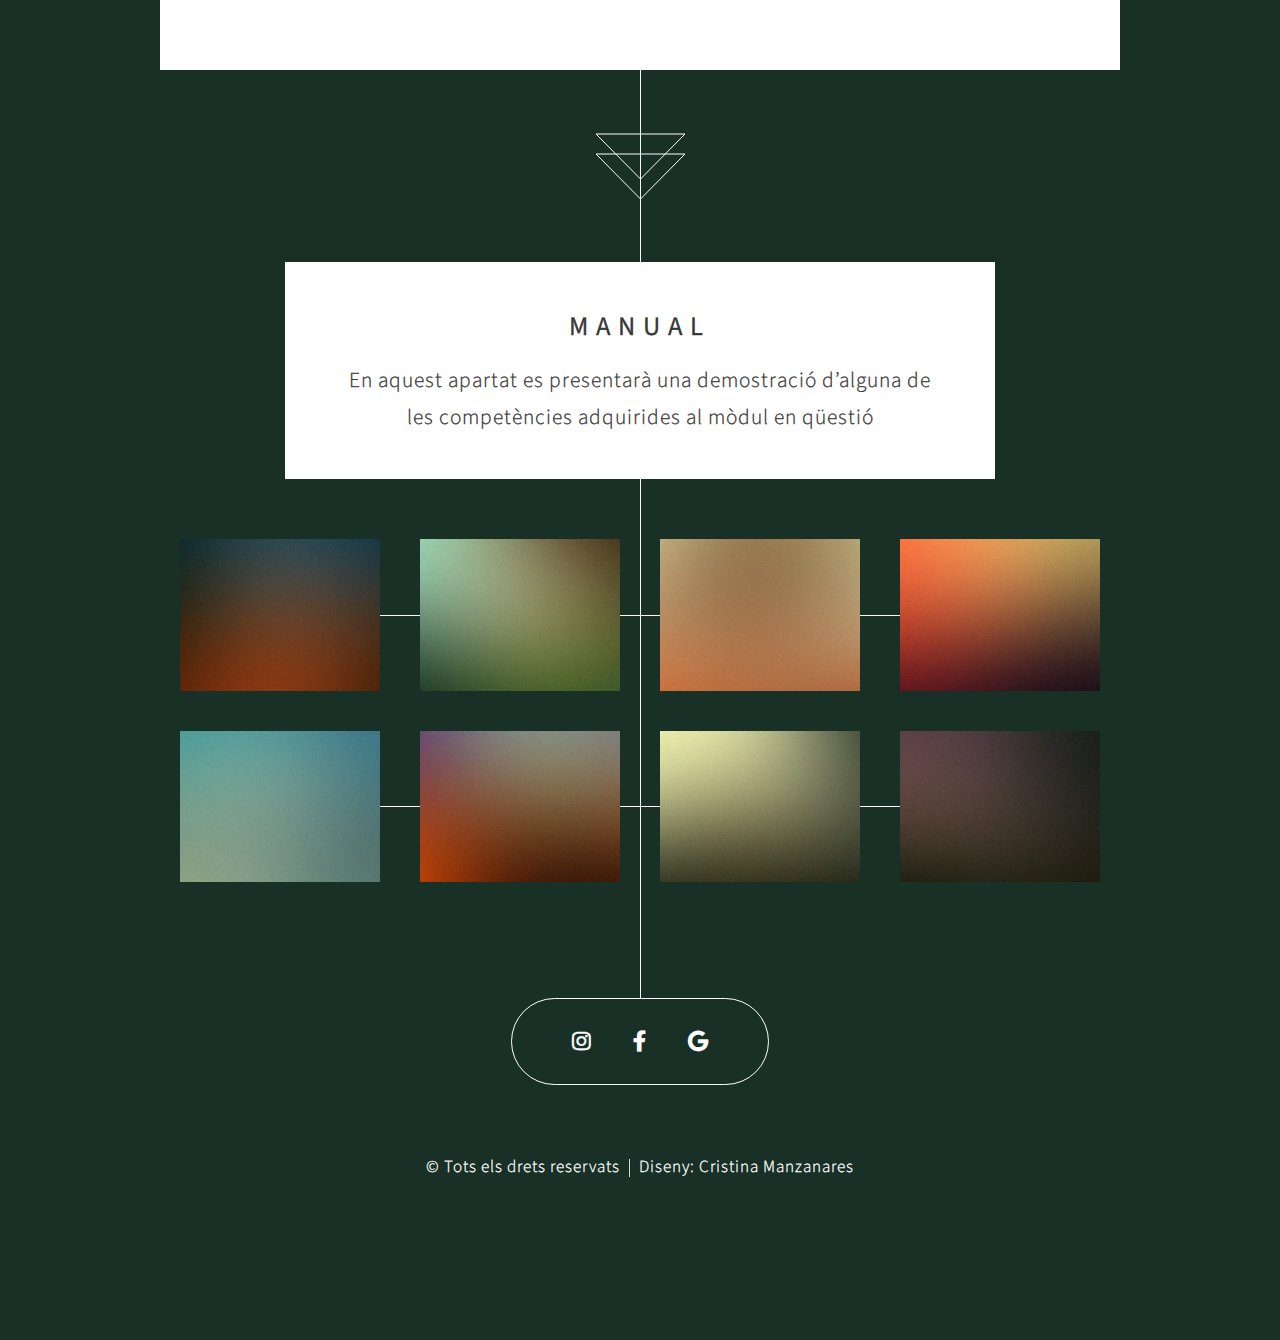
<file: M9.html>
<!DOCTYPE HTML>
<html>
	<head>
		<title>M12-Cristina</title>
		<meta charset="utf-8" />
		<meta name="viewport" content="width=device-width, initial-scale=1, user-scalable=no" />
		<link rel="stylesheet" href="assets/css/main.css" />
		<link rel="icon" href="images/icono-hoja.png">
		<noscript><link rel="stylesheet" href="assets/css/noscript.css" /></noscript>
	</head>
	<body class="is-preload">

		<!-- Header -->
			<section id="header">
				<header>
					<h1>- M9 -</h1>
                    <p>Formació i Orientació Laboral</p>
                    <div><a href="index.html" class="button style2 scrolly">Index</a></div>
                </header>
				<footer>
                    <a href="M1.html" class="button style2 scrolly-middle">M1</a>
					<a href="M2.html" class="button style2 scrolly-middle">M2</a>
					<a href="M3.html" class="button style2 scrolly-middle">M3</a>
					<a href="M4.html" class="button style2 scrolly-middle">M4</a>
					<a href="M5.html" class="button style2 scrolly-middle">M5</a>
					<a href="M6.html" class="button style2 scrolly-middle">M6</a>
					<a href="M7.html" class="button style2 scrolly-middle">M7</a>
					<a href="M8.html" class="button style2 scrolly-middle">M8</a>
					<a href="#" class="button style5 scrolly-middle">M9</a>
					<a href="M10.html" class="button style2 scrolly-middle">M10</a>
					<a href="M11.html" class="button style2 scrolly-middle">M11</a>
					<a href="M12.html" class="button style2 scrolly-middle">M12</a>
				</footer>
            </section>
            
		<!-- Feature 1 -->
			
				<div id="contenedor">

					<input id="tab-3" type="radio" name="radio-set" class="tab-selector-3" />
					<label for="tab-3" class="tab-label-3">Hores</label>
					
					<input id="tab-2" type="radio" name="radio-set" class="tab-selector-2" />
					<label for="tab-2" class="tab-label-2">UFs</label>

					<input id="tab-1" type="radio" name="radio-set" class="tab-selector-1" checked="checked" />
					<label for="tab-1" class="tab-label-1">Descripció</label>
					
					<input id="name-modul" type="radio" name="radio-set" class="tab-selector-5" />
					<label class="name-modulhaha"><strong><m> M9 - Formació i Orientació Laboral</m></strong></label>

					<div class="content">
						<div class="content-1">
                            <p class="Descripció">Té l’objectiu fonamental d’iniciar el futur tècnic professional en el món del treball, oferint-li una sèrie de recursos que li han de permetre l’accés al mercat laboral i la planificació del seu futur professional.</p>
                            <h2>Hores del mòdul: 99</h2>
						</div>
                        <div class="content-2">
							<body>
								<table class="uf">
									<head>
									  <tr> 
										<th class="uf"> UF 1 </th>
										<th class="uf"> UF 2 </th>
									  </tr>
									</head>
									<body>
									  <tr> 
										<td class="uf">Incorporació al treball</td>
										<td class="uf">Prevenció de riscos laborals</td>
									  </tr>
									</body>
								  </table>
							</body>
						</div>
						<div align="center" class="content-3">
							<body align="center">
								<table align="center" class="uf">
									<head align="center">
									  <tr align="center"> 
										<th class="uf"><h2>UF1</h2></th>
										<th class="uf"><h2>UF2</h2></th>
									  </tr>
									</head>
									<body>
									  <tr> 
										<td class="uf">66 hores</td>
										<td class="uf">33 hores</td>
									  </tr>
									</body>
								  </table>
							</body>
						</div>
					</div>
				</div>
	
		<!-- Feature 5 -->
		<article id="five" class="container box style1 left">
			<div class="inner">
				<header>
					<h2>Experiencia personal</h2>
				</header>
				<p>Holap</p>
			</div>
		</article>

		<!-- Portfolio -->
			<article class="container box style2">
				<header>
					<h2>Manual</h2>
					<p>En aquest apartat es presentarà una demostració d’alguna de<br />
                        les competències adquirides al mòdul en qüestió</p>
				</header>
				<div class="inner gallery">
					<div class="row gtr-0">
						<div class="col-3 col-12-mobile"><a href="images/fulls/01.jpg" class="image fit"><img src="images/thumbs/01.jpg" alt="" title="Ad infinitum" /></a></div>
						<div class="col-3 col-12-mobile"><a href="images/fulls/02.jpg" class="image fit"><img src="images/thumbs/02.jpg" alt="" title="Dressed in Clarity" /></a></div>
						<div class="col-3 col-12-mobile"><a href="images/fulls/03.jpg" class="image fit"><img src="images/thumbs/03.jpg" alt="" title="Raven" /></a></div>
						<div class="col-3 col-12-mobile"><a href="images/fulls/04.jpg" class="image fit"><img src="images/thumbs/04.jpg" alt="" title="I'll have a cup of Disneyland, please" /></a></div>
					</div>
					<div class="row gtr-0">
						<div class="col-3 col-12-mobile"><a href="images/fulls/05.jpg" class="image fit"><img src="images/thumbs/05.jpg" alt="" title="Cherish" /></a></div>
						<div class="col-3 col-12-mobile"><a href="images/fulls/06.jpg" class="image fit"><img src="images/thumbs/06.jpg" alt="" title="Different." /></a></div>
						<div class="col-3 col-12-mobile"><a href="images/fulls/07.jpg" class="image fit"><img src="images/thumbs/07.jpg" alt="" title="History was made here" /></a></div>
						<div class="col-3 col-12-mobile"><a href="images/fulls/08.jpg" class="image fit"><img src="images/thumbs/08.jpg" alt="" title="People come and go and walk away" /></a></div>
					</div>
				</div>
			</article>

		<section id="footer">
			<ul class="icons">
				<li><a href="https://www.instagram.com/crisdejajas/" target="_blank" class="icon brands fa-instagram"><span class="label">Twitter</span></a></li>
				<li><a href="https://www.facebook.com/profile.php?id=100009607725946"  target="_blank" class="icon brands fa-facebook-f"><span class="label">Facebook</span></a></li>
				<li><a href="mailto:crima1712@gmail.com?Subject=Hola%20Cris,%20molt%20guay%20el%20portfoli"  target="_blank" class="icon brands fa-google"></a><span class="label"></span></a></li>
			</ul>
			<div class="copyright">
				<ul class="menu">
					<li>&copy; Tots els drets reservats</li><li>Diseny: Cristina Manzanares</li>
				</ul>
			</div>
		</section>

		<!-- Scripts -->
			<script src="assets/js/jquery.min.js"></script>
			<script src="assets/js/jquery.scrolly.min.js"></script>
			<script src="assets/js/jquery.poptrox.min.js"></script>
			<script src="assets/js/browser.min.js"></script>
			<script src="assets/js/breakpoints.min.js"></script>
			<script src="assets/js/util.js"></script>
			<script src="assets/js/main.js"></script>

	</body>
</html>
</file>
<file: assets/css/noscript.css>
/*
	Overflow by HTML5 UP
	html5up.net | @ajlkn
	Free for personal and commercial use under the CCA 3.0 license (html5up.net/license)
*/

/* Header */

	body.is-preload #header {
		opacity: 1;
	}

		body.is-preload #header footer {
			-moz-transform: none;
			-webkit-transform: none;
			-ms-transform: none;
			transform: none;
			opacity: 1;
		}
</file>
<file: assets/css/main.css>
@import url("https://fonts.googleapis.com/css?family=Source+Sans+Pro:300,300italic,400,600");
@import url("fontawesome-all.min.css");

/*
	Overflow by HTML5 UP
	html5up.net | @ajlkn
	Free for personal and commercial use under the CCA 3.0 license (html5up.net/license)
*/




html, body, div, span, applet, object,
iframe, h1, h2, h3, h4, h5, h6, p, blockquote,
pre, a, abbr, acronym, address, big, cite,
code, del, dfn, em, img, ins, kbd, q, s, samp,
small, strike, strong, sub, sup, tt, var, b,
u, i, center, dl, dt, dd, ol, ul, li, fieldset,
form, label, legend, table, caption, tbody,
tfoot, thead, tr, th, td, article, aside,
canvas, details, embed, figure, figcaption,
footer, header, hgroup, menu, nav, output, ruby,
section, summary, time, mark, audio, video {
	margin: 0;
	padding: 0;
	border: 0;
	font-size: 100%;
	font: inherit;
	vertical-align: baseline;}

article, aside, details, figcaption, figure,
footer, header, hgroup, menu, nav, section {
	display: block;}

body {
	line-height: 1;
}

ol, ul {
	list-style: none;
}



blockquote, q {
	quotes: none;
}

	blockquote:before, blockquote:after, q:before, q:after {
		content: '';
		content: none;
	}

table {
	border-collapse: collapse;
	border-spacing: 0;
}

body {
	-webkit-text-size-adjust: none;
}

mark {
	background-color: transparent;
	color: inherit;
}

input::-moz-focus-inner {
	border: 0;
	padding: 0;
}

input, select, textarea {
	-moz-appearance: none;
	-webkit-appearance: none;
	-ms-appearance: none;
	appearance: none;
}

/* Basic */

	html {
		box-sizing: border-box;
	}

	*, *:before, *:after {
		box-sizing: inherit;
	}

	body {
		background-color: #183026;
		background-image: url("images/overlay.png"), url("../../images/fulls/02.jpg");
		background-repeat: repeat, no-repeat;
		background-size: auto, cover;
		background-position: top left, center 0;
		background-attachment: fixed, fixed;
		font-family: 'Source Sans Pro', sans-serif;
		font-size: 18pt;
		line-height: 1.75em;
		font-weight: 300;
		letter-spacing: 1px;
		color: #3a3939;
		text-shadow: 0 0 0.5px rgba(58, 57, 57, 0.25);
		-webkit-text-stroke: 0.25px;
	}

		body.is-scroll {
			background-attachment: scroll, scroll;
			background-size: auto, 100% auto;
		}

		body.is-preload *, body.is-preload *:before, body.is-preload *:after {
			-moz-animation: none !important;
			-webkit-animation: none !important;
			-ms-animation: none !important;
			animation: none !important;
			-moz-transition: none !important;
			-webkit-transition: none !important;
			-ms-transition: none !important;
			transition: none !important;
		}

	input, textarea, select {
		font-family: 'Source Sans Pro', sans-serif;
		font-size: 18pt;
		line-height: 1.75em;
		font-weight: 300;
		letter-spacing: 1px;
		color: #3a3939;
		text-shadow: 0 0 0.5px rgba(58, 57, 57, 0.25);
		-webkit-text-stroke: 0.25px;
	}

	h1, h2, h3, h4, h5, h6 {
		font-weight: 400;
		text-transform: uppercase;
		line-height: 1.75em;
	}

	h1 a, h2 a, h3 a, h4 a, h5 a, h6 a {
		color: inherit;
		text-decoration: none;
	}

	h2 {
		font-size: 1.25em;
		letter-spacing: 8px;
	}

	h3 {
		font-size: 1em;
		letter-spacing: 5px;
	}

	strong, b {
		font-weight: 400;
	}

	em, i {
		font-style: italic;
	}

	a {
		-moz-transition: border-color 0.35s ease-in-out, color 0.35s ease-in-out;
		-webkit-transition: border-color 0.35s ease-in-out, color 0.35s ease-in-out;
		-ms-transition: border-color 0.35s ease-in-out, color 0.35s ease-in-out;
		transition: border-color 0.35s ease-in-out, color 0.35s ease-in-out;
		color: #35b88f;
		text-shadow: 0 0 0.5px rgba(53, 184, 143, 0.25);
		text-decoration: none;
		border-bottom: dotted 1px rgba(53, 184, 143, 0.5);
	}

		a:hover {
			border-bottom-color: rgba(53, 184, 143, 0);
		}

	sub {
		position: relative;
		top: 0.5em;
		font-size: 0.8em;
	}

	sup {
		position: relative;
		top: -0.5em;
		font-size: 0.8em;
	}

	hr {
		border: 0;
		border-top: solid 1px #dad9d9;
		margin: 2em 0 2em 0;
	}

	blockquote {
		border-left: solid 0.5em #eae9e9;
		padding: 1em 0 1em 2em;
		font-style: italic;
	}

	p, ul, ol, dl, table {
		margin-bottom: 1em;
	}

	header {
		margin-bottom: 1em;
	}

		header p {
			display: block;
			margin: 0.5em 0 0 0;
			padding: 0 0 1.5em 0;
		}

	footer {
		margin-top: 1em;
	}

	br.clear {
		clear: both;
	}

/* Container */

	.container {
		margin: 0 auto;
		max-width: 100%;
		width: 1140px;
	}

		@media screen and (max-width: 1680px) {

			.container {
				width: 960px;
			}

		}

		@media screen and (max-width: 1080px) {

			.container {
				width: 95%;
			}

		}

/* Row */

	.row {
		display: flex;
		flex-wrap: wrap;
		box-sizing: border-box;
		align-items: stretch;
	}

		.row > * {
			box-sizing: border-box;
		}

		.row.gtr-uniform > * > :last-child {
			margin-bottom: 0;
		}

		.row.aln-left {
			justify-content: flex-start;
		}

		.row.aln-center {
			justify-content: center;
		}

		.row.aln-right {
			justify-content: flex-end;
		}

		.row.aln-top {
			align-items: flex-start;
		}

		.row.aln-middle {
			align-items: center;
		}

		.row.aln-bottom {
			align-items: flex-end;
		}

		.row > .imp {
			order: -1;
		}

		.row > .col-1 {
			width: 8.33333%;
		}

		.row > .off-1 {
			margin-left: 8.33333%;
		}

		.row > .col-2 {
			width: 16.66667%;
		}

		.row > .off-2 {
			margin-left: 16.66667%;
		}

		.row > .col-3 {
			width: 25%;
		}

		.row > .off-3 {
			margin-left: 25%;
		}

		.row > .col-4 {
			width: 33.33333%;
		}

		.row > .off-4 {
			margin-left: 33.33333%;
		}

		.row > .col-5 {
			width: 41.66667%;
		}

		.row > .off-5 {
			margin-left: 41.66667%;
		}

		.row > .col-6 {
			width: 50%;
		}

		.row > .off-6 {
			margin-left: 50%;
		}

		.row > .col-7 {
			width: 58.33333%;
		}

		.row > .off-7 {
			margin-left: 58.33333%;
		}

		.row > .col-8 {
			width: 66.66667%;
		}

		.row > .off-8 {
			margin-left: 66.66667%;
		}

		.row > .col-9 {
			width: 75%;
		}

		.row > .off-9 {
			margin-left: 75%;
		}

		.row > .col-10 {
			width: 83.33333%;
		}

		.row > .off-10 {
			margin-left: 83.33333%;
		}

		.row > .col-11 {
			width: 91.66667%;
		}

		.row > .off-11 {
			margin-left: 91.66667%;
		}

		.row > .col-12 {
			width: 100%;
		}

		.row > .off-12 {
			margin-left: 100%;
		}

		.row.gtr-0 {
			margin-top: 0px;
			margin-left: 0px;
		}

			.row.gtr-0 > * {
				padding: 0px 0 0 0px;
			}

			.row.gtr-0.gtr-uniform {
				margin-top: 0px;
			}

				.row.gtr-0.gtr-uniform > * {
					padding-top: 0px;
				}

		.row.gtr-25 {
			margin-top: -10px;
			margin-left: -10px;
		}

			.row.gtr-25 > * {
				padding: 10px 0 0 10px;
			}

			.row.gtr-25.gtr-uniform {
				margin-top: -10px;
			}

				.row.gtr-25.gtr-uniform > * {
					padding-top: 10px;
				}

		.row.gtr-50 {
			margin-top: -20px;
			margin-left: -20px;
		}

			.row.gtr-50 > * {
				padding: 20px 0 0 20px;
			}

			.row.gtr-50.gtr-uniform {
				margin-top: -20px;
			}

				.row.gtr-50.gtr-uniform > * {
					padding-top: 20px;
				}

		.row {
			margin-top: -40px;
			margin-left: -40px;
		}

			.row > * {
				padding: 40px 0 0 40px;
			}

			.row.gtr-uniform {
				margin-top: -40px;
			}

				.row.gtr-uniform > * {
					padding-top: 40px;
				}

		.row.gtr-150 {
			margin-top: -60px;
			margin-left: -60px;
		}

			.row.gtr-150 > * {
				padding: 60px 0 0 60px;
			}

			.row.gtr-150.gtr-uniform {
				margin-top: -60px;
			}

				.row.gtr-150.gtr-uniform > * {
					padding-top: 60px;
				}

		.row.gtr-200 {
			margin-top: -80px;
			margin-left: -80px;
		}

			.row.gtr-200 > * {
				padding: 80px 0 0 80px;
			}

			.row.gtr-200.gtr-uniform {
				margin-top: -80px;
			}

				.row.gtr-200.gtr-uniform > * {
					padding-top: 80px;
				}

		@media screen and (max-width: 1680px) {

			.row {
				display: flex;
				flex-wrap: wrap;
				box-sizing: border-box;
				align-items: stretch;
			}

				.row > * {
					box-sizing: border-box;
				}

				.row.gtr-uniform > * > :last-child {
					margin-bottom: 0;
				}

				.row.aln-left {
					justify-content: flex-start;
				}

				.row.aln-center {
					justify-content: center;
				}

				.row.aln-right {
					justify-content: flex-end;
				}

				.row.aln-top {
					align-items: flex-start;
				}

				.row.aln-middle {
					align-items: center;
				}

				.row.aln-bottom {
					align-items: flex-end;
				}

				.row > .imp-wide {
					order: -1;
				}

				.row > .col-1-wide {
					width: 8.33333%;
				}

				.row > .off-1-wide {
					margin-left: 8.33333%;
				}

				.row > .col-2-wide {
					width: 16.66667%;
				}

				.row > .off-2-wide {
					margin-left: 16.66667%;
				}

				.row > .col-3-wide {
					width: 25%;
				}

				.row > .off-3-wide {
					margin-left: 25%;
				}

				.row > .col-4-wide {
					width: 33.33333%;
				}

				.row > .off-4-wide {
					margin-left: 33.33333%;
				}

				.row > .col-5-wide {
					width: 41.66667%;
				}

				.row > .off-5-wide {
					margin-left: 41.66667%;
				}

				.row > .col-6-wide {
					width: 50%;
				}

				.row > .off-6-wide {
					margin-left: 50%;
				}

				.row > .col-7-wide {
					width: 58.33333%;
				}

				.row > .off-7-wide {
					margin-left: 58.33333%;
				}

				.row > .col-8-wide {
					width: 66.66667%;
				}

				.row > .off-8-wide {
					margin-left: 66.66667%;
				}

				.row > .col-9-wide {
					width: 75%;
				}

				.row > .off-9-wide {
					margin-left: 75%;
				}

				.row > .col-10-wide {
					width: 83.33333%;
				}

				.row > .off-10-wide {
					margin-left: 83.33333%;
				}

				.row > .col-11-wide {
					width: 91.66667%;
				}

				.row > .off-11-wide {
					margin-left: 91.66667%;
				}

				.row > .col-12-wide {
					width: 100%;
				}

				.row > .off-12-wide {
					margin-left: 100%;
				}

				.row.gtr-0 {
					margin-top: 0px;
					margin-left: 0px;
				}

					.row.gtr-0 > * {
						padding: 0px 0 0 0px;
					}

					.row.gtr-0.gtr-uniform {
						margin-top: 0px;
					}

						.row.gtr-0.gtr-uniform > * {
							padding-top: 0px;
						}

				.row.gtr-25 {
					margin-top: -10px;
					margin-left: -10px;
				}

					.row.gtr-25 > * {
						padding: 10px 0 0 10px;
					}

					.row.gtr-25.gtr-uniform {
						margin-top: -10px;
					}

						.row.gtr-25.gtr-uniform > * {
							padding-top: 10px;
						}

				.row.gtr-50 {
					margin-top: -20px;
					margin-left: -20px;
				}

					.row.gtr-50 > * {
						padding: 20px 0 0 20px;
					}

					.row.gtr-50.gtr-uniform {
						margin-top: -20px;
					}

						.row.gtr-50.gtr-uniform > * {
							padding-top: 20px;
						}

				.row {
					margin-top: -40px;
					margin-left: -40px;
				}

					.row > * {
						padding: 40px 0 0 40px;
					}

					.row.gtr-uniform {
						margin-top: -40px;
					}

						.row.gtr-uniform > * {
							padding-top: 40px;
						}

				.row.gtr-150 {
					margin-top: -60px;
					margin-left: -60px;
				}

					.row.gtr-150 > * {
						padding: 60px 0 0 60px;
					}

					.row.gtr-150.gtr-uniform {
						margin-top: -60px;
					}

						.row.gtr-150.gtr-uniform > * {
							padding-top: 60px;
						}

				.row.gtr-200 {
					margin-top: -80px;
					margin-left: -80px;
				}

					.row.gtr-200 > * {
						padding: 80px 0 0 80px;
					}

					.row.gtr-200.gtr-uniform {
						margin-top: -80px;
					}

						.row.gtr-200.gtr-uniform > * {
							padding-top: 80px;
						}

		}

		@media screen and (max-width: 1080px) {

			.row {
				display: flex;
				flex-wrap: wrap;
				box-sizing: border-box;
				align-items: stretch;
			}

				.row > * {
					box-sizing: border-box;
				}

				.row.gtr-uniform > * > :last-child {
					margin-bottom: 0;
				}

				.row.aln-left {
					justify-content: flex-start;
				}

				.row.aln-center {
					justify-content: center;
				}

				.row.aln-right {
					justify-content: flex-end;
				}

				.row.aln-top {
					align-items: flex-start;
				}

				.row.aln-middle {
					align-items: center;
				}

				.row.aln-bottom {
					align-items: flex-end;
				}

				.row > .imp-normal {
					order: -1;
				}

				.row > .col-1-normal {
					width: 8.33333%;
				}

				.row > .off-1-normal {
					margin-left: 8.33333%;
				}

				.row > .col-2-normal {
					width: 16.66667%;
				}

				.row > .off-2-normal {
					margin-left: 16.66667%;
				}

				.row > .col-3-normal {
					width: 25%;
				}

				.row > .off-3-normal {
					margin-left: 25%;
				}

				.row > .col-4-normal {
					width: 33.33333%;
				}

				.row > .off-4-normal {
					margin-left: 33.33333%;
				}

				.row > .col-5-normal {
					width: 41.66667%;
				}

				.row > .off-5-normal {
					margin-left: 41.66667%;
				}

				.row > .col-6-normal {
					width: 50%;
				}

				.row > .off-6-normal {
					margin-left: 50%;
				}

				.row > .col-7-normal {
					width: 58.33333%;
				}

				.row > .off-7-normal {
					margin-left: 58.33333%;
				}

				.row > .col-8-normal {
					width: 66.66667%;
				}

				.row > .off-8-normal {
					margin-left: 66.66667%;
				}

				.row > .col-9-normal {
					width: 75%;
				}

				.row > .off-9-normal {
					margin-left: 75%;
				}

				.row > .col-10-normal {
					width: 83.33333%;
				}

				.row > .off-10-normal {
					margin-left: 83.33333%;
				}

				.row > .col-11-normal {
					width: 91.66667%;
				}

				.row > .off-11-normal {
					margin-left: 91.66667%;
				}

				.row > .col-12-normal {
					width: 100%;
				}

				.row > .off-12-normal {
					margin-left: 100%;
				}

				.row.gtr-0 {
					margin-top: 0px;
					margin-left: 0px;
				}

					.row.gtr-0 > * {
						padding: 0px 0 0 0px;
					}

					.row.gtr-0.gtr-uniform {
						margin-top: 0px;
					}

						.row.gtr-0.gtr-uniform > * {
							padding-top: 0px;
						}

				.row.gtr-25 {
					margin-top: -10px;
					margin-left: -10px;
				}

					.row.gtr-25 > * {
						padding: 10px 0 0 10px;
					}

					.row.gtr-25.gtr-uniform {
						margin-top: -10px;
					}

						.row.gtr-25.gtr-uniform > * {
							padding-top: 10px;
						}

				.row.gtr-50 {
					margin-top: -20px;
					margin-left: -20px;
				}

					.row.gtr-50 > * {
						padding: 20px 0 0 20px;
					}

					.row.gtr-50.gtr-uniform {
						margin-top: -20px;
					}

						.row.gtr-50.gtr-uniform > * {
							padding-top: 20px;
						}

				.row {
					margin-top: -40px;
					margin-left: -40px;
				}

					.row > * {
						padding: 40px 0 0 40px;
					}

					.row.gtr-uniform {
						margin-top: -40px;
					}

						.row.gtr-uniform > * {
							padding-top: 40px;
						}

				.row.gtr-150 {
					margin-top: -60px;
					margin-left: -60px;
				}

					.row.gtr-150 > * {
						padding: 60px 0 0 60px;
					}

					.row.gtr-150.gtr-uniform {
						margin-top: -60px;
					}

						.row.gtr-150.gtr-uniform > * {
							padding-top: 60px;
						}

				.row.gtr-200 {
					margin-top: -80px;
					margin-left: -80px;
				}

					.row.gtr-200 > * {
						padding: 80px 0 0 80px;
					}

					.row.gtr-200.gtr-uniform {
						margin-top: -80px;
					}

						.row.gtr-200.gtr-uniform > * {
							padding-top: 80px;
						}

		}

		@media screen and (max-width: 840px) {

			.row {
				display: flex;
				flex-wrap: wrap;
				box-sizing: border-box;
				align-items: stretch;
			}

				.row > * {
					box-sizing: border-box;
				}

				.row.gtr-uniform > * > :last-child {
					margin-bottom: 0;
				}

				.row.aln-left {
					justify-content: flex-start;
				}

				.row.aln-center {
					justify-content: center;
				}

				.row.aln-right {
					justify-content: flex-end;
				}

				.row.aln-top {
					align-items: flex-start;
				}

				.row.aln-middle {
					align-items: center;
				}

				.row.aln-bottom {
					align-items: flex-end;
				}

				.row > .imp-narrow {
					order: -1;
				}

				.row > .col-1-narrow {
					width: 8.33333%;
				}

				.row > .off-1-narrow {
					margin-left: 8.33333%;
				}

				.row > .col-2-narrow {
					width: 16.66667%;
				}

				.row > .off-2-narrow {
					margin-left: 16.66667%;
				}

				.row > .col-3-narrow {
					width: 25%;
				}

				.row > .off-3-narrow {
					margin-left: 25%;
				}

				.row > .col-4-narrow {
					width: 33.33333%;
				}

				.row > .off-4-narrow {
					margin-left: 33.33333%;
				}

				.row > .col-5-narrow {
					width: 41.66667%;
				}

				.row > .off-5-narrow {
					margin-left: 41.66667%;
				}

				.row > .col-6-narrow {
					width: 50%;
				}

				.row > .off-6-narrow {
					margin-left: 50%;
				}

				.row > .col-7-narrow {
					width: 58.33333%;
				}

				.row > .off-7-narrow {
					margin-left: 58.33333%;
				}

				.row > .col-8-narrow {
					width: 66.66667%;
				}

				.row > .off-8-narrow {
					margin-left: 66.66667%;
				}

				.row > .col-9-narrow {
					width: 75%;
				}

				.row > .off-9-narrow {
					margin-left: 75%;
				}

				.row > .col-10-narrow {
					width: 83.33333%;
				}

				.row > .off-10-narrow {
					margin-left: 83.33333%;
				}

				.row > .col-11-narrow {
					width: 91.66667%;
				}

				.row > .off-11-narrow {
					margin-left: 91.66667%;
				}

				.row > .col-12-narrow {
					width: 100%;
				}

				.row > .off-12-narrow {
					margin-left: 100%;
				}

				.row.gtr-0 {
					margin-top: 0px;
					margin-left: 0px;
				}

					.row.gtr-0 > * {
						padding: 0px 0 0 0px;
					}

					.row.gtr-0.gtr-uniform {
						margin-top: 0px;
					}

						.row.gtr-0.gtr-uniform > * {
							padding-top: 0px;
						}

				.row.gtr-25 {
					margin-top: -7.5px;
					margin-left: -7.5px;
				}

					.row.gtr-25 > * {
						padding: 7.5px 0 0 7.5px;
					}

					.row.gtr-25.gtr-uniform {
						margin-top: -7.5px;
					}

						.row.gtr-25.gtr-uniform > * {
							padding-top: 7.5px;
						}

				.row.gtr-50 {
					margin-top: -15px;
					margin-left: -15px;
				}

					.row.gtr-50 > * {
						padding: 15px 0 0 15px;
					}

					.row.gtr-50.gtr-uniform {
						margin-top: -15px;
					}

						.row.gtr-50.gtr-uniform > * {
							padding-top: 15px;
						}

				.row {
					margin-top: -30px;
					margin-left: -30px;
				}

					.row > * {
						padding: 30px 0 0 30px;
					}

					.row.gtr-uniform {
						margin-top: -30px;
					}

						.row.gtr-uniform > * {
							padding-top: 30px;
						}

				.row.gtr-150 {
					margin-top: -45px;
					margin-left: -45px;
				}

					.row.gtr-150 > * {
						padding: 45px 0 0 45px;
					}

					.row.gtr-150.gtr-uniform {
						margin-top: -45px;
					}

						.row.gtr-150.gtr-uniform > * {
							padding-top: 45px;
						}

				.row.gtr-200 {
					margin-top: -60px;
					margin-left: -60px;
				}

					.row.gtr-200 > * {
						padding: 60px 0 0 60px;
					}

					.row.gtr-200.gtr-uniform {
						margin-top: -60px;
					}

						.row.gtr-200.gtr-uniform > * {
							padding-top: 60px;
						}

		}

		@media screen and (max-width: 736px) {

			.row {
				display: flex;
				flex-wrap: wrap;
				box-sizing: border-box;
				align-items: stretch;
			}

				.row > * {
					box-sizing: border-box;
				}

				.row.gtr-uniform > * > :last-child {
					margin-bottom: 0;
				}

				.row.aln-left {
					justify-content: flex-start;
				}

				.row.aln-center {
					justify-content: center;
				}

				.row.aln-right {
					justify-content: flex-end;
				}

				.row.aln-top {
					align-items: flex-start;
				}

				.row.aln-middle {
					align-items: center;
				}

				.row.aln-bottom {
					align-items: flex-end;
				}

				.row > .imp-mobile {
					order: -1;
				}

				.row > .col-1-mobile {
					width: 8.33333%;
				}

				.row > .off-1-mobile {
					margin-left: 8.33333%;
				}

				.row > .col-2-mobile {
					width: 16.66667%;
				}

				.row > .off-2-mobile {
					margin-left: 16.66667%;
				}

				.row > .col-3-mobile {
					width: 25%;
				}

				.row > .off-3-mobile {
					margin-left: 25%;
				}

				.row > .col-4-mobile {
					width: 33.33333%;
				}

				.row > .off-4-mobile {
					margin-left: 33.33333%;
				}

				.row > .col-5-mobile {
					width: 41.66667%;
				}

				.row > .off-5-mobile {
					margin-left: 41.66667%;
				}

				.row > .col-6-mobile {
					width: 50%;
				}

				.row > .off-6-mobile {
					margin-left: 50%;
				}

				.row > .col-7-mobile {
					width: 58.33333%;
				}

				.row > .off-7-mobile {
					margin-left: 58.33333%;
				}

				.row > .col-8-mobile {
					width: 66.66667%;
				}

				.row > .off-8-mobile {
					margin-left: 66.66667%;
				}

				.row > .col-9-mobile {
					width: 75%;
				}

				.row > .off-9-mobile {
					margin-left: 75%;
				}

				.row > .col-10-mobile {
					width: 83.33333%;
				}

				.row > .off-10-mobile {
					margin-left: 83.33333%;
				}

				.row > .col-11-mobile {
					width: 91.66667%;
				}

				.row > .off-11-mobile {
					margin-left: 91.66667%;
				}

				.row > .col-12-mobile {
					width: 100%;
				}

				.row > .off-12-mobile {
					margin-left: 100%;
				}

				.row.gtr-0 {
					margin-top: 0px;
					margin-left: 0px;
				}

					.row.gtr-0 > * {
						padding: 0px 0 0 0px;
					}

					.row.gtr-0.gtr-uniform {
						margin-top: 0px;
					}

						.row.gtr-0.gtr-uniform > * {
							padding-top: 0px;
						}

				.row.gtr-25 {
					margin-top: -5px;
					margin-left: -5px;
				}

					.row.gtr-25 > * {
						padding: 5px 0 0 5px;
					}

					.row.gtr-25.gtr-uniform {
						margin-top: -5px;
					}

						.row.gtr-25.gtr-uniform > * {
							padding-top: 5px;
						}

				.row.gtr-50 {
					margin-top: -10px;
					margin-left: -10px;
				}

					.row.gtr-50 > * {
						padding: 10px 0 0 10px;
					}

					.row.gtr-50.gtr-uniform {
						margin-top: -10px;
					}

						.row.gtr-50.gtr-uniform > * {
							padding-top: 10px;
						}

				.row {
					margin-top: -20px;
					margin-left: -20px;
				}

					.row > * {
						padding: 20px 0 0 20px;
					}

					.row.gtr-uniform {
						margin-top: -20px;
					}

						.row.gtr-uniform > * {
							padding-top: 20px;
						}

				.row.gtr-150 {
					margin-top: -30px;
					margin-left: -30px;
				}

					.row.gtr-150 > * {
						padding: 30px 0 0 30px;
					}

					.row.gtr-150.gtr-uniform {
						margin-top: -30px;
					}

						.row.gtr-150.gtr-uniform > * {
							padding-top: 30px;
						}

				.row.gtr-200 {
					margin-top: -40px;
					margin-left: -40px;
				}

					.row.gtr-200 > * {
						padding: 40px 0 0 40px;
					}

					.row.gtr-200.gtr-uniform {
						margin-top: -40px;
					}

						.row.gtr-200.gtr-uniform > * {
							padding-top: 40px;
						}

		}

/* Sections/Article */

	section, article {
		margin-bottom: 3em;
	}

	section > :last-child,
	article > :last-child,
	section:last-child,
	article:last-child {
		margin-bottom: 0;
	}

	.row > section, .row > article {
		margin-bottom: 0;
	}

/* Image */

	.image {
		display: inline-block;
		border: 0;
	}

		.image img {
			display: block;
			width: 100%;
		}

		.image.featured {
			display: block;
			width: 100%;
			margin: 0 0 2em 0;
		}

		.image.fit {
			display: block;
			width: 100%;
		}

		.image.left {
			float: left;
			margin: 0 2em 2em 0;
		}

		.image.centered {
			display: block;
			margin: 0 0 2em 0;
		}

			.image.centered img {
				margin: 0 auto;
				width: auto;
			}

/* List */

	ul {
		list-style: disc;
		padding-left: 1em;
	}

		ul li {
			padding-left: 1.5em;
			margin-top: 1.5em;
		}

			ul li:first-child {
				margin-top: 0;
			}

	ol {
		list-style: decimal;
		padding-left: 1.25em;
	}

		ol li {
			padding-left: 1.25em;
			margin-top: 1.5em;
		}

/* Icons */

	ul.icons {
		cursor: default;
		list-style: none;
		padding-left: 0;
	}

		ul.icons li {
			display: inline-block;
			padding-left: 0;
			margin-top: 0;
		}

		ul.icons a {
			display: inline-block;
			width: 2.5em;
			height: 2.5em;
			line-height: 2.5em;
			text-align: center;
			border: 0;
		}

/* Menu */

	ul.menu {
		cursor: default;
		list-style: none;
		padding-left: 0;
	}

		ul.menu li {
			display: inline-block;
			line-height: 1em;
			border-left: solid 1px #dad9d9;
			padding: 0 0 0 0.5em;
			margin: 0 0 0 0.5em;
		}

			ul.menu li:first-child {
				border-left: 0;
				padding-left: 0;
				margin-left: 0;
			}

/* Actions */

	ul.actions {
		cursor: default;
		list-style: none;
		padding-left: 0;
	}

		ul.actions li {
			display: inline-block;
			margin: 0 0 0 0.5em;
			padding-left: 0;
			margin-top: 0;
		}

			ul.actions li:first-child {
				margin-left: 0;
			}

/* Form */

	form label {
		display: block;
		margin: 0 0 0.5em 0;
	}

	form input[type="text"],
	form input[type="email"],
	form input[type="password"],
	form select,
	form textarea {
		-moz-transition: background-color 0.35s ease-in-out;
		-webkit-transition: background-color 0.35s ease-in-out;
		-ms-transition: background-color 0.35s ease-in-out;
		transition: background-color 0.35s ease-in-out;
		-webkit-appearance: none;
		display: block;
		border: 0;
		background: #f1f1f1;
		width: 100%;
		padding: 0.75em;
	}

		form input[type="text"]:focus,
		form input[type="email"]:focus,
		form input[type="password"]:focus,
		form select:focus,
		form textarea:focus {
			background-color: #f8f8f8;
		}

	form input[type="text"],
	form input[type="email"],
	form input[type="password"],
	form select {
		line-height: 1em;
	}

	form select {
		background-size: 1.25em;
		background-repeat: no-repeat;
		background-position: calc(100% - 1em) center;
		padding-right: 1.25em;
		text-overflow: ellipsis;
		background-image: url("data:image/svg+xml;charset=utf8,%3Csvg xmlns='http://www.w3.org/2000/svg' width='40' height='40' preserveAspectRatio='none' viewBox='0 0 40 40'%3E%3Cpath d='M9.4,12.3l10.4,10.4l10.4-10.4c0.2-0.2,0.5-0.4,0.9-0.4c0.3,0,0.6,0.1,0.9,0.4l3.3,3.3c0.2,0.2,0.4,0.5,0.4,0.9 c0,0.4-0.1,0.6-0.4,0.9L20.7,31.9c-0.2,0.2-0.5,0.4-0.9,0.4c-0.3,0-0.6-0.1-0.9-0.4L4.3,17.3c-0.2-0.2-0.4-0.5-0.4-0.9 c0-0.4,0.1-0.6,0.4-0.9l3.3-3.3c0.2-0.2,0.5-0.4,0.9-0.4S9.1,12.1,9.4,12.3z' fill='%235a5959' /%3E%3C/svg%3E");
	}

		form select option {
			color: #3a3939;
			background: #ffffff;
		}

		form select:focus::-ms-value {
			background-color: transparent;
		}

		form select::-ms-expand {
			display: none;
		}

	form textarea {
		min-height: 12em;
	}

	form ::-webkit-input-placeholder {
		color: #5a5959 !important;
	}

	form :-moz-placeholder {
		color: #5a5959 !important;
	}

	form ::-moz-placeholder {
		color: #5a5959 !important;
	}

	form :-ms-input-placeholder {
		color: #5a5959 !important;
	}

	form ::-moz-focus-inner {
		border: 0;
	}

	form ul.actions {
		margin-bottom: 0;
		text-align: center;
	}

/* Table */

	.table-wrapper {
		width: 100%;
		overflow-x: auto;
		-webkit-overflow-scrolling: touch;
	}

	table {
		width: 100%;
	}

		table tbody tr {
			border-top: solid 1px #eae9e9;
		}

			table tbody tr:first-child {
				border-top: 0;
			}

		table td {
			padding: 0.75em 1.25em 0.75em 1.25em;
		}

		table th {
			text-align: left;
			font-weight: 400;
			padding: 0.75em 1.25em 0.75em 1.25em;
		}

		table thead {
			background: #f5f5f5;
		}

/* Button */

	input[type="button"],
	input[type="submit"],
	input[type="reset"],
	button,
	.button {
		-moz-transition: background-color 0.35s ease-in-out, color 0.35s ease-in-out;
		-webkit-transition: background-color 0.35s ease-in-out, color 0.35s ease-in-out;
		-ms-transition: background-color 0.35s ease-in-out, color 0.35s ease-in-out;
		transition: background-color 0.35s ease-in-out, color 0.35s ease-in-out;
		-webkit-appearance: none;
		position: relative;
		display: inline-block;
		border: 0;
		background: #35b88f;
		color: #fff;
		text-shadow: 0 0 0.5px rgba(255, 255, 255, 0.25);
		cursor: pointer;
		text-decoration: none;
		outline: 0;
		padding: 1em 3em 1em 3em;
		text-align: center;
		border-radius: 3em;
		font-weight: 400;
	}

		input[type="button"]:hover,
		input[type="submit"]:hover,
		input[type="reset"]:hover,
		button:hover,
		.button:hover {
			background: #45c89f;
		}

		input[type="button"].style2,
		input[type="submit"].style2,
		input[type="reset"].style2,
		button.style2,
		.button.style2 {
			color: #3a3939;
			background: #fff;
			padding: 30px;
			align-items: center;	
			box-shadow: inset 0 0 0 1px #fff;
		}

			input[type="button"].style2:hover,
			input[type="submit"].style2:hover,
			button.style2:hover,
			.button.style2:hover {
				background: rgba(255, 255, 255, 0.1);
				color: #fff !important;
				text-shadow: 0 0 0.5px rgba(255, 255, 255, 0.25) !important;
			}

		input[type="button"].style3,
		input[type="submit"].style3,
		input[type="reset"].style3,
		button.style3,
		.button.style3 {
			background: none;
			color: #3a3939;
			box-shadow: inset 0 0 0 1px #dad9d9;
		}

			input[type="button"].style3:hover,
			input[type="submit"].style3:hover,
			input[type="reset"].style3:hover,
			button.style3:hover,
			.button.style3:hover {
				background: rgba(58, 57, 57, 0.025);
			}

		input[type="button"].style5,
		input[type="submit"].style5,
		input[type="reset"].style5,
		button.style5,
		.button.style5 {
			-moz-transition: background-color 0.35s ease-in-out, color 0.35s ease-in-out;
			-webkit-transition: background-color 0.35s ease-in-out, color 0.35s ease-in-out;
			-ms-transition: background-color 0.35s ease-in-out, color 0.35s ease-in-out;
			transition: background-color 0.35s ease-in-out, color 0.35s ease-in-out;
			-webkit-appearance: none;
			position: relative;
			display: inline-block;
			border: 0;
			background: rgba(255, 255, 255, 0.1);
			color: #fff !important;
			text-shadow: 0 0 0.5px rgba(255, 255, 255, 0.25) !important;
			text-decoration: none;
			outline: 0;
			padding: 1em 3em 1em 3em;
			text-align: center;
			border-radius: 3em;
			font-weight: 400;
			cursor: default;
			}

/* Box */

	.box {
		position: relative;
		margin-top: 9em;
		margin-bottom: 0;
	}

		.box:after {
			content: '';
			display: block;
			position: absolute;
			top: -9em;
			left: 50%;
			height: 9em;
			border-left: solid 1px #fff;
		}

		.box:before {
			content: '';
			display: block;
			width: 90px;
			height: 66px;
			position: absolute;
			left: 50%;
			top: -4.5em;
			margin-left: -45px;
			margin-top: -33px;
			background: url("images/arrow.svg") no-repeat;
		}

		.box :last-child {
			margin-bottom: 0;
		}

		.box.style1 {
			background: #fff;
			padding: 3em;
		}

			.box.style1 .image {
				display: block;
				position: absolute;
				top: 0;
				width: 50%;
				height: 100%;
				background: #152E33;
				overflow: hidden;
			}

				.box.style1 .image img {
					position: absolute;
					top: 0;
					height: 100%;
					width: auto;
				}

			.box.style1 .inner > :last-child {
				margin: 0;
			}

			.box.style1.right .image {
				left: 0;
			}

				.box.style1.right .image img {
					right: 0;
				}

			.box.style1.right .inner {
				margin-left: 50%;
				padding-left: 3em;
			}

			.box.style1.left .image {
				right: 0;
			}

				.box.style1.left .image img {
					left: 0;
				}

			.box.style1.left .inner {
				margin-right: 50%;
				padding-right: 3em;
			}

		.box.style2 {
			text-align: center;
		}

			.box.style2 header {
				display: inline-block;
				background: #fff;
				padding: 2em 3em 2em 3em;
				margin: 0;
			}

				.box.style2 header p {
					padding: 0;
				}

			.box.style2 .inner {
				position: relative;
				padding: 40px 0 0px 0;
			}

				.box.style2 .inner:after {
					content: '';
					display: block;
					position: absolute;
					top: 0;
					left: 50%;
					height: 100%;
					border-left: solid 1px #fff;
				}

				.box.style2 .inner .row {
					position: relative;
				}

					.box.style2 .inner .row:before {
						content: '';
						display: block;
						position: absolute;
						top: 50%;
						left: 20px;
						width: calc(100% - 40px);
						border-bottom: solid 1px #fff;
					}

				.box.style2 .inner .image {
					position: relative;
					z-index: 1;
					padding: 20px;
				}

		.box.style3 {
			background: #fff;
			padding: 3em;
		}

			.box.style3 header {
				text-align: center;
			}

/* Icons */

	.icon {
		text-decoration: none;
		text-decoration: none;
	}

		.icon:before {
			-moz-osx-font-smoothing: grayscale;
			-webkit-font-smoothing: antialiased;
			display: inline-block;
			font-style: normal;
			font-variant: normal;
			text-rendering: auto;
			line-height: 1;
			text-transform: none !important;
			font-family: 'Font Awesome 5 Free';
			font-weight: 400;
		}

		.icon:before {
			line-height: inherit;
		}

		.icon > .label {
			display: none;
		}

		.icon.solid:before {
			font-weight: 900;
		}

		.icon.brands:before {
			font-family: 'Font Awesome 5 Brands';
		}

/* Header */

	#header {
		-moz-transition: opacity 2s ease-in-out;
		-webkit-transition: opacity 2s ease-in-out;
		-ms-transition: opacity 2s ease-in-out;
		transition: opacity 2s ease-in-out;
		position: relative;
		color: #fff;
		text-shadow: 0 0 0.5px rgba(255, 255, 255, 0.25);
		text-align: center;
		margin: 0;
		padding: 14em 0 14em 0;
		cursor: default;
	}

		#header header {
			display: inline-block;
			padding: 0 0 4.5em 0;
		}

			#header header h1 {
				font-weight: 600;
				font-size: 2em;
				letter-spacing: 10px;
			}

			#header header p {
				border-top: solid 1px rgba(255, 255, 255, 0.5);
				color: rgba(255, 255, 255, 0.75);
				text-shadow: 0 0 0.5px rgba(255, 255, 255, 0.1875);
				font-size: 1em;
				text-transform: uppercase;
				letter-spacing: 3px;
				padding: 0;
				margin-top: 0.35em;
			}

				#header header p:before {
					content: '';
					display: block;
					border-top: solid 1px rgba(255, 255, 255, 0.5);
					margin: 4px 0 0.8em 0;
				}

		#header footer {
			-moz-transition: opacity 2s ease-in-out, -moz-transform 1s ease-in-out;
			-webkit-transition: opacity 2s ease-in-out, -webkit-transform 1s ease-in-out;
			-ms-transition: opacity 2s ease-in-out, -ms-transform 1s ease-in-out;
			transition: opacity 2s ease-in-out, transform 1s ease-in-out;
			-moz-transition-delay: 1.25s;
			-webkit-transition-delay: 1.25s;
			-ms-transition-delay: 1.25s;
			transition-delay: 1.25s;
			position: absolute;
			bottom: 9em;
			margin: 0;
			width: 100%;
		}

			#header footer:after {
				content: '';
				display: block;
				position: absolute;
				bottom: -9em;
				left: 50%;
				height: 9em;
				border-left: solid 1px #fff;
			}

			#header footer:before {
				content: '';
				display: block;
				width: 90px;
				height: 66px;
				position: absolute;
				left: 50%;
				bottom: -4.5em;
				margin-left: -45px;
				margin-bottom: -33px;
				background: url("images/arrow.svg") no-repeat;
			}

		body.is-preload #header {
			opacity: 0;
		}

			body.is-preload #header footer {
				-moz-transform: translateY(1em);
				-webkit-transform: translateY(1em);
				-ms-transform: translateY(1em);
				transform: translateY(1em);
				opacity: 0;
			}

/* Banner */

	#banner {
		position: relative;
		color: #fff;
		text-shadow: 0 0 0.5px rgba(255, 255, 255, 0.25);
		text-align: center;
		background: #51b4c565 url("images/banner.svg") bottom center no-repeat;
		padding: 5em 0 5em 0;
		margin: 0;
		background-size: 125% auto;
	}

		#banner .button {
			color: #35b882;
			text-shadow: 0 0 0.5px rgba(53, 184, 130, 0.25);
		}

		#banner header {
			margin: 0 0 2em 0;
		}

			#banner header h2 {
				font-weight: 400;
				font-size: 1.75em;
				letter-spacing: 8px;
			}

		#banner p {
			margin: 0;
		}

		#banner footer {
			margin: 2em 0 0 0;
		}

		#banner a {
			color: inherit;
			border-bottom-color: rgba(255, 255, 255, 0.5);
		}

			#banner a:hover {
				border-bottom-color: rgba(255, 255, 255, 0);
			}

/* Footer */

	#footer {
		position: relative;
		color: #fff;
		text-shadow: 0 0 0.5px rgba(255, 255, 255, 0.25);
		text-align: center;
		margin: 4.5em 0 0 0;
	}

		#footer:after {
			content: '';
			display: block;
			position: absolute;
			top: -4.5em;
			left: 50%;
			height: 4.5em;
			border-left: solid 1px #fff;
		}

		#footer a {
			color: #fff;
			text-shadow: 0 0 0.5px rgba(255, 255, 255, 0.25);
			border-bottom-color: rgba(255, 255, 255, 0.5);
		}

			#footer a:hover {
				color: #35b88f;
				text-shadow: 0 0 0.5px rgba(69, 200, 159, 0.25);
				border-bottom-color: rgba(53, 184, 143, 0.5);
			}

		#footer .icons {
			padding: 0.75em 2em 0.75em 2em;
			border-radius: 3em;
			border: solid 1px #fff;
			display: inline-block;
			margin: 0 0 3em 0;
		}

		#footer .copyright {
			margin: 0 0 9em 0;
			font-size: 0.8em;
		}

/* Poptrox */

	.poptrox-popup {
		-moz-box-sizing: content-box;
		-webkit-box-sizing: content-box;
		-ms-box-sizing: content-box;
		box-sizing: content-box;
		background: #fff;
		padding-bottom: 3em;
	}

		.poptrox-popup .loader {
			width: 48px;
			height: 48px;
			background: url("images/loader.gif");
			position: absolute;
			top: 50%;
			left: 50%;
			margin: -24px 0 0 -24px;
		}

		.poptrox-popup .caption {
			position: absolute;
			bottom: 0;
			left: 0;
			background: #fff;
			width: 100%;
			height: 3em;
			line-height: 3em;
			text-align: center;
			cursor: default;
			z-index: 1;
		}

		.poptrox-popup .nav-next,
		.poptrox-popup .nav-previous {
			-moz-transition: opacity 0.5s ease-in-out;
			-webkit-transition: opacity 0.5s ease-in-out;
			-ms-transition: opacity 0.5s ease-in-out;
			transition: opacity 0.5s ease-in-out;
			position: absolute;
			top: 0;
			width: 50%;
			height: 100%;
			opacity: 0;
			cursor: pointer;
			background: rgba(0, 0, 0, 0.01);
			-webkit-tap-highlight-color: rgba(255, 255, 255, 0);
		}

			.poptrox-popup .nav-next:before,
			.poptrox-popup .nav-previous:before {
				content: '';
				position: absolute;
				width: 96px;
				height: 64px;
				background: url("images/poptrox-nav.svg");
				top: calc(50% - 1.5em);
				margin: -32px 0 0 0;
			}

		.poptrox-popup:hover .nav-next,
		.poptrox-popup:hover .nav-previous {
			opacity: 0.5;
		}

			.poptrox-popup:hover .nav-next:hover,
			.poptrox-popup:hover .nav-previous:hover {
				opacity: 1.0;
			}

		.poptrox-popup .nav-next {
			right: 0;
		}

			.poptrox-popup .nav-next:before {
				right: 0;
			}

		.poptrox-popup .nav-previous {
			left: 0;
		}

			.poptrox-popup .nav-previous:before {
				-moz-transform: scaleX(-1);
				-webkit-transform: scaleX(-1);
				-ms-transform: scaleX(-1);
				transform: scaleX(-1);
				left: 0;
				-ms-filter: "FlipH";
				filter: FlipH;
			}

		.poptrox-popup .closer {
			-moz-transition: opacity 0.5s ease-in-out;
			-webkit-transition: opacity 0.5s ease-in-out;
			-ms-transition: opacity 0.5s ease-in-out;
			transition: opacity 0.5s ease-in-out;
			position: absolute;
			top: 0;
			right: 0;
			width: 64px;
			height: 64px;
			text-indent: -9999px;
			z-index: 2;
			opacity: 0;
			-webkit-tap-highlight-color: rgba(255, 255, 255, 0);
		}

			.poptrox-popup .closer:before {
				-moz-transition: background-color 0.5s ease-in-out;
				-webkit-transition: background-color 0.5s ease-in-out;
				-ms-transition: background-color 0.5s ease-in-out;
				transition: background-color 0.5s ease-in-out;
				content: '';
				display: block;
				position: absolute;
				right: 16px;
				top: 16px;
				width: 40px;
				height: 40px;
				border-radius: 100%;
				box-shadow: inset 0 0 0 1px #fff;
				background: rgba(255, 255, 255, 0.1) url("images/poptrox-closer.svg") center center;
				color: #fff !important;
			}

		.poptrox-popup:hover .closer {
			opacity: 0.5;
		}

			.poptrox-popup:hover .closer:hover {
				opacity: 1.0;
			}

/* Wide */

	@media screen and (max-width: 1680px) {

		/* Basic */

			body, input, textarea, select {
				font-size: 16pt;
			}

		/* Header */

			#header {
				padding: 10em 0 12em 0;
			}

	}

/* Normal */

	@media screen and (max-width: 1080px) {

		/* Banner */

			#banner {
				padding: 4em 0 4em 0;
				background-size: auto, 175% auto;
			}

		/* Header */

			#header {
				padding: 8em 0 10em 0;
			}

	}

/* Narrow */

	@media screen and (max-width: 840px) {

		/* Basic */

			body {
				background-color: #203936;
				background-image: url("images/overlay.png"), url("../../images/bg-alt.jpg");
				background-repeat: repeat, no-repeat;
				background-size: auto, 100% auto;
				background-position: top left, top center;
				background-attachment: scroll, scroll;
				font-size: 14pt;
			}

			input, textarea, select {
				font-size: 14pt;
			}

			h1, h2, h3, h4, h5, h6 {
				line-height: 1.5em;
			}

			header p {
				margin: 0.25em 0 0 0;
				padding: 0 0 0.5em 0;
			}

		/* Box */

			.box {
				position: relative;
			}

				.box section {
					margin: 0 0 2em 0;
				}

				.box.style1 {
					padding: 2.5em 2em 2.5em 2em;
				}

					.box.style1.right .inner {
						padding-left: 2em;
					}

					.box.style1.left .inner {
						padding-right: 2em;
					}

				.box.style2 header {
					padding: 2em;
				}

				.box.style2 .inner {
					position: relative;
					padding: 30px 0 0 0;
				}

				.box.style3 {
					padding: 2.5em 2em 2.5em 2em;
				}

		/* Header */

			#header {
				padding: 10em 0 12em 0;
			}

		/* Banner */

			#banner {
				padding: 3.5em;
				background-size: 200% auto;
			}

				#banner br {
					display: none;
				}

	}

/* Mobile */

	@media screen and (max-width: 736px) {

		/* Basic */

			* {
				text-shadow: none !important;
			}

			body, input, textarea, select {
				line-height: 1.5em;
				font-size: 12pt;
				letter-spacing: 0;
			}

			h2, h3, h4, h5, h6 {
				font-size: 1em;
			}

			h2 {
				font-size: 1.25em;
				letter-spacing: 4px;
			}

		/* List */

			ul li {
				padding-left: 0.5em;
			}

			ol li {
				padding-left: 0.25em;
			}

		/* Icons */

			ul.icons a {
				width: 2em;
				height: 2em;
				line-height: 2em;
			}

		/* Menu */

			ul.menu li {
				display: block;
				padding: 0;
				border: 0;
				margin: 1em 0 0 0;
			}

				ul.menu li:first-child {
					margin-top: 0;
				}

		/* Actions */

			ul.actions li {
				display: block;
				margin: 1em 0 0 0;
			}

				ul.actions li:first-child {
					margin-top: 0;
				}

		/* Button */

			input[type="button"],
			input[type="submit"],
			input[type="reset"],
			button,
			.button {
				padding: 0.75em 0 0.75em 0;
				width: 100%;
				max-width: 320px;
			}

		/* Box */

			.box {
				margin-top: 4.5em;
			}

				.box:after {
					top: -4.5em;
					height: 4.5em;
				}

				.box:before {
					width: 45px;
					height: 33px;
					top: -2.25em;
					margin-left: -22.5px;
					margin-top: -16.5px;
					background-size: 45px 33px;
				}

				.box.style1 {
					padding: 0;
					text-align: center;
				}

					.box.style1 .image {
						position: relative !important;
						left: 0 !important;
						width: 100% !important;
						height: auto !important;
					}

						.box.style1 .image img {
							position: relative;
							height: auto;
							width: 100%;
						}

					.box.style1 .inner {
						margin: 0 !important;
						padding: 2em 1.25em 2em 1.25em !important;
					}

				.box.style2 .inner .row:before {
					display: none;
				}

				.box.style2 .inner .image {
					padding: 0;
					max-width: 250px;
					margin: 0 auto 20px auto;
				}

				.box.style3 {
					padding: 2em 1.25em 2em 1.25em;
				}

		/* Header */

			#header {
				padding: 6em 0 6em 0;
			}

				#header header {
					padding-left: 2em;
					padding-right: 2em;
				}

					#header header h1 {
						font-size: 1.75em;
						letter-spacing: 6px;
					}

				#header footer {
					bottom: 4.5em;
					padding: 0 2em 0 2em;
				}

					#header footer:after {
						bottom: -4.5em;
						left: 50%;
						height: 4.5em;
					}

					#header footer:before {
						width: 45px;
						height: 33px;
						bottom: -2.25em;
						margin-left: -22.5px;
						margin-bottom: -16.5px;
						background-size: 45px 33px;
					}

		/* Banner */

			#banner {
				padding: 3em 2em 3em 2em;
				background-size: auto 150%;
			}

				#banner header {
					margin: 0 0 1em 0;
				}

					#banner header h2 {
						font-size: 1.5em;
						letter-spacing: 6px;
					}

		/* Footer */

			#footer .icons {
				padding: 0.5em 1.25em 0.5em 1.25em;
			}

			#footer .copyright {
				font-size: 1em;
				margin: 0 0 4em 0;
			}

		/* Poptrox */

			.poptrox-popup .nav-next,
			.poptrox-popup .nav-previous {
				opacity: 1.0;
			}

				.poptrox-popup .nav-next:before,
				.poptrox-popup .nav-previous:before {
					display: none;
				}

			.poptrox-popup .closer {
				opacity: 0.5;
			}
	}
	

/*fuck*/

			
			#contenedor label.name-modulhaha {
				float: left;
				cursor: default;
				font-size: 20px;  /* Tamaño del texto de las pestañas */
				line-height: 40px;
				height: 70px;
				padding: 0px 20px;
				display: block;
				color: #444;  /* Color del texto de las pestañas */
				text-align: center;
				border-radius: 5px 5px 0 0;
				background: #ffffff;  /* Fondo de las pestañas */
				margin-right: 5px;
			}

			  #contenedor {
				margin: 5% auto;
				width: 70%; /* Ancho del contenedor */
			box-sizing: border-box;
			-moz-box-sizing: border-box;
			}
			
			#contenedor input {
			height: auto;
			visibility: hidden;
			}
			
			#contenedor label {
			float: right;
			cursor: pointer;
			font-size: 15px;  /* Tamaño del texto de las pestañas */
			line-height: 40px;
			height: 40px;
			padding: 0 20px;
			display: block;
			color: #888;  /* Color del texto de las pestañas */
			text-align: center;
			border-radius: 5px 5px 0 0;
			background: #eee;  /* Fondo de las pestañas */
			margin-right: 5px;
			}
			
			#contenedor input:hover + label {
			background: #ddd;  /* Fondo de las pestañas al pasar el cursor por encima */
			color: #666;  /* Color del texto de las pestañas al pasar el cursor por encima */
			}
			
			#contenedor input:checked + label {
			background: #ffffff;  /* Fondo de las pestañas al presionar */
			color: rgb(0, 0, 0); /* Color de las pestañas al presionar */
			z-index: 6;
			line-height: 45px;
			height: 45px;
			position: relative;
			top: -5px;
			-webkit-transition: .1s;
			-moz-transition: .1s;
			-o-transition: .1s;
			-ms-transition: .1s;
			}
			
			.content {
			background:#ffffff;  /* Fondo del contenido */
			position: relative;
			width: 100%;
			height: 270px;  /* Alto del contenido */
			padding: 4%;
			z-index: 5;
			border-radius: 0 5px 5px 5px;
			}
			
			.content div {
			position: absolute;
			z-index: -100;
			opacity: 0;
			transition: all linear 0.1s;
			}
			
			#contenedor input.tab-selector-1:checked ~ .content .content-1,
			#contenedor input.tab-selector-2:checked ~ .content .content-2,
			#contenedor input.tab-selector-3:checked ~ .content .content-3,
			#contenedor input.tab-selector-4:checked ~ .content .content-4,
			#contenedor input.tab-selector-5:checked {
				z-index: 100;
				opacity: 1;
				-webkit-transition: all ease-out 0.2s 0.1s;
			-moz-transition: all ease-out 0.2s 0.1s;
			-o-transition: all ease-out 0.2s 0.1s;
			-ms-transition: all ease-out 0.2s 0.1s;
			}

			main.uf, table.uf {
				align-content: center;
				vertical-align: center; 
				-webkit-column-count: 6;
				columns:6;
				column-gap: 5em;
				column-rule: 1px solid #bbb;
				column-width: 20%;
			}

			h2.uf, th.uf {
				text-align: center;
				column-span: all;	
				font-size: 20px;		
			}

			td.uf {
				font-size: 15px;
			}

			td.uf div.counter{
				text-align: center;
				font-size: 100px;
			  }

			td.horas {
				text-align: center;
			}
			div.content-3 {
				align-items: center;
			}
			
			p.Descripció {
				text-align: left;
			}
</file>
